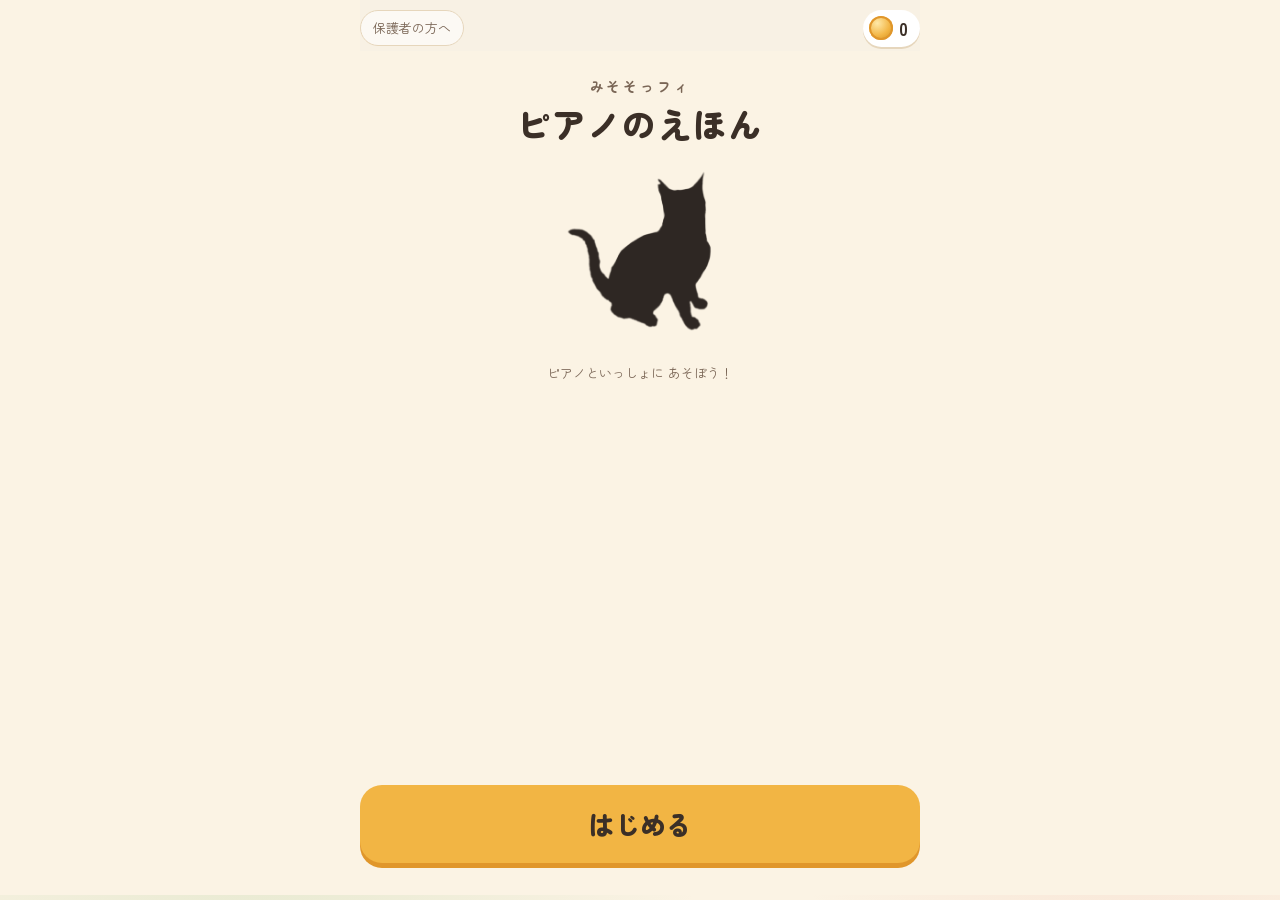
<file: piano/index.html>
<!doctype html>
<html lang="ja">
<head>
<meta charset="utf-8">
<meta name="viewport" content="width=device-width, initial-scale=1, maximum-scale=1, user-scalable=no, viewport-fit=cover">
<title>ピアノのえほん — みそそっフィ</title>
<meta name="theme-color" content="#FBF3E4">
<meta name="apple-mobile-web-app-capable" content="yes">
<link rel="preconnect" href="https://fonts.googleapis.com">
<link rel="preconnect" href="https://fonts.gstatic.com" crossorigin>
<link rel="stylesheet" href="https://fonts.googleapis.com/css2?family=Zen+Maru+Gothic:wght@500;700;900&display=swap">
<link rel="stylesheet" href="style.css?v=20261125a">
</head>
<body>
<div class="paper" aria-hidden="true"></div>
<header class="top">
  <button class="back-btn" id="homeBtn" type="button" hidden>⌂ ホーム</button>
  <button class="parent-btn" id="parentBtn" type="button" aria-label="保護者の方へ">保護者の方へ</button>
  <div class="coins" id="coins" aria-label="コイン"><span class="coin" aria-hidden="true"></span><b id="coinN">0</b></div>
  <nav class="steps" id="steps" hidden><button type="button" id="prevBtn" aria-label="まえへ">‹</button><span id="stepDots" class="sdots"></span><button type="button" id="nextBtn" aria-label="つぎへ">›</button></nav>
</header>
<main id="view"></main>
<div class="sheet" id="sheet" hidden><div class="sheet-in" id="sheetIn" role="dialog" aria-modal="true"></div></div>
<div class="burst" id="burst" aria-hidden="true"></div>
<script src="../parts/piano.js?v=20261125a"></script>
<script src="../parts/listen.js?v=20261125a"></script>
<script src="app.js?v=20261125a"></script>
</body>
</html>
</file>
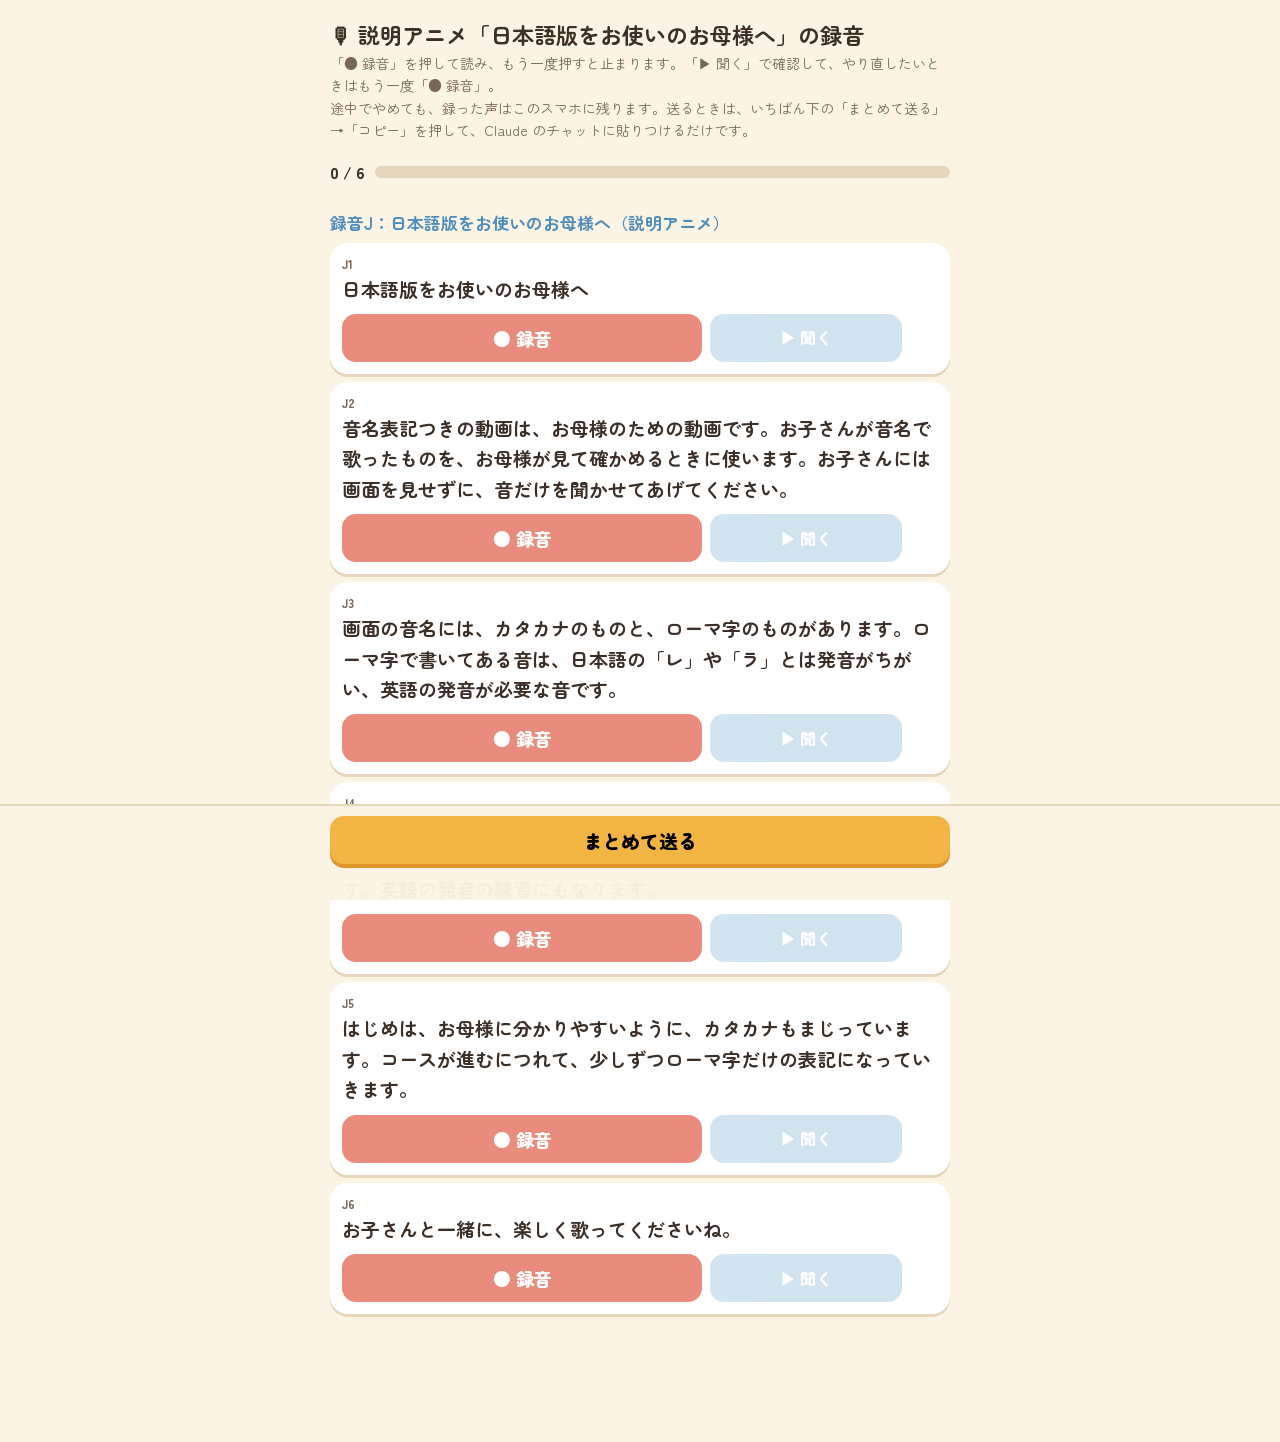
<file: piano/rec-ja-guide.html>
<!doctype html>
<html lang="ja">
<head>
<meta charset="utf-8">
<meta name="viewport" content="width=device-width, initial-scale=1, maximum-scale=1, user-scalable=no, viewport-fit=cover">
<title>説明アニメ 声の録音</title>
<link rel="preconnect" href="https://fonts.googleapis.com">
<link rel="preconnect" href="https://fonts.gstatic.com" crossorigin>
<link rel="stylesheet" href="https://fonts.googleapis.com/css2?family=Zen+Maru+Gothic:wght@500;700;900&display=swap">
<style>
:root{--paper:#FBF3E4;--ink:#3B2F27;--ink2:#7A6656;--sun:#F2B544;--sun2:#E0962B;--sky:#7FB2D6;--sky2:#4F8DBA;--rose:#E98C7E;--leaf:#8DBF7A}
*{box-sizing:border-box;touch-action:manipulation}
body{margin:0;background:var(--paper);color:var(--ink);font-family:"Zen Maru Gothic","Hiragino Maru Gothic ProN",sans-serif;
  padding:max(12px,env(safe-area-inset-top)) max(12px,env(safe-area-inset-right)) 120px max(12px,env(safe-area-inset-left))}
.wrap{max-width:620px;margin:0 auto}
h1{font-size:22px;margin:6px 0 2px}
.lead{font-size:14px;color:var(--ink2);margin:0 0 10px;line-height:1.6}
.prog{position:sticky;top:0;z-index:5;background:var(--paper);padding:8px 0;display:flex;align-items:center;gap:10px;font-weight:900}
.bar{flex:1;height:12px;background:#E6D6BC;border-radius:99px;overflow:hidden}
.bar i{display:block;height:100%;background:var(--leaf);width:0;transition:width .3s}
h2{font-size:17px;margin:18px 0 6px;color:var(--sky2)}
.line{background:#fff;border-radius:18px;padding:12px;margin:8px 0;box-shadow:0 3px 0 #E6D6BC}
.line.done{box-shadow:0 0 0 2px var(--leaf),0 3px 0 #E6D6BC}
.line.rec{box-shadow:0 0 0 3px var(--rose)}
.id{font-size:12px;font-weight:900;color:var(--ink2)}
.txt{font-size:19px;font-weight:700;line-height:1.6;margin:2px 0 10px}
.note{font-size:13px;color:var(--rose);font-weight:700}
.btns{display:flex;gap:8px}
button{font:inherit;font-weight:900;border:0;border-radius:14px;min-height:48px;padding:6px 12px;cursor:pointer}
.r{flex:2;background:var(--rose);color:#fff;font-size:18px}
.line.rec .r{background:#C0392B;animation:pulse 1s infinite}
@keyframes pulse{50%{opacity:.75}}
.p{flex:1;background:var(--sky);color:#fff}
.p[disabled]{opacity:.35}
.ok{font-size:22px;color:var(--leaf);align-self:center;width:28px;text-align:center}
.foot{position:fixed;left:0;right:0;bottom:0;background:rgba(251,243,228,.97);padding:10px max(12px,env(safe-area-inset-left)) max(12px,env(safe-area-inset-bottom));box-shadow:0 -2px 0 #E6D6BC;z-index:6}
.foot .in{max-width:620px;margin:0 auto;display:flex;flex-direction:column;gap:6px}
.send{background:var(--sun);box-shadow:0 4px 0 var(--sun2);font-size:19px;width:100%}
.linkbox{background:#fff;border-radius:14px;padding:10px;box-shadow:0 0 0 2px var(--leaf)}
.linkbox .lt{font-size:14px;font-weight:700;line-height:1.5;margin-bottom:6px}
.copy{width:100%;background:var(--leaf);color:#fff;font-size:18px}
.linkbox textarea{width:100%;height:60px;font-size:12px;margin-top:6px}
.msg{font-size:13px;color:var(--ink2);text-align:center;min-height:18px}
</style>
</head>
<body>
<div class="wrap">
  <h1>🎙 説明アニメ「日本語版をお使いのお母様へ」の録音</h1>
  <p class="lead">「● 録音」を押して読み、もう一度押すと止まります。「▶ 聞く」で確認して、やり直したいときはもう一度「● 録音」。<br>途中でやめても、録った声はこのスマホに残ります。送るときは、いちばん下の「まとめて送る」→「コピー」を押して、Claude のチャットに貼りつけるだけです。</p>
  <div class="prog"><span id="cnt">0 / 0</span><div class="bar"><i id="bar"></i></div></div>
  <div id="list"></div>
</div>
<div class="foot"><div class="in"><div id="linkbox" class="linkbox" hidden><div class="lt"></div><button type="button" class="copy">📋 コピー</button><textarea hidden readonly></textarea></div><button class="send" id="send">まとめて送る</button><div class="msg" id="msg"></div></div></div>
<script src="../config.js"></script>
<script>
"use strict";
const SCRIPT = [
 ["J","日本語版をお使いのお母様へ（説明アニメ）",[
  "日本語版をお使いのお母様へ",
  "音名表記つきの動画は、お母様のための動画です。お子さんが音名で歌ったものを、お母様が見て確かめるときに使います。お子さんには画面を見せずに、音だけを聞かせてあげてください。",
  "画面の音名には、カタカナのものと、ローマ字のものがあります。ローマ字で書いてある音は、日本語の「レ」や「ラ」とは発音がちがい、英語の発音が必要な音です。",
  "お子さんは、画面の字ではなく、耳で聞いて覚えていきます。聞いたとおりの発音で歌えるようになるので、字が読めなくても大丈夫です。英語の発音の練習にもなります。",
  "はじめは、お母様に分かりやすいように、カタカナもまじっています。コースが進むにつれて、少しずつローマ字だけの表記になっていきます。",
  "お子さんと一緒に、楽しく歌ってくださいね。"]]
];

/* ---- このスマホの中に保存（IndexedDB） ---- */
let db = null;
const openDB = () => new Promise(ok => { try { const r = indexedDB.open("miso-voice", 1); r.onupgradeneeded = () => r.result.createObjectStore("clips"); r.onsuccess = () => ok(db = r.result); r.onerror = () => ok(null); } catch (e) { ok(null); } });
const dbPut = (k, v) => new Promise(ok => { if (!db) return ok(); const t = db.transaction("clips", "readwrite"); t.objectStore("clips").put(v, k); t.oncomplete = ok; t.onerror = ok; });
const dbAll = () => new Promise(ok => { if (!db) return ok({}); const out = {}, t = db.transaction("clips"), s = t.objectStore("clips"); const c = s.openCursor(); c.onsuccess = () => { const r = c.result; if (r) { out[r.key] = r.value; r.continue(); } else ok(out); }; c.onerror = () => ok(out); });
const clips = {};   // id → Blob

const list = document.getElementById("list"); const rows = {}; let total = 0;
SCRIPT.forEach(([g, title, lines]) => {
  const h = document.createElement("h2"); h.textContent = `録音${g}：${title}`; list.appendChild(h);
  lines.forEach((raw, i) => {
    const [text, note] = raw.split("|"), id = g + (i + 1); total++;
    const d = document.createElement("div"); d.className = "line"; d.id = "L" + id;
    d.innerHTML = `<div class="id">${id}</div><div class="txt"></div>${note ? `<div class="note">（${note}）</div>` : ""}
      <div class="btns"><button class="r" type="button">● 録音</button><button class="p" type="button" disabled>▶ 聞く</button><span class="ok"></span></div>`;
    d.querySelector(".txt").textContent = text; list.appendChild(d);
    rows[id] = d; d.querySelector(".r").onclick = () => toggleRec(id); d.querySelector(".p").onclick = () => play(id);
  });
});
function refresh() {
  let n = 0; for (const id in rows) { const has = !!clips[id]; rows[id].classList.toggle("done", has); rows[id].querySelector(".p").disabled = !has; rows[id].querySelector(".ok").textContent = has ? "✓" : ""; if (has) n++; }
  document.getElementById("cnt").textContent = `${n} / ${total}`; document.getElementById("bar").style.width = (n / total * 100) + "%";
}

/* ---- 録音 ----
   iPhone の Safari は、同じマイクを2回目に使うと録音が空になることがあるので、
   1行ごとにマイクを開き直し、終わったら必ずマイクを閉じる。 */
let cur = null, player = null;   // cur = { id, rec, stream, chunks }
const mime = ["audio/mp4", "audio/webm;codecs=opus", "audio/webm", "audio/ogg"].find(t => window.MediaRecorder && MediaRecorder.isTypeSupported && MediaRecorder.isTypeSupported(t)) || "";
function stopCur() {
  return new Promise(ok => {
    if (!cur) return ok(); const c = cur; cur = null;
    c.rec.addEventListener("stop", () => ok(), { once: true });
    try { if (c.rec.state !== "inactive") c.rec.stop(); else ok(); } catch (e) { ok(); }
  });
}
async function toggleRec(id) {
  if (player) { player.pause(); player = null; }
  const wasId = cur && cur.id; await stopCur(); if (wasId === id) return;
  let stream;
  try { if (navigator.audioSession) navigator.audioSession.type = "play-and-record"; } catch (e) { }
  try { stream = await navigator.mediaDevices.getUserMedia({ audio: { echoCancellation: false, noiseSuppression: false, autoGainControl: false, channelCount: 1, sampleRate: 48000 } }); }
  catch (e) { msg("マイクが使えませんでした。設定でマイクを許可してください。"); return; }
  const chunks = [], rec = new MediaRecorder(stream, mime ? { mimeType: mime } : undefined), row = rows[id];
  cur = { id, rec, stream, chunks };
  rec.ondataavailable = e => { if (e.data && e.data.size) chunks.push(e.data); };
  rec.onstop = async () => {
    stream.getTracks().forEach(t => t.stop());
    const b = new Blob(chunks, { type: rec.mimeType || mime || "audio/mp4" });
    row.classList.remove("rec"); row.querySelector(".r").textContent = "● 録音";
    if (b.size > 800) { clips[id] = b; await dbPut(id, b); msg(`${id} を保存しました`); } else msg(`${id} がうまく録れませんでした。もう一度どうぞ`);
    refresh();
  };
  rec.start(500); row.classList.add("rec"); row.querySelector(".r").textContent = "■ 止める"; msg(`${id} 録音中…`);
}
function play(id) { if (!clips[id]) return; if (player) player.pause();
  try { if (navigator.audioSession) navigator.audioSession.type = "playback"; } catch (e) { }
  player = new Audio(URL.createObjectURL(clips[id])); player.volume = 1; player.setAttribute("playsinline", "");
  player.play().then(() => msg(`${id} を再生中…（聞こえないときは、iPhoneの音量を上げて、横のマナーモードのスイッチを切ってください）`)).catch(() => msg("再生できませんでした。もう一度「▶ 聞く」を押してください")); }
const msg = t => { document.getElementById("msg").textContent = t; };

/* ---- まとめて1つのファイル（zip）にする ---- */
const CRC = (() => { const t = new Uint32Array(256); for (let n = 0; n < 256; n++) { let c = n; for (let k = 0; k < 8; k++) c = c & 1 ? 0xEDB88320 ^ (c >>> 1) : c >>> 1; t[n] = c >>> 0; } return t; })();
const crc32 = u => { let c = 0xFFFFFFFF; for (let i = 0; i < u.length; i++) c = CRC[(c ^ u[i]) & 255] ^ (c >>> 8); return (c ^ 0xFFFFFFFF) >>> 0; };
async function makeZip(files) {
  const enc = new TextEncoder(), parts = [], central = []; let off = 0;
  for (const [name, blob] of files) {
    const data = new Uint8Array(await blob.arrayBuffer()), nm = enc.encode(name), crc = crc32(data);
    const h = new DataView(new ArrayBuffer(30)); h.setUint32(0, 0x04034b50, true); h.setUint16(4, 20, true); h.setUint16(6, 0x0800, true); h.setUint16(8, 0, true);
    h.setUint32(14, crc, true); h.setUint32(18, data.length, true); h.setUint32(22, data.length, true); h.setUint16(26, nm.length, true);
    parts.push(h.buffer, nm, data);
    const c = new DataView(new ArrayBuffer(46)); c.setUint32(0, 0x02014b50, true); c.setUint16(4, 20, true); c.setUint16(6, 20, true); c.setUint16(8, 0x0800, true);
    c.setUint32(16, crc, true); c.setUint32(20, data.length, true); c.setUint32(24, data.length, true); c.setUint16(28, nm.length, true); c.setUint32(42, off, true);
    central.push(c.buffer, nm); off += 30 + nm.length + data.length;
  }
  const csize = central.reduce((a, b) => a + b.byteLength, 0), e = new DataView(new ArrayBuffer(22));
  e.setUint32(0, 0x06054b50, true); e.setUint16(8, files.length, true); e.setUint16(10, files.length, true); e.setUint32(12, csize, true); e.setUint32(16, off, true);
  return new Blob([...parts, ...central, e.buffer], { type: "application/zip" });
}
/* ---- 送る：練習アプリと同じログインで、声を Supabase（練習アプリの保存場所）に上げ、
   チャットに貼るリンクを作る。ログインしていないときは、ファイルで送る。 */
async function getSession() {
  const C = window.MISOSOFI_CONFIG; if (!C) return null;
  let s = null; try { s = JSON.parse(localStorage.getItem("misosofi-auth") || "null"); } catch (e) { }
  if (s && s.currentSession) s = s.currentSession;
  if (!s || !s.access_token || !s.user) return null;
  if ((s.expires_at || 0) * 1000 < Date.now() + 60000 && s.refresh_token) {
    try {
      const r = await fetch(C.supabaseUrl + "/auth/v1/token?grant_type=refresh_token", { method: "POST", headers: { apikey: C.supabaseAnonKey, "Content-Type": "application/json" }, body: JSON.stringify({ refresh_token: s.refresh_token }) });
      if (r.ok) { const n = await r.json(); s = n; try { localStorage.setItem("misosofi-auth", JSON.stringify(n)); } catch (e) { } } else return null;
    } catch (e) { return null; }
  }
  return s;
}
async function uploadZip(file) {
  const C = window.MISOSOFI_CONFIG, s = await getSession(); if (!s) return null;
  const path = `${s.user.id}/ja-guide-voice/${file.name}`, h = { apikey: C.supabaseAnonKey, Authorization: "Bearer " + s.access_token };
  const up = await fetch(`${C.supabaseUrl}/storage/v1/object/recordings/${path}`, { method: "POST", headers: { ...h, "Content-Type": "application/zip", "x-upsert": "true" }, body: file });
  if (!up.ok) return null;
  const sg = await fetch(`${C.supabaseUrl}/storage/v1/object/sign/recordings/${path}`, { method: "POST", headers: { ...h, "Content-Type": "application/json" }, body: JSON.stringify({ expiresIn: 60 * 60 * 24 * 7 }) });
  if (!sg.ok) return null; const j = await sg.json(); const u = j.signedURL || j.signedUrl; if (!u) return null;
  return C.supabaseUrl + "/storage/v1" + (u.startsWith("/") ? u : "/" + u);
}
function showLink(url, n) {
  const box = document.getElementById("linkbox"); box.hidden = false;
  box.querySelector(".lt").textContent = `${n}個の声を送れる形にしました。下の「コピー」を押して、Claude のチャットに貼りつけて送ってください。`;
  const b = box.querySelector("button"); b.textContent = "📋 コピー";
  b.onclick = async () => { try { await navigator.clipboard.writeText("ピアノのえほん 声：" + url); b.textContent = "✓ コピーしました。チャットに貼りつけてね"; } catch (e) { box.querySelector("textarea").hidden = false; box.querySelector("textarea").value = url; box.querySelector("textarea").select(); b.textContent = "下の文字を長押ししてコピーしてね"; } };
}
document.getElementById("send").onclick = async () => {
  await stopCur();
  const order = Object.keys(rows).filter(id => clips[id]); if (!order.length) { msg("まだ録音がありません"); return; }
  const ext = t => /mp4|m4a|aac/.test(t) ? "m4a" : /ogg/.test(t) ? "ogg" : "webm";
  msg("まとめています…");
  const zip = await makeZip(order.map(id => [`${id}.${ext(clips[id].type)}`, clips[id]]));
  const d = new Date(), stamp = `${d.getMonth() + 1}${String(d.getDate()).padStart(2, "0")}-${String(d.getHours()).padStart(2, "0")}${String(d.getMinutes()).padStart(2, "0")}`;
  const file = new File([zip], `ja-guide-voice-${stamp}.zip`, { type: "application/zip" });
  msg("送っています…");
  let url = null; try { url = await uploadZip(file); } catch (e) { }
  if (url) { msg(""); showLink(url, order.length); return; }
  msg("練習アプリにログインしていないので、ファイルで送ります");
  if (navigator.canShare && navigator.canShare({ files: [file] })) { try { await navigator.share({ files: [file], title: "ピアノのえほん 声" }); return; } catch (e) { if (e.name === "AbortError") return; } }
  const a = document.createElement("a"); a.href = URL.createObjectURL(file); a.download = file.name; document.body.appendChild(a); a.click(); a.remove();
};

openDB().then(dbAll).then(all => { Object.assign(clips, all); refresh(); });
refresh();
</script>
</body>
</html>
</file>
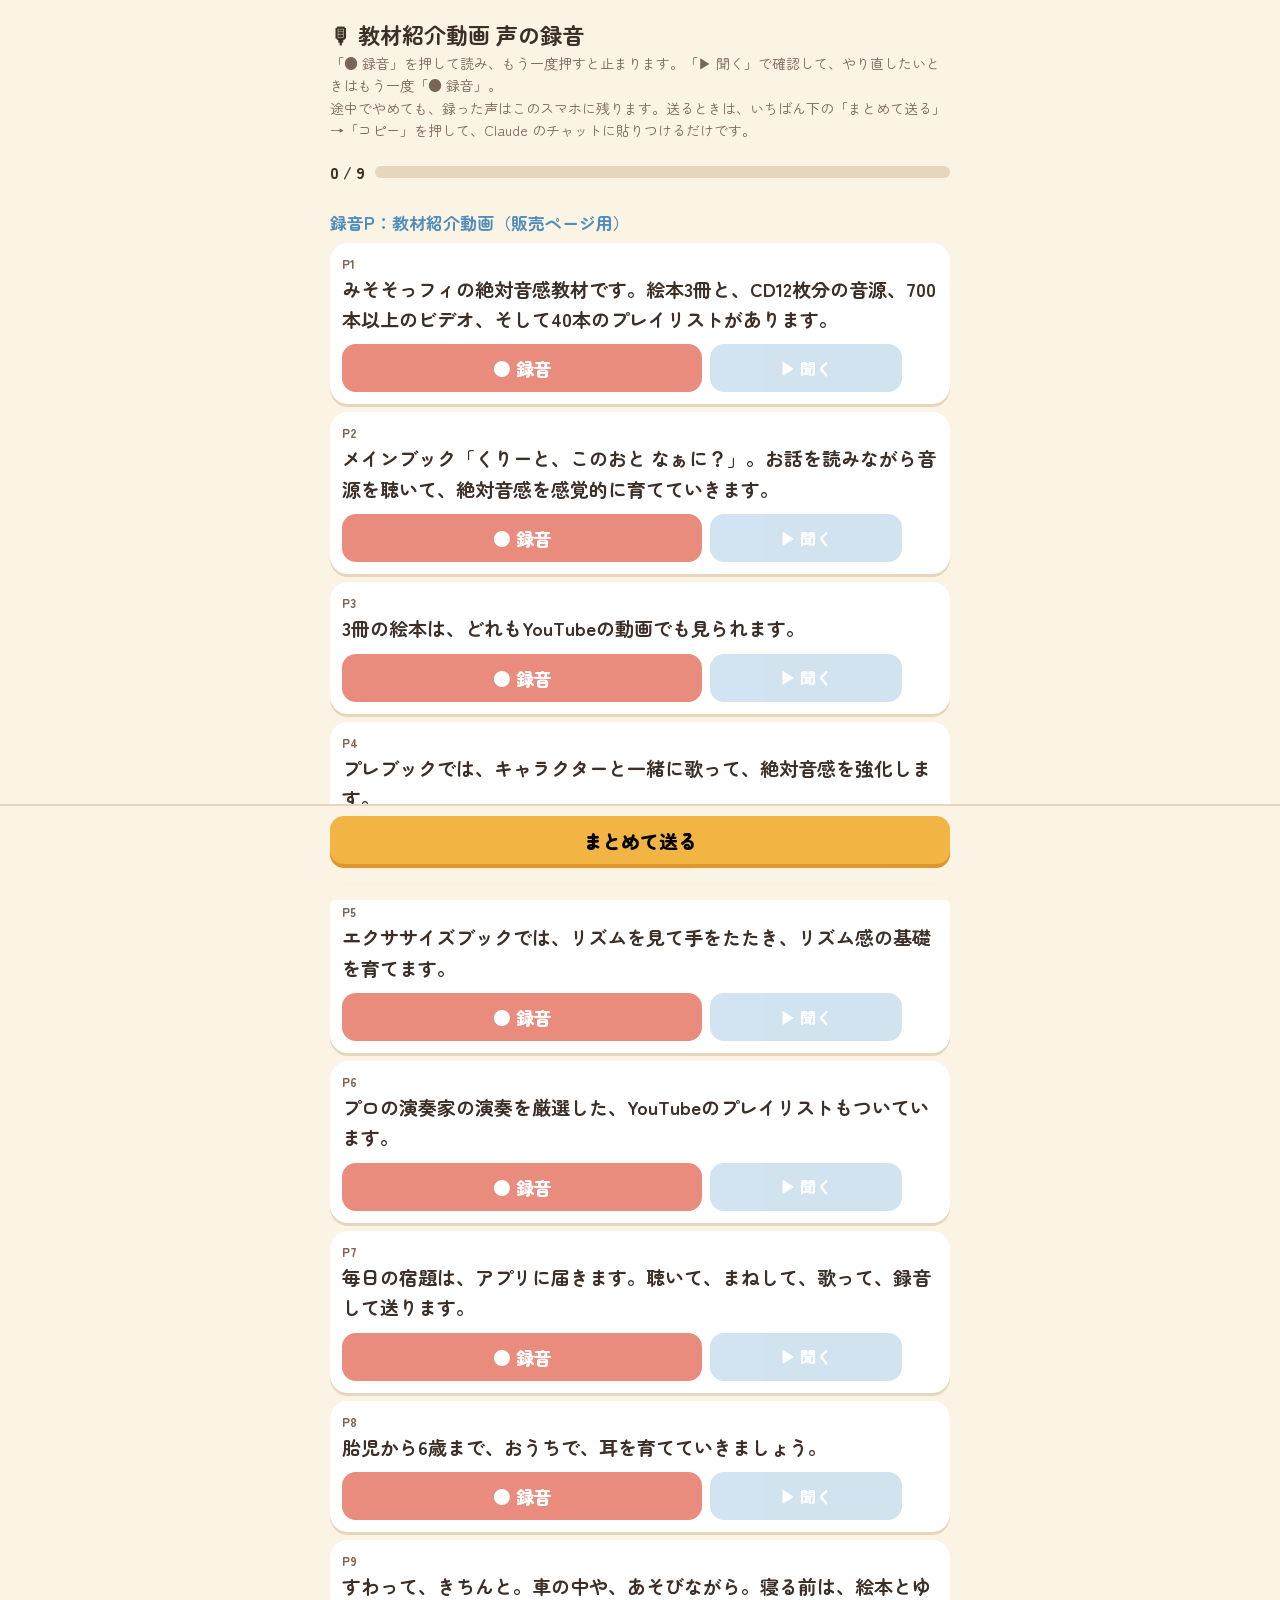
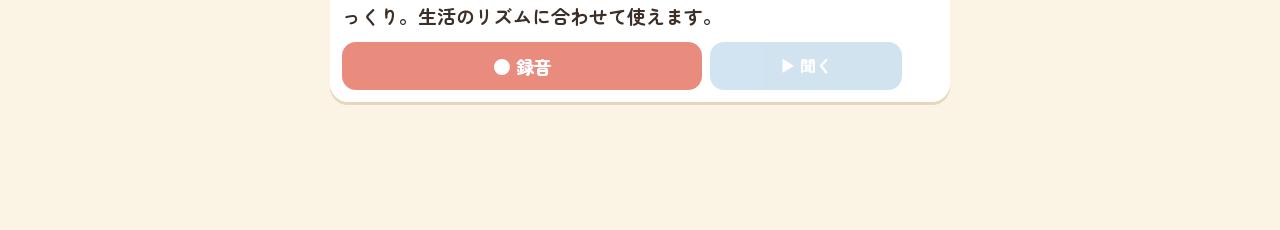
<file: piano/rec-promo.html>
<!doctype html>
<html lang="ja">
<head>
<meta charset="utf-8">
<meta name="viewport" content="width=device-width, initial-scale=1, maximum-scale=1, user-scalable=no, viewport-fit=cover">
<title>教材紹介動画 声の録音</title>
<link rel="preconnect" href="https://fonts.googleapis.com">
<link rel="preconnect" href="https://fonts.gstatic.com" crossorigin>
<link rel="stylesheet" href="https://fonts.googleapis.com/css2?family=Zen+Maru+Gothic:wght@500;700;900&display=swap">
<style>
:root{--paper:#FBF3E4;--ink:#3B2F27;--ink2:#7A6656;--sun:#F2B544;--sun2:#E0962B;--sky:#7FB2D6;--sky2:#4F8DBA;--rose:#E98C7E;--leaf:#8DBF7A}
*{box-sizing:border-box;touch-action:manipulation}
body{margin:0;background:var(--paper);color:var(--ink);font-family:"Zen Maru Gothic","Hiragino Maru Gothic ProN",sans-serif;
  padding:max(12px,env(safe-area-inset-top)) max(12px,env(safe-area-inset-right)) 120px max(12px,env(safe-area-inset-left))}
.wrap{max-width:620px;margin:0 auto}
h1{font-size:22px;margin:6px 0 2px}
.lead{font-size:14px;color:var(--ink2);margin:0 0 10px;line-height:1.6}
.prog{position:sticky;top:0;z-index:5;background:var(--paper);padding:8px 0;display:flex;align-items:center;gap:10px;font-weight:900}
.bar{flex:1;height:12px;background:#E6D6BC;border-radius:99px;overflow:hidden}
.bar i{display:block;height:100%;background:var(--leaf);width:0;transition:width .3s}
h2{font-size:17px;margin:18px 0 6px;color:var(--sky2)}
.line{background:#fff;border-radius:18px;padding:12px;margin:8px 0;box-shadow:0 3px 0 #E6D6BC}
.line.done{box-shadow:0 0 0 2px var(--leaf),0 3px 0 #E6D6BC}
.line.rec{box-shadow:0 0 0 3px var(--rose)}
.id{font-size:12px;font-weight:900;color:var(--ink2)}
.txt{font-size:19px;font-weight:700;line-height:1.6;margin:2px 0 10px}
.note{font-size:13px;color:var(--rose);font-weight:700}
.btns{display:flex;gap:8px}
button{font:inherit;font-weight:900;border:0;border-radius:14px;min-height:48px;padding:6px 12px;cursor:pointer}
.r{flex:2;background:var(--rose);color:#fff;font-size:18px}
.line.rec .r{background:#C0392B;animation:pulse 1s infinite}
@keyframes pulse{50%{opacity:.75}}
.p{flex:1;background:var(--sky);color:#fff}
.p[disabled]{opacity:.35}
.ok{font-size:22px;color:var(--leaf);align-self:center;width:28px;text-align:center}
.foot{position:fixed;left:0;right:0;bottom:0;background:rgba(251,243,228,.97);padding:10px max(12px,env(safe-area-inset-left)) max(12px,env(safe-area-inset-bottom));box-shadow:0 -2px 0 #E6D6BC;z-index:6}
.foot .in{max-width:620px;margin:0 auto;display:flex;flex-direction:column;gap:6px}
.send{background:var(--sun);box-shadow:0 4px 0 var(--sun2);font-size:19px;width:100%}
.linkbox{background:#fff;border-radius:14px;padding:10px;box-shadow:0 0 0 2px var(--leaf)}
.linkbox .lt{font-size:14px;font-weight:700;line-height:1.5;margin-bottom:6px}
.copy{width:100%;background:var(--leaf);color:#fff;font-size:18px}
.linkbox textarea{width:100%;height:60px;font-size:12px;margin-top:6px}
.msg{font-size:13px;color:var(--ink2);text-align:center;min-height:18px}
</style>
</head>
<body>
<div class="wrap">
  <h1>🎙 教材紹介動画 声の録音</h1>
  <p class="lead">「● 録音」を押して読み、もう一度押すと止まります。「▶ 聞く」で確認して、やり直したいときはもう一度「● 録音」。<br>途中でやめても、録った声はこのスマホに残ります。送るときは、いちばん下の「まとめて送る」→「コピー」を押して、Claude のチャットに貼りつけるだけです。</p>
  <div class="prog"><span id="cnt">0 / 0</span><div class="bar"><i id="bar"></i></div></div>
  <div id="list"></div>
</div>
<div class="foot"><div class="in"><div id="linkbox" class="linkbox" hidden><div class="lt"></div><button type="button" class="copy">📋 コピー</button><textarea hidden readonly></textarea></div><button class="send" id="send">まとめて送る</button><div class="msg" id="msg"></div></div></div>
<script src="../config.js"></script>
<script>
"use strict";
const SCRIPT = [
 ["P","教材紹介動画（販売ページ用）",[
  "みそそっフィの絶対音感教材です。絵本3冊と、CD12枚分の音源、700本以上のビデオ、そして40本のプレイリストがあります。",
  "メインブック「くりーと、このおと なぁに？」。お話を読みながら音源を聴いて、絶対音感を感覚的に育てていきます。",
  "3冊の絵本は、どれもYouTubeの動画でも見られます。",
  "プレブックでは、キャラクターと一緒に歌って、絶対音感を強化します。",
  "エクササイズブックでは、リズムを見て手をたたき、リズム感の基礎を育てます。",
  "プロの演奏家の演奏を厳選した、YouTubeのプレイリストもついています。",
  "毎日の宿題は、アプリに届きます。聴いて、まねして、歌って、録音して送ります。",
  "胎児から6歳まで、おうちで、耳を育てていきましょう。",
  "すわって、きちんと。車の中や、あそびながら。寝る前は、絵本とゆっくり。生活のリズムに合わせて使えます。"]],
];

/* ---- このスマホの中に保存（IndexedDB） ---- */
let db = null;
const openDB = () => new Promise(ok => { try { const r = indexedDB.open("miso-promo-voice", 1); r.onupgradeneeded = () => r.result.createObjectStore("clips"); r.onsuccess = () => ok(db = r.result); r.onerror = () => ok(null); } catch (e) { ok(null); } });
const dbPut = (k, v) => new Promise(ok => { if (!db) return ok(); const t = db.transaction("clips", "readwrite"); t.objectStore("clips").put(v, k); t.oncomplete = ok; t.onerror = ok; });
const dbAll = () => new Promise(ok => { if (!db) return ok({}); const out = {}, t = db.transaction("clips"), s = t.objectStore("clips"); const c = s.openCursor(); c.onsuccess = () => { const r = c.result; if (r) { out[r.key] = r.value; r.continue(); } else ok(out); }; c.onerror = () => ok(out); });
const clips = {};   // id → Blob

const list = document.getElementById("list"); const rows = {}; let total = 0;
SCRIPT.forEach(([g, title, lines]) => {
  const h = document.createElement("h2"); h.textContent = `録音${g}：${title}`; list.appendChild(h);
  lines.forEach((raw, i) => {
    const [text, note] = raw.split("|"), id = g + (i + 1); total++;
    const d = document.createElement("div"); d.className = "line"; d.id = "L" + id;
    d.innerHTML = `<div class="id">${id}</div><div class="txt"></div>${note ? `<div class="note">（${note}）</div>` : ""}
      <div class="btns"><button class="r" type="button">● 録音</button><button class="p" type="button" disabled>▶ 聞く</button><span class="ok"></span></div>`;
    d.querySelector(".txt").textContent = text; list.appendChild(d);
    rows[id] = d; d.querySelector(".r").onclick = () => toggleRec(id); d.querySelector(".p").onclick = () => play(id);
  });
});
function refresh() {
  let n = 0; for (const id in rows) { const has = !!clips[id]; rows[id].classList.toggle("done", has); rows[id].querySelector(".p").disabled = !has; rows[id].querySelector(".ok").textContent = has ? "✓" : ""; if (has) n++; }
  document.getElementById("cnt").textContent = `${n} / ${total}`; document.getElementById("bar").style.width = (n / total * 100) + "%";
}

/* ---- 録音 ----
   iPhone の Safari は、同じマイクを2回目に使うと録音が空になることがあるので、
   1行ごとにマイクを開き直し、終わったら必ずマイクを閉じる。 */
let cur = null, player = null;   // cur = { id, rec, stream, chunks }
const mime = ["audio/mp4", "audio/webm;codecs=opus", "audio/webm", "audio/ogg"].find(t => window.MediaRecorder && MediaRecorder.isTypeSupported && MediaRecorder.isTypeSupported(t)) || "";
function stopCur() {
  return new Promise(ok => {
    if (!cur) return ok(); const c = cur; cur = null;
    c.rec.addEventListener("stop", () => ok(), { once: true });
    try { if (c.rec.state !== "inactive") c.rec.stop(); else ok(); } catch (e) { ok(); }
  });
}
async function toggleRec(id) {
  if (player) { player.pause(); player = null; }
  const wasId = cur && cur.id; await stopCur(); if (wasId === id) return;
  let stream;
  try { stream = await navigator.mediaDevices.getUserMedia({ audio: { echoCancellation: true, noiseSuppression: true, autoGainControl: true } }); }
  catch (e) { msg("マイクが使えませんでした。設定でマイクを許可してください。"); return; }
  const chunks = [], rec = new MediaRecorder(stream, mime ? { mimeType: mime } : undefined), row = rows[id];
  cur = { id, rec, stream, chunks };
  rec.ondataavailable = e => { if (e.data && e.data.size) chunks.push(e.data); };
  rec.onstop = async () => {
    stream.getTracks().forEach(t => t.stop());
    const b = new Blob(chunks, { type: rec.mimeType || mime || "audio/mp4" });
    row.classList.remove("rec"); row.querySelector(".r").textContent = "● 録音";
    if (b.size > 800) { clips[id] = b; await dbPut(id, b); msg(`${id} を保存しました`); } else msg(`${id} がうまく録れませんでした。もう一度どうぞ`);
    refresh();
  };
  rec.start(500); row.classList.add("rec"); row.querySelector(".r").textContent = "■ 止める"; msg(`${id} 録音中…`);
}
function play(id) { if (!clips[id]) return; if (player) player.pause(); player = new Audio(URL.createObjectURL(clips[id])); player.play().catch(() => { }); }
const msg = t => { document.getElementById("msg").textContent = t; };

/* ---- まとめて1つのファイル（zip）にする ---- */
const CRC = (() => { const t = new Uint32Array(256); for (let n = 0; n < 256; n++) { let c = n; for (let k = 0; k < 8; k++) c = c & 1 ? 0xEDB88320 ^ (c >>> 1) : c >>> 1; t[n] = c >>> 0; } return t; })();
const crc32 = u => { let c = 0xFFFFFFFF; for (let i = 0; i < u.length; i++) c = CRC[(c ^ u[i]) & 255] ^ (c >>> 8); return (c ^ 0xFFFFFFFF) >>> 0; };
async function makeZip(files) {
  const enc = new TextEncoder(), parts = [], central = []; let off = 0;
  for (const [name, blob] of files) {
    const data = new Uint8Array(await blob.arrayBuffer()), nm = enc.encode(name), crc = crc32(data);
    const h = new DataView(new ArrayBuffer(30)); h.setUint32(0, 0x04034b50, true); h.setUint16(4, 20, true); h.setUint16(6, 0x0800, true); h.setUint16(8, 0, true);
    h.setUint32(14, crc, true); h.setUint32(18, data.length, true); h.setUint32(22, data.length, true); h.setUint16(26, nm.length, true);
    parts.push(h.buffer, nm, data);
    const c = new DataView(new ArrayBuffer(46)); c.setUint32(0, 0x02014b50, true); c.setUint16(4, 20, true); c.setUint16(6, 20, true); c.setUint16(8, 0x0800, true);
    c.setUint32(16, crc, true); c.setUint32(20, data.length, true); c.setUint32(24, data.length, true); c.setUint16(28, nm.length, true); c.setUint32(42, off, true);
    central.push(c.buffer, nm); off += 30 + nm.length + data.length;
  }
  const csize = central.reduce((a, b) => a + b.byteLength, 0), e = new DataView(new ArrayBuffer(22));
  e.setUint32(0, 0x06054b50, true); e.setUint16(8, files.length, true); e.setUint16(10, files.length, true); e.setUint32(12, csize, true); e.setUint32(16, off, true);
  return new Blob([...parts, ...central, e.buffer], { type: "application/zip" });
}
/* ---- 送る：練習アプリと同じログインで、声を Supabase（練習アプリの保存場所）に上げ、
   チャットに貼るリンクを作る。ログインしていないときは、ファイルで送る。 */
async function getSession() {
  const C = window.MISOSOFI_CONFIG; if (!C) return null;
  let s = null; try { s = JSON.parse(localStorage.getItem("misosofi-auth") || "null"); } catch (e) { }
  if (s && s.currentSession) s = s.currentSession;
  if (!s || !s.access_token || !s.user) return null;
  if ((s.expires_at || 0) * 1000 < Date.now() + 60000 && s.refresh_token) {
    try {
      const r = await fetch(C.supabaseUrl + "/auth/v1/token?grant_type=refresh_token", { method: "POST", headers: { apikey: C.supabaseAnonKey, "Content-Type": "application/json" }, body: JSON.stringify({ refresh_token: s.refresh_token }) });
      if (r.ok) { const n = await r.json(); s = n; try { localStorage.setItem("misosofi-auth", JSON.stringify(n)); } catch (e) { } } else return null;
    } catch (e) { return null; }
  }
  return s;
}
async function uploadZip(file) {
  const C = window.MISOSOFI_CONFIG, s = await getSession(); if (!s) return null;
  const path = `${s.user.id}/promo-voice/${file.name}`, h = { apikey: C.supabaseAnonKey, Authorization: "Bearer " + s.access_token };
  const up = await fetch(`${C.supabaseUrl}/storage/v1/object/recordings/${path}`, { method: "POST", headers: { ...h, "Content-Type": "application/zip", "x-upsert": "true" }, body: file });
  if (!up.ok) return null;
  const sg = await fetch(`${C.supabaseUrl}/storage/v1/object/sign/recordings/${path}`, { method: "POST", headers: { ...h, "Content-Type": "application/json" }, body: JSON.stringify({ expiresIn: 60 * 60 * 24 * 7 }) });
  if (!sg.ok) return null; const j = await sg.json(); const u = j.signedURL || j.signedUrl; if (!u) return null;
  return C.supabaseUrl + "/storage/v1" + (u.startsWith("/") ? u : "/" + u);
}
function showLink(url, n) {
  const box = document.getElementById("linkbox"); box.hidden = false;
  box.querySelector(".lt").textContent = `${n}個の声を送れる形にしました。下の「コピー」を押して、Claude のチャットに貼りつけて送ってください。`;
  const b = box.querySelector("button"); b.textContent = "📋 コピー";
  b.onclick = async () => { try { await navigator.clipboard.writeText("ピアノのえほん 声：" + url); b.textContent = "✓ コピーしました。チャットに貼りつけてね"; } catch (e) { box.querySelector("textarea").hidden = false; box.querySelector("textarea").value = url; box.querySelector("textarea").select(); b.textContent = "下の文字を長押ししてコピーしてね"; } };
}
document.getElementById("send").onclick = async () => {
  await stopCur();
  const order = Object.keys(rows).filter(id => clips[id]); if (!order.length) { msg("まだ録音がありません"); return; }
  const ext = t => /mp4|m4a|aac/.test(t) ? "m4a" : /ogg/.test(t) ? "ogg" : "webm";
  msg("まとめています…");
  const zip = await makeZip(order.map(id => [`${id}.${ext(clips[id].type)}`, clips[id]]));
  const d = new Date(), stamp = `${d.getMonth() + 1}${String(d.getDate()).padStart(2, "0")}-${String(d.getHours()).padStart(2, "0")}${String(d.getMinutes()).padStart(2, "0")}`;
  const file = new File([zip], `promo-voice-${stamp}.zip`, { type: "application/zip" });
  msg("送っています…");
  let url = null; try { url = await uploadZip(file); } catch (e) { }
  if (url) { msg(""); showLink(url, order.length); return; }
  msg("練習アプリにログインしていないので、ファイルで送ります");
  if (navigator.canShare && navigator.canShare({ files: [file] })) { try { await navigator.share({ files: [file], title: "ピアノのえほん 声" }); return; } catch (e) { if (e.name === "AbortError") return; } }
  const a = document.createElement("a"); a.href = URL.createObjectURL(file); a.download = file.name; document.body.appendChild(a); a.click(); a.remove();
};

openDB().then(dbAll).then(all => { Object.assign(clips, all); refresh(); });
refresh();
</script>
</body>
</html>
</file>
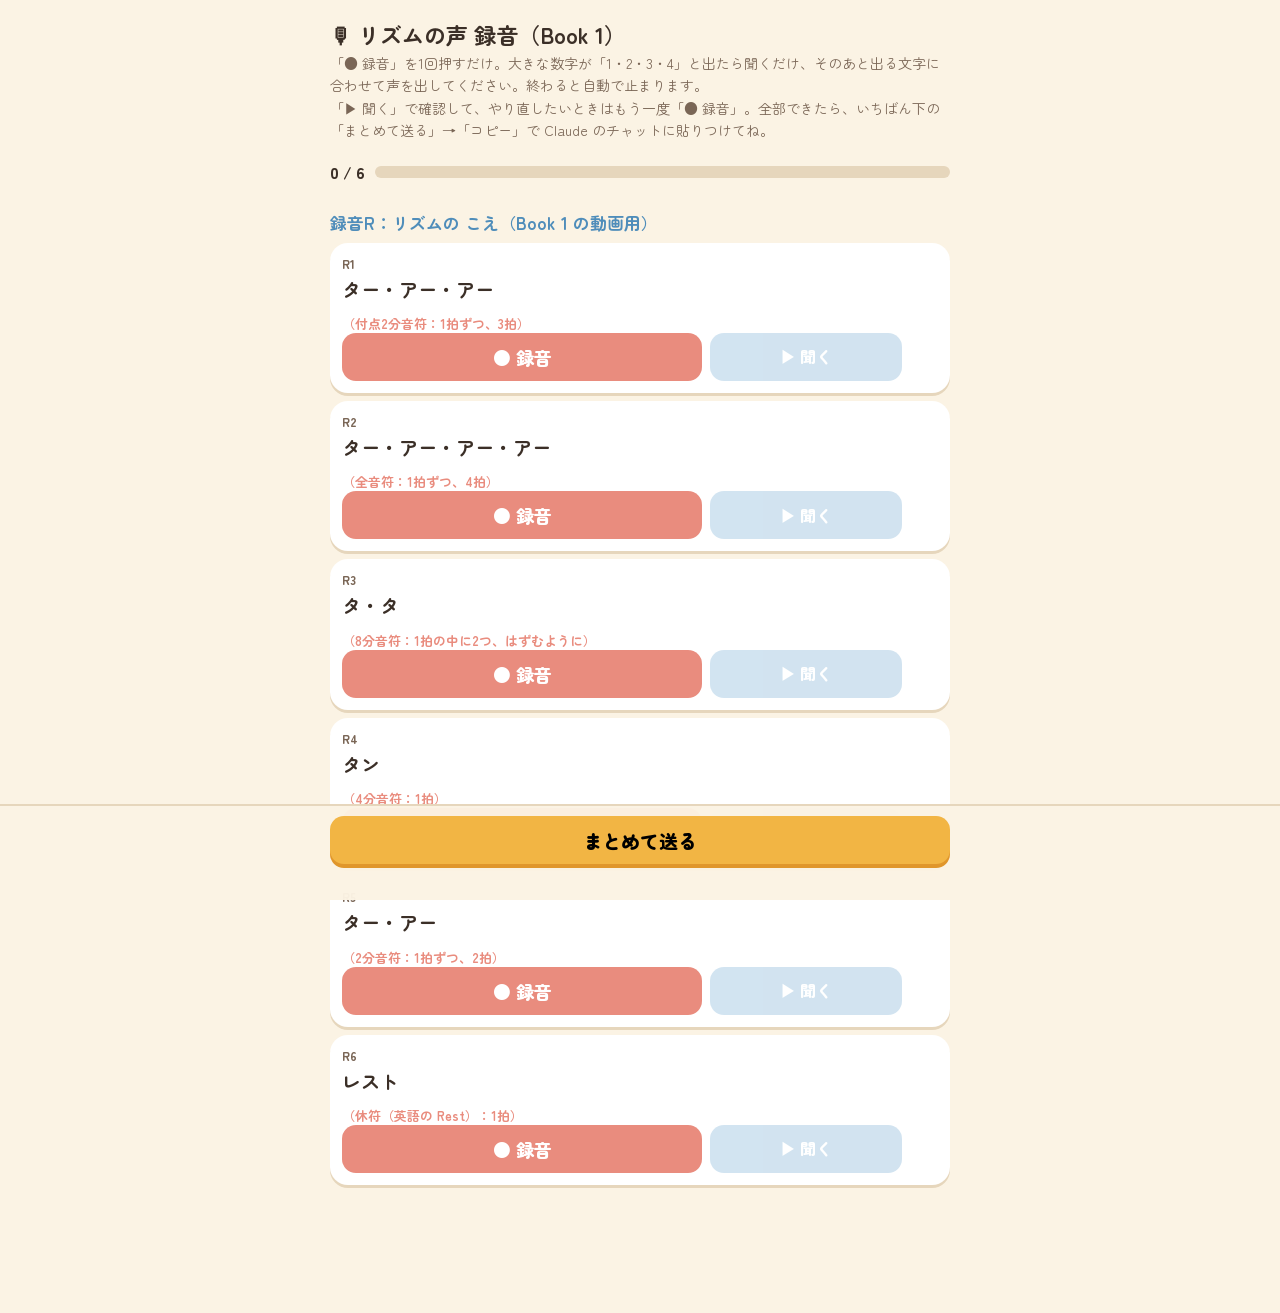
<file: piano/rec-rhythm.html>
<!doctype html>
<html lang="ja">
<head>
<meta charset="utf-8">
<meta name="viewport" content="width=device-width, initial-scale=1, maximum-scale=1, user-scalable=no, viewport-fit=cover">
<title>リズムの声 録音</title>
<link rel="preconnect" href="https://fonts.googleapis.com">
<link rel="preconnect" href="https://fonts.gstatic.com" crossorigin>
<link rel="stylesheet" href="https://fonts.googleapis.com/css2?family=Zen+Maru+Gothic:wght@500;700;900&display=swap">
<style>
:root{--paper:#FBF3E4;--ink:#3B2F27;--ink2:#7A6656;--sun:#F2B544;--sun2:#E0962B;--sky:#7FB2D6;--sky2:#4F8DBA;--rose:#E98C7E;--leaf:#8DBF7A}
*{box-sizing:border-box;touch-action:manipulation}
body{margin:0;background:var(--paper);color:var(--ink);font-family:"Zen Maru Gothic","Hiragino Maru Gothic ProN",sans-serif;
  padding:max(12px,env(safe-area-inset-top)) max(12px,env(safe-area-inset-right)) 120px max(12px,env(safe-area-inset-left))}
.wrap{max-width:620px;margin:0 auto}
h1{font-size:22px;margin:6px 0 2px}
.lead{font-size:14px;color:var(--ink2);margin:0 0 10px;line-height:1.6}
.prog{position:sticky;top:0;z-index:5;background:var(--paper);padding:8px 0;display:flex;align-items:center;gap:10px;font-weight:900}
.bar{flex:1;height:12px;background:#E6D6BC;border-radius:99px;overflow:hidden}
.bar i{display:block;height:100%;background:var(--leaf);width:0;transition:width .3s}
h2{font-size:17px;margin:18px 0 6px;color:var(--sky2)}
.line{background:#fff;border-radius:18px;padding:12px;margin:8px 0;box-shadow:0 3px 0 #E6D6BC}
.line.done{box-shadow:0 0 0 2px var(--leaf),0 3px 0 #E6D6BC}
.line.rec{box-shadow:0 0 0 3px var(--rose)}
.id{font-size:12px;font-weight:900;color:var(--ink2)}
.txt{font-size:19px;font-weight:700;line-height:1.6;margin:2px 0 10px}
.note{font-size:13px;color:var(--rose);font-weight:700}
.btns{display:flex;gap:8px}
button{font:inherit;font-weight:900;border:0;border-radius:14px;min-height:48px;padding:6px 12px;cursor:pointer}
.r{flex:2;background:var(--rose);color:#fff;font-size:18px}
.line.rec .r{background:#C0392B;animation:pulse 1s infinite}
@keyframes pulse{50%{opacity:.75}}
.p{flex:1;background:var(--sky);color:#fff}
.p[disabled]{opacity:.35}
.ok{font-size:22px;color:var(--leaf);align-self:center;width:28px;text-align:center}
.foot{position:fixed;left:0;right:0;bottom:0;background:rgba(251,243,228,.97);padding:10px max(12px,env(safe-area-inset-left)) max(12px,env(safe-area-inset-bottom));box-shadow:0 -2px 0 #E6D6BC;z-index:6}
.foot .in{max-width:620px;margin:0 auto;display:flex;flex-direction:column;gap:6px}
.send{background:var(--sun);box-shadow:0 4px 0 var(--sun2);font-size:19px;width:100%}
.linkbox{background:#fff;border-radius:14px;padding:10px;box-shadow:0 0 0 2px var(--leaf)}
.linkbox .lt{font-size:14px;font-weight:700;line-height:1.5;margin-bottom:6px}
.copy{width:100%;background:var(--leaf);color:#fff;font-size:18px}
.linkbox textarea{width:100%;height:60px;font-size:12px;margin-top:6px}
.beat{display:none;margin:6px 0 10px;height:96px;border-radius:16px;background:#FFF7E8;box-shadow:inset 0 0 0 2px #E6D6BC;align-items:center;justify-content:center;font-size:56px;font-weight:900;color:var(--ink2)}
.line.rec .beat{display:flex}
.beat.count{color:var(--sky2)}
.beat.say{color:#fff;background:var(--rose)}
.msg{font-size:13px;color:var(--ink2);text-align:center;min-height:18px}
</style>
</head>
<body>
<div class="wrap">
  <h1>🎙 リズムの声 録音（Book 1）</h1>
  <p class="lead">「● 録音」を1回押すだけ。大きな数字が「1・2・3・4」と出たら聞くだけ、そのあと出る文字に合わせて声を出してください。終わると自動で止まります。<br>「▶ 聞く」で確認して、やり直したいときはもう一度「● 録音」。全部できたら、いちばん下の「まとめて送る」→「コピー」で Claude のチャットに貼りつけてね。</p>
  <div class="prog"><span id="cnt">0 / 0</span><div class="bar"><i id="bar"></i></div></div>
  <div id="list"></div>
</div>
<div class="foot"><div class="in"><div id="linkbox" class="linkbox" hidden><div class="lt"></div><button type="button" class="copy">📋 コピー</button><textarea hidden readonly></textarea></div><button class="send" id="send">まとめて送る</button><div class="msg" id="msg"></div></div></div>
<script src="../config.js"></script>
<script>
"use strict";
const SCRIPT = [
 ["R","リズムの こえ（Book 1 の動画用）",[
  "ター・アー・アー|付点2分音符：1拍ずつ、3拍",
  "ター・アー・アー・アー|全音符：1拍ずつ、4拍",
  "タ・タ|8分音符：1拍の中に2つ、はずむように",
  "タン|4分音符：1拍",
  "ター・アー|2分音符：1拍ずつ、2拍",
  "レスト|休符（英語の Rest）：1拍"]]
];
/* each line: list of [beatPosition, label] after the 4-beat count-in */
const BEAT = 0.567;   // seconds per beat (same tempo as the existing Tan / Ta-Ah videos)
const PATTERN = {
  R1: [[0,"ター"],[1,"アー"],[2,"アー"]],
  R2: [[0,"ター"],[1,"アー"],[2,"アー"],[3,"アー"]],
  R3: [[0,"タ"],[0.5,"タ"]],
  R4: [[0,"タン"]],
  R5: [[0,"ター"],[1,"アー"]],
  R6: [[0,"レスト"]]
};

/* ---- このスマホの中に保存（IndexedDB） ---- */
let db = null;
const openDB = () => new Promise(ok => { try { const r = indexedDB.open("miso-voice", 1); r.onupgradeneeded = () => r.result.createObjectStore("clips"); r.onsuccess = () => ok(db = r.result); r.onerror = () => ok(null); } catch (e) { ok(null); } });
const dbPut = (k, v) => new Promise(ok => { if (!db) return ok(); const t = db.transaction("clips", "readwrite"); t.objectStore("clips").put(v, k); t.oncomplete = ok; t.onerror = ok; });
const dbAll = () => new Promise(ok => { if (!db) return ok({}); const out = {}, t = db.transaction("clips"), s = t.objectStore("clips"); const c = s.openCursor(); c.onsuccess = () => { const r = c.result; if (r) { out[r.key] = r.value; r.continue(); } else ok(out); }; c.onerror = () => ok(out); });
const clips = {};   // id → Blob

const list = document.getElementById("list"); const rows = {}; let total = 0;
SCRIPT.forEach(([g, title, lines]) => {
  const h = document.createElement("h2"); h.textContent = `録音${g}：${title}`; list.appendChild(h);
  lines.forEach((raw, i) => {
    const [text, note] = raw.split("|"), id = g + (i + 1); total++;
    const d = document.createElement("div"); d.className = "line"; d.id = "L" + id;
    d.innerHTML = `<div class="id">${id}</div><div class="txt"></div>${note ? `<div class="note">（${note}）</div>` : ""}
      <div class="beat"></div><div class="btns"><button class="r" type="button">● 録音</button><button class="p" type="button" disabled>▶ 聞く</button><span class="ok"></span></div>`;
    d.querySelector(".txt").textContent = text; list.appendChild(d);
    rows[id] = d; d.querySelector(".r").onclick = () => toggleRec(id); d.querySelector(".p").onclick = () => play(id);
  });
});
function refresh() {
  let n = 0; for (const id in rows) { const has = !!clips[id]; rows[id].classList.toggle("done", has); rows[id].querySelector(".p").disabled = !has; rows[id].querySelector(".ok").textContent = has ? "✓" : ""; if (has) n++; }
  document.getElementById("cnt").textContent = `${n} / ${total}`; document.getElementById("bar").style.width = (n / total * 100) + "%";
}

/* ---- 録音 ----
   iPhone の Safari は、同じマイクを2回目に使うと録音が空になることがあるので、
   1行ごとにマイクを開き直し、終わったら必ずマイクを閉じる。 */
let cur = null, player = null;   // cur = { id, rec, stream, chunks }
const mime = ["audio/mp4", "audio/webm;codecs=opus", "audio/webm", "audio/ogg"].find(t => window.MediaRecorder && MediaRecorder.isTypeSupported && MediaRecorder.isTypeSupported(t)) || "";
function stopCur() {
  clearBeats();
  return new Promise(ok => {
    if (!cur) return ok(); const c = cur; cur = null;
    c.rec.addEventListener("stop", () => ok(), { once: true });
    try { if (c.rec.state !== "inactive") c.rec.stop(); else ok(); } catch (e) { ok(); }
  });
}
async function toggleRec(id) {
  if (player) { player.pause(); player = null; }
  const wasId = cur && cur.id; await stopCur(); if (wasId === id) return;
  let stream;
  try { stream = await navigator.mediaDevices.getUserMedia({ audio: { echoCancellation: true, noiseSuppression: true, autoGainControl: true } }); }
  catch (e) { msg("マイクが使えませんでした。設定でマイクを許可してください。"); return; }
  const chunks = [], rec = new MediaRecorder(stream, mime ? { mimeType: mime } : undefined), row = rows[id];
  cur = { id, rec, stream, chunks };
  rec.ondataavailable = e => { if (e.data && e.data.size) chunks.push(e.data); };
  rec.onstop = async () => {
    stream.getTracks().forEach(t => t.stop());
    const b = new Blob(chunks, { type: rec.mimeType || mime || "audio/mp4" });
    row.classList.remove("rec"); row.querySelector(".r").textContent = "● 録音";
    if (b.size > 800) { clips[id] = b; await dbPut(id, b); msg(`${id} を保存しました`); } else msg(`${id} がうまく録れませんでした。もう一度どうぞ`);
    refresh();
  };
  rec.start(500); runBeats(id, rec); row.classList.add("rec"); row.querySelector(".r").textContent = "■ 止める"; msg(`${id} 録音中…`);
}
let beatTimers = [];
function clearBeats() { beatTimers.forEach(clearTimeout); beatTimers = []; }
function runBeats(id, rec) {
  clearBeats(); const box = rows[id].querySelector(".beat"), pat = PATTERN[id] || [[0, "いま"]];
  const lead = 0.4, show = (t, txt, cls) => beatTimers.push(setTimeout(() => { box.textContent = txt; box.className = "beat " + cls; }, t * 1000));
  for (let k = 0; k < 4; k++) { show(lead + k * BEAT, String(k + 1), "count"); }
  const t0 = lead + 4 * BEAT;
  pat.forEach(([b, txt]) => { show(t0 + b * BEAT, txt, "say"); show(t0 + b * BEAT + Math.min(0.25, BEAT * 0.45), txt, ""); });
  const end = t0 + (Math.max(...pat.map(p => p[0])) + 1) * BEAT + 0.8;
  show(end - 0.6, "…", "");
  beatTimers.push(setTimeout(() => { if (cur && cur.id === id && rec.state !== "inactive") toggleRec(id); }, end * 1000));
}
function play(id) { if (!clips[id]) return; if (player) player.pause(); player = new Audio(URL.createObjectURL(clips[id])); player.play().catch(() => { }); }
const msg = t => { document.getElementById("msg").textContent = t; };

/* ---- まとめて1つのファイル（zip）にする ---- */
const CRC = (() => { const t = new Uint32Array(256); for (let n = 0; n < 256; n++) { let c = n; for (let k = 0; k < 8; k++) c = c & 1 ? 0xEDB88320 ^ (c >>> 1) : c >>> 1; t[n] = c >>> 0; } return t; })();
const crc32 = u => { let c = 0xFFFFFFFF; for (let i = 0; i < u.length; i++) c = CRC[(c ^ u[i]) & 255] ^ (c >>> 8); return (c ^ 0xFFFFFFFF) >>> 0; };
async function makeZip(files) {
  const enc = new TextEncoder(), parts = [], central = []; let off = 0;
  for (const [name, blob] of files) {
    const data = new Uint8Array(await blob.arrayBuffer()), nm = enc.encode(name), crc = crc32(data);
    const h = new DataView(new ArrayBuffer(30)); h.setUint32(0, 0x04034b50, true); h.setUint16(4, 20, true); h.setUint16(6, 0x0800, true); h.setUint16(8, 0, true);
    h.setUint32(14, crc, true); h.setUint32(18, data.length, true); h.setUint32(22, data.length, true); h.setUint16(26, nm.length, true);
    parts.push(h.buffer, nm, data);
    const c = new DataView(new ArrayBuffer(46)); c.setUint32(0, 0x02014b50, true); c.setUint16(4, 20, true); c.setUint16(6, 20, true); c.setUint16(8, 0x0800, true);
    c.setUint32(16, crc, true); c.setUint32(20, data.length, true); c.setUint32(24, data.length, true); c.setUint16(28, nm.length, true); c.setUint32(42, off, true);
    central.push(c.buffer, nm); off += 30 + nm.length + data.length;
  }
  const csize = central.reduce((a, b) => a + b.byteLength, 0), e = new DataView(new ArrayBuffer(22));
  e.setUint32(0, 0x06054b50, true); e.setUint16(8, files.length, true); e.setUint16(10, files.length, true); e.setUint32(12, csize, true); e.setUint32(16, off, true);
  return new Blob([...parts, ...central, e.buffer], { type: "application/zip" });
}
/* ---- 送る：練習アプリと同じログインで、声を Supabase（練習アプリの保存場所）に上げ、
   チャットに貼るリンクを作る。ログインしていないときは、ファイルで送る。 */
async function getSession() {
  const C = window.MISOSOFI_CONFIG; if (!C) return null;
  let s = null; try { s = JSON.parse(localStorage.getItem("misosofi-auth") || "null"); } catch (e) { }
  if (s && s.currentSession) s = s.currentSession;
  if (!s || !s.access_token || !s.user) return null;
  if ((s.expires_at || 0) * 1000 < Date.now() + 60000 && s.refresh_token) {
    try {
      const r = await fetch(C.supabaseUrl + "/auth/v1/token?grant_type=refresh_token", { method: "POST", headers: { apikey: C.supabaseAnonKey, "Content-Type": "application/json" }, body: JSON.stringify({ refresh_token: s.refresh_token }) });
      if (r.ok) { const n = await r.json(); s = n; try { localStorage.setItem("misosofi-auth", JSON.stringify(n)); } catch (e) { } } else return null;
    } catch (e) { return null; }
  }
  return s;
}
async function uploadZip(file) {
  const C = window.MISOSOFI_CONFIG, s = await getSession(); if (!s) return null;
  const path = `${s.user.id}/piano-voice/${file.name}`, h = { apikey: C.supabaseAnonKey, Authorization: "Bearer " + s.access_token };
  const up = await fetch(`${C.supabaseUrl}/storage/v1/object/recordings/${path}`, { method: "POST", headers: { ...h, "Content-Type": "application/zip", "x-upsert": "true" }, body: file });
  if (!up.ok) return null;
  const sg = await fetch(`${C.supabaseUrl}/storage/v1/object/sign/recordings/${path}`, { method: "POST", headers: { ...h, "Content-Type": "application/json" }, body: JSON.stringify({ expiresIn: 60 * 60 * 24 * 7 }) });
  if (!sg.ok) return null; const j = await sg.json(); const u = j.signedURL || j.signedUrl; if (!u) return null;
  return C.supabaseUrl + "/storage/v1" + (u.startsWith("/") ? u : "/" + u);
}
function showLink(url, n) {
  const box = document.getElementById("linkbox"); box.hidden = false;
  box.querySelector(".lt").textContent = `${n}個の声を送れる形にしました。下の「コピー」を押して、Claude のチャットに貼りつけて送ってください。`;
  const b = box.querySelector("button"); b.textContent = "📋 コピー";
  b.onclick = async () => { try { await navigator.clipboard.writeText("ピアノのえほん 声：" + url); b.textContent = "✓ コピーしました。チャットに貼りつけてね"; } catch (e) { box.querySelector("textarea").hidden = false; box.querySelector("textarea").value = url; box.querySelector("textarea").select(); b.textContent = "下の文字を長押ししてコピーしてね"; } };
}
document.getElementById("send").onclick = async () => {
  await stopCur();
  const order = Object.keys(rows).filter(id => clips[id]); if (!order.length) { msg("まだ録音がありません"); return; }
  const ext = t => /mp4|m4a|aac/.test(t) ? "m4a" : /ogg/.test(t) ? "ogg" : "webm";
  msg("まとめています…");
  const zip = await makeZip(order.map(id => [`${id}.${ext(clips[id].type)}`, clips[id]]));
  const d = new Date(), stamp = `${d.getMonth() + 1}${String(d.getDate()).padStart(2, "0")}-${String(d.getHours()).padStart(2, "0")}${String(d.getMinutes()).padStart(2, "0")}`;
  const file = new File([zip], `piano-voice-${stamp}.zip`, { type: "application/zip" });
  msg("送っています…");
  let url = null; try { url = await uploadZip(file); } catch (e) { }
  if (url) { msg(""); showLink(url, order.length); return; }
  msg("練習アプリにログインしていないので、ファイルで送ります");
  if (navigator.canShare && navigator.canShare({ files: [file] })) { try { await navigator.share({ files: [file], title: "ピアノのえほん 声" }); return; } catch (e) { if (e.name === "AbortError") return; } }
  const a = document.createElement("a"); a.href = URL.createObjectURL(file); a.download = file.name; document.body.appendChild(a); a.click(); a.remove();
};

openDB().then(dbAll).then(all => { Object.assign(clips, all); refresh(); });
refresh();
</script>
</body>
</html>
</file>
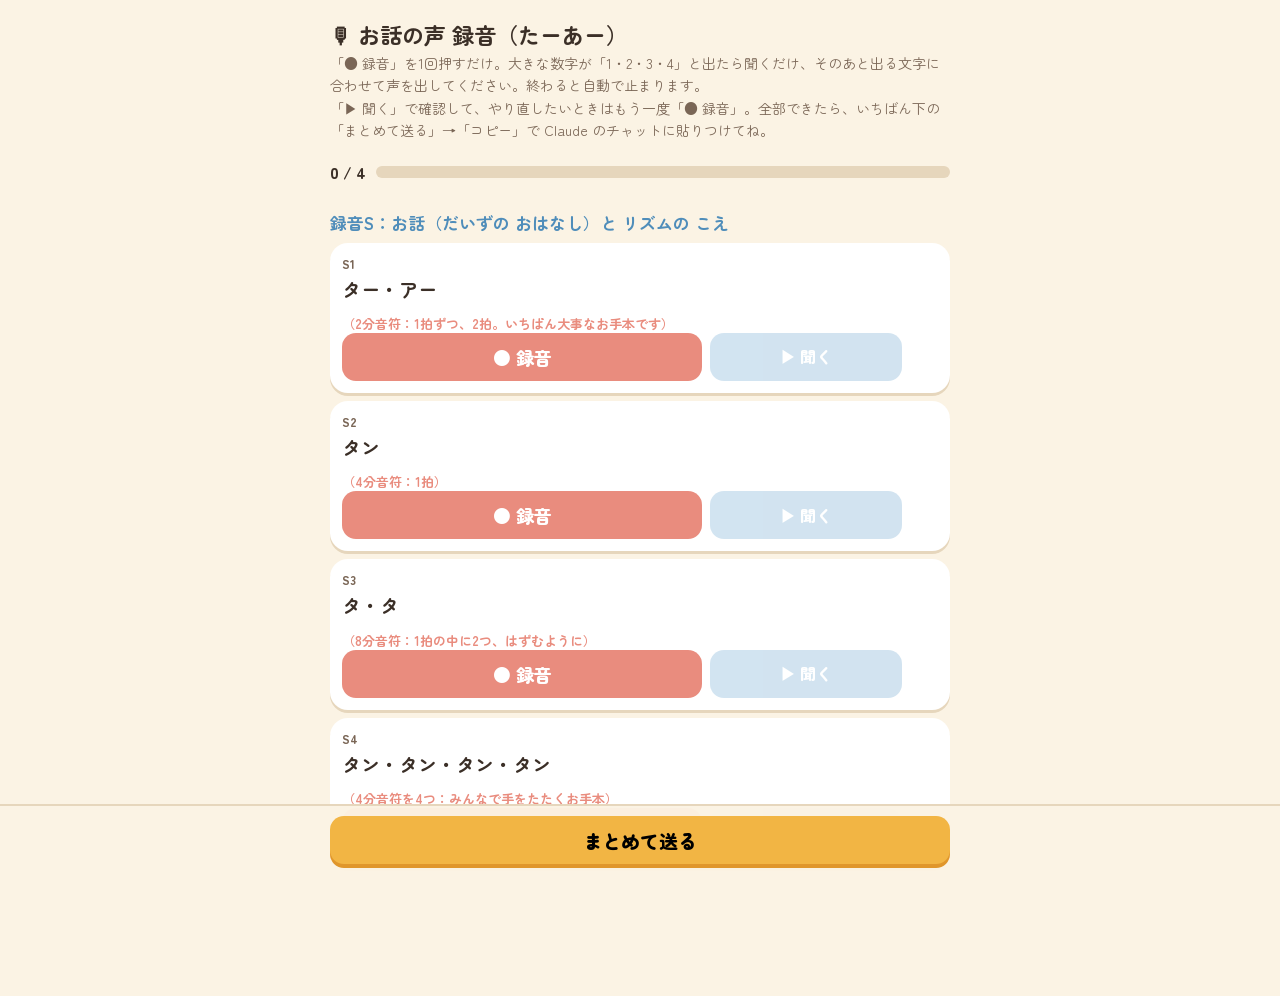
<file: piano/rec-story.html>
<!doctype html>
<html lang="ja">
<head>
<meta charset="utf-8">
<meta name="viewport" content="width=device-width, initial-scale=1, maximum-scale=1, user-scalable=no, viewport-fit=cover">
<title>お話の声 録音</title>
<link rel="preconnect" href="https://fonts.googleapis.com">
<link rel="preconnect" href="https://fonts.gstatic.com" crossorigin>
<link rel="stylesheet" href="https://fonts.googleapis.com/css2?family=Zen+Maru+Gothic:wght@500;700;900&display=swap">
<style>
:root{--paper:#FBF3E4;--ink:#3B2F27;--ink2:#7A6656;--sun:#F2B544;--sun2:#E0962B;--sky:#7FB2D6;--sky2:#4F8DBA;--rose:#E98C7E;--leaf:#8DBF7A}
*{box-sizing:border-box;touch-action:manipulation}
body{margin:0;background:var(--paper);color:var(--ink);font-family:"Zen Maru Gothic","Hiragino Maru Gothic ProN",sans-serif;
  padding:max(12px,env(safe-area-inset-top)) max(12px,env(safe-area-inset-right)) 120px max(12px,env(safe-area-inset-left))}
.wrap{max-width:620px;margin:0 auto}
h1{font-size:22px;margin:6px 0 2px}
.lead{font-size:14px;color:var(--ink2);margin:0 0 10px;line-height:1.6}
.prog{position:sticky;top:0;z-index:5;background:var(--paper);padding:8px 0;display:flex;align-items:center;gap:10px;font-weight:900}
.bar{flex:1;height:12px;background:#E6D6BC;border-radius:99px;overflow:hidden}
.bar i{display:block;height:100%;background:var(--leaf);width:0;transition:width .3s}
h2{font-size:17px;margin:18px 0 6px;color:var(--sky2)}
.line{background:#fff;border-radius:18px;padding:12px;margin:8px 0;box-shadow:0 3px 0 #E6D6BC}
.line.done{box-shadow:0 0 0 2px var(--leaf),0 3px 0 #E6D6BC}
.line.rec{box-shadow:0 0 0 3px var(--rose)}
.id{font-size:12px;font-weight:900;color:var(--ink2)}
.txt{font-size:19px;font-weight:700;line-height:1.6;margin:2px 0 10px}
.note{font-size:13px;color:var(--rose);font-weight:700}
.btns{display:flex;gap:8px}
button{font:inherit;font-weight:900;border:0;border-radius:14px;min-height:48px;padding:6px 12px;cursor:pointer}
.r{flex:2;background:var(--rose);color:#fff;font-size:18px}
.line.rec .r{background:#C0392B;animation:pulse 1s infinite}
@keyframes pulse{50%{opacity:.75}}
.p{flex:1;background:var(--sky);color:#fff}
.p[disabled]{opacity:.35}
.ok{font-size:22px;color:var(--leaf);align-self:center;width:28px;text-align:center}
.foot{position:fixed;left:0;right:0;bottom:0;background:rgba(251,243,228,.97);padding:10px max(12px,env(safe-area-inset-left)) max(12px,env(safe-area-inset-bottom));box-shadow:0 -2px 0 #E6D6BC;z-index:6}
.foot .in{max-width:620px;margin:0 auto;display:flex;flex-direction:column;gap:6px}
.send{background:var(--sun);box-shadow:0 4px 0 var(--sun2);font-size:19px;width:100%}
.linkbox{background:#fff;border-radius:14px;padding:10px;box-shadow:0 0 0 2px var(--leaf)}
.linkbox .lt{font-size:14px;font-weight:700;line-height:1.5;margin-bottom:6px}
.copy{width:100%;background:var(--leaf);color:#fff;font-size:18px}
.linkbox textarea{width:100%;height:60px;font-size:12px;margin-top:6px}
.beat{display:none;margin:6px 0 10px;height:96px;border-radius:16px;background:#FFF7E8;box-shadow:inset 0 0 0 2px #E6D6BC;align-items:center;justify-content:center;font-size:56px;font-weight:900;color:var(--ink2)}
.line.rec .beat{display:flex}
.beat.count{color:var(--sky2)}
.beat.say{color:#fff;background:var(--rose)}
.msg{font-size:13px;color:var(--ink2);text-align:center;min-height:18px}
</style>
</head>
<body>
<div class="wrap">
  <h1>🎙 お話の声 録音（たーあー）</h1>
  <p class="lead">「● 録音」を1回押すだけ。大きな数字が「1・2・3・4」と出たら聞くだけ、そのあと出る文字に合わせて声を出してください。終わると自動で止まります。<br>「▶ 聞く」で確認して、やり直したいときはもう一度「● 録音」。全部できたら、いちばん下の「まとめて送る」→「コピー」で Claude のチャットに貼りつけてね。</p>
  <div class="prog"><span id="cnt">0 / 0</span><div class="bar"><i id="bar"></i></div></div>
  <div id="list"></div>
</div>
<div class="foot"><div class="in"><div id="linkbox" class="linkbox" hidden><div class="lt"></div><button type="button" class="copy">📋 コピー</button><textarea hidden readonly></textarea></div><button class="send" id="send">まとめて送る</button><div class="msg" id="msg"></div></div></div>
<script src="../config.js"></script>
<script>
"use strict";
const SCRIPT = [
 ["S","お話（だいずの おはなし）と リズムの こえ",[
  "ター・アー|2分音符：1拍ずつ、2拍。いちばん大事なお手本です",
  "タン|4分音符：1拍",
  "タ・タ|8分音符：1拍の中に2つ、はずむように",
  "タン・タン・タン・タン|4分音符を4つ：みんなで手をたたくお手本"]]
];
/* each line: list of [beatPosition, label] after the 4-beat count-in */
const BEAT = 0.567;   // seconds per beat (same tempo as the existing Tan / Ta-Ah videos)
const PATTERN = {
  S1: [[0,"ター"],[1,"アー"]],
  S2: [[0,"タン"]],
  S3: [[0,"タ"],[0.5,"タ"]],
  S4: [[0,"タン"],[1,"タン"],[2,"タン"],[3,"タン"]]
};

/* ---- このスマホの中に保存（IndexedDB） ---- */
let db = null;
const openDB = () => new Promise(ok => { try { const r = indexedDB.open("miso-voice-story", 1); r.onupgradeneeded = () => r.result.createObjectStore("clips"); r.onsuccess = () => ok(db = r.result); r.onerror = () => ok(null); } catch (e) { ok(null); } });
const dbPut = (k, v) => new Promise(ok => { if (!db) return ok(); const t = db.transaction("clips", "readwrite"); t.objectStore("clips").put(v, k); t.oncomplete = ok; t.onerror = ok; });
const dbAll = () => new Promise(ok => { if (!db) return ok({}); const out = {}, t = db.transaction("clips"), s = t.objectStore("clips"); const c = s.openCursor(); c.onsuccess = () => { const r = c.result; if (r) { out[r.key] = r.value; r.continue(); } else ok(out); }; c.onerror = () => ok(out); });
const clips = {};   // id → Blob

const list = document.getElementById("list"); const rows = {}; let total = 0;
SCRIPT.forEach(([g, title, lines]) => {
  const h = document.createElement("h2"); h.textContent = `録音${g}：${title}`; list.appendChild(h);
  lines.forEach((raw, i) => {
    const [text, note] = raw.split("|"), id = g + (i + 1); total++;
    const d = document.createElement("div"); d.className = "line"; d.id = "L" + id;
    d.innerHTML = `<div class="id">${id}</div><div class="txt"></div>${note ? `<div class="note">（${note}）</div>` : ""}
      <div class="beat"></div><div class="btns"><button class="r" type="button">● 録音</button><button class="p" type="button" disabled>▶ 聞く</button><span class="ok"></span></div>`;
    d.querySelector(".txt").textContent = text; list.appendChild(d);
    rows[id] = d; d.querySelector(".r").onclick = () => toggleRec(id); d.querySelector(".p").onclick = () => play(id);
  });
});
function refresh() {
  let n = 0; for (const id in rows) { const has = !!clips[id]; rows[id].classList.toggle("done", has); rows[id].querySelector(".p").disabled = !has; rows[id].querySelector(".ok").textContent = has ? "✓" : ""; if (has) n++; }
  document.getElementById("cnt").textContent = `${n} / ${total}`; document.getElementById("bar").style.width = (n / total * 100) + "%";
}

/* ---- 録音 ----
   iPhone の Safari は、同じマイクを2回目に使うと録音が空になることがあるので、
   1行ごとにマイクを開き直し、終わったら必ずマイクを閉じる。 */
let cur = null, player = null;   // cur = { id, rec, stream, chunks }
const mime = ["audio/mp4", "audio/webm;codecs=opus", "audio/webm", "audio/ogg"].find(t => window.MediaRecorder && MediaRecorder.isTypeSupported && MediaRecorder.isTypeSupported(t)) || "";
function stopCur() {
  clearBeats();
  return new Promise(ok => {
    if (!cur) return ok(); const c = cur; cur = null;
    c.rec.addEventListener("stop", () => ok(), { once: true });
    try { if (c.rec.state !== "inactive") c.rec.stop(); else ok(); } catch (e) { ok(); }
  });
}
async function toggleRec(id) {
  if (player) { player.pause(); player = null; }
  const wasId = cur && cur.id; await stopCur(); if (wasId === id) return;
  let stream;
  try { stream = await navigator.mediaDevices.getUserMedia({ audio: { echoCancellation: true, noiseSuppression: true, autoGainControl: true } }); }
  catch (e) { msg("マイクが使えませんでした。設定でマイクを許可してください。"); return; }
  const chunks = [], rec = new MediaRecorder(stream, mime ? { mimeType: mime } : undefined), row = rows[id];
  cur = { id, rec, stream, chunks };
  rec.ondataavailable = e => { if (e.data && e.data.size) chunks.push(e.data); };
  rec.onstop = async () => {
    stream.getTracks().forEach(t => t.stop());
    const b = new Blob(chunks, { type: rec.mimeType || mime || "audio/mp4" });
    row.classList.remove("rec"); row.querySelector(".r").textContent = "● 録音";
    if (b.size > 800) { clips[id] = b; await dbPut(id, b); msg(`${id} を保存しました`); } else msg(`${id} がうまく録れませんでした。もう一度どうぞ`);
    refresh();
  };
  rec.start(500); runBeats(id, rec); row.classList.add("rec"); row.querySelector(".r").textContent = "■ 止める"; msg(`${id} 録音中…`);
}
let beatTimers = [];
function clearBeats() { beatTimers.forEach(clearTimeout); beatTimers = []; }
function runBeats(id, rec) {
  clearBeats(); const box = rows[id].querySelector(".beat"), pat = PATTERN[id] || [[0, "いま"]];
  const lead = 0.4, show = (t, txt, cls) => beatTimers.push(setTimeout(() => { box.textContent = txt; box.className = "beat " + cls; }, t * 1000));
  for (let k = 0; k < 4; k++) { show(lead + k * BEAT, String(k + 1), "count"); }
  const t0 = lead + 4 * BEAT;
  pat.forEach(([b, txt]) => { show(t0 + b * BEAT, txt, "say"); show(t0 + b * BEAT + Math.min(0.25, BEAT * 0.45), txt, ""); });
  const end = t0 + (Math.max(...pat.map(p => p[0])) + 1) * BEAT + 0.8;
  show(end - 0.6, "…", "");
  beatTimers.push(setTimeout(() => { if (cur && cur.id === id && rec.state !== "inactive") toggleRec(id); }, end * 1000));
}
function play(id) { if (!clips[id]) return; if (player) player.pause(); player = new Audio(URL.createObjectURL(clips[id])); player.play().catch(() => { }); }
const msg = t => { document.getElementById("msg").textContent = t; };

/* ---- まとめて1つのファイル（zip）にする ---- */
const CRC = (() => { const t = new Uint32Array(256); for (let n = 0; n < 256; n++) { let c = n; for (let k = 0; k < 8; k++) c = c & 1 ? 0xEDB88320 ^ (c >>> 1) : c >>> 1; t[n] = c >>> 0; } return t; })();
const crc32 = u => { let c = 0xFFFFFFFF; for (let i = 0; i < u.length; i++) c = CRC[(c ^ u[i]) & 255] ^ (c >>> 8); return (c ^ 0xFFFFFFFF) >>> 0; };
async function makeZip(files) {
  const enc = new TextEncoder(), parts = [], central = []; let off = 0;
  for (const [name, blob] of files) {
    const data = new Uint8Array(await blob.arrayBuffer()), nm = enc.encode(name), crc = crc32(data);
    const h = new DataView(new ArrayBuffer(30)); h.setUint32(0, 0x04034b50, true); h.setUint16(4, 20, true); h.setUint16(6, 0x0800, true); h.setUint16(8, 0, true);
    h.setUint32(14, crc, true); h.setUint32(18, data.length, true); h.setUint32(22, data.length, true); h.setUint16(26, nm.length, true);
    parts.push(h.buffer, nm, data);
    const c = new DataView(new ArrayBuffer(46)); c.setUint32(0, 0x02014b50, true); c.setUint16(4, 20, true); c.setUint16(6, 20, true); c.setUint16(8, 0x0800, true);
    c.setUint32(16, crc, true); c.setUint32(20, data.length, true); c.setUint32(24, data.length, true); c.setUint16(28, nm.length, true); c.setUint32(42, off, true);
    central.push(c.buffer, nm); off += 30 + nm.length + data.length;
  }
  const csize = central.reduce((a, b) => a + b.byteLength, 0), e = new DataView(new ArrayBuffer(22));
  e.setUint32(0, 0x06054b50, true); e.setUint16(8, files.length, true); e.setUint16(10, files.length, true); e.setUint32(12, csize, true); e.setUint32(16, off, true);
  return new Blob([...parts, ...central, e.buffer], { type: "application/zip" });
}
/* ---- 送る：練習アプリと同じログインで、声を Supabase（練習アプリの保存場所）に上げ、
   チャットに貼るリンクを作る。ログインしていないときは、ファイルで送る。 */
async function getSession() {
  const C = window.MISOSOFI_CONFIG; if (!C) return null;
  let s = null; try { s = JSON.parse(localStorage.getItem("misosofi-auth") || "null"); } catch (e) { }
  if (s && s.currentSession) s = s.currentSession;
  if (!s || !s.access_token || !s.user) return null;
  if ((s.expires_at || 0) * 1000 < Date.now() + 60000 && s.refresh_token) {
    try {
      const r = await fetch(C.supabaseUrl + "/auth/v1/token?grant_type=refresh_token", { method: "POST", headers: { apikey: C.supabaseAnonKey, "Content-Type": "application/json" }, body: JSON.stringify({ refresh_token: s.refresh_token }) });
      if (r.ok) { const n = await r.json(); s = n; try { localStorage.setItem("misosofi-auth", JSON.stringify(n)); } catch (e) { } } else return null;
    } catch (e) { return null; }
  }
  return s;
}
async function uploadZip(file) {
  const C = window.MISOSOFI_CONFIG, s = await getSession(); if (!s) return null;
  const path = `${s.user.id}/story-voice/${file.name}`, h = { apikey: C.supabaseAnonKey, Authorization: "Bearer " + s.access_token };
  const up = await fetch(`${C.supabaseUrl}/storage/v1/object/recordings/${path}`, { method: "POST", headers: { ...h, "Content-Type": "application/zip", "x-upsert": "true" }, body: file });
  if (!up.ok) return null;
  const sg = await fetch(`${C.supabaseUrl}/storage/v1/object/sign/recordings/${path}`, { method: "POST", headers: { ...h, "Content-Type": "application/json" }, body: JSON.stringify({ expiresIn: 60 * 60 * 24 * 7 }) });
  if (!sg.ok) return null; const j = await sg.json(); const u = j.signedURL || j.signedUrl; if (!u) return null;
  return C.supabaseUrl + "/storage/v1" + (u.startsWith("/") ? u : "/" + u);
}
function showLink(url, n) {
  const box = document.getElementById("linkbox"); box.hidden = false;
  box.querySelector(".lt").textContent = `${n}個の声を送れる形にしました。下の「コピー」を押して、Claude のチャットに貼りつけて送ってください。`;
  const b = box.querySelector("button"); b.textContent = "📋 コピー";
  b.onclick = async () => { try { await navigator.clipboard.writeText("ピアノのえほん 声：" + url); b.textContent = "✓ コピーしました。チャットに貼りつけてね"; } catch (e) { box.querySelector("textarea").hidden = false; box.querySelector("textarea").value = url; box.querySelector("textarea").select(); b.textContent = "下の文字を長押ししてコピーしてね"; } };
}
document.getElementById("send").onclick = async () => {
  await stopCur();
  const order = Object.keys(rows).filter(id => clips[id]); if (!order.length) { msg("まだ録音がありません"); return; }
  const ext = t => /mp4|m4a|aac/.test(t) ? "m4a" : /ogg/.test(t) ? "ogg" : "webm";
  msg("まとめています…");
  const zip = await makeZip(order.map(id => [`${id}.${ext(clips[id].type)}`, clips[id]]));
  const d = new Date(), stamp = `${d.getMonth() + 1}${String(d.getDate()).padStart(2, "0")}-${String(d.getHours()).padStart(2, "0")}${String(d.getMinutes()).padStart(2, "0")}`;
  const file = new File([zip], `story-voice-${stamp}.zip`, { type: "application/zip" });
  msg("送っています…");
  let url = null; try { url = await uploadZip(file); } catch (e) { }
  if (url) { msg(""); showLink(url, order.length); return; }
  msg("練習アプリにログインしていないので、ファイルで送ります");
  if (navigator.canShare && navigator.canShare({ files: [file] })) { try { await navigator.share({ files: [file], title: "ピアノのえほん 声" }); return; } catch (e) { if (e.name === "AbortError") return; } }
  const a = document.createElement("a"); a.href = URL.createObjectURL(file); a.download = file.name; document.body.appendChild(a); a.click(); a.remove();
};

openDB().then(dbAll).then(all => { Object.assign(clips, all); refresh(); });
refresh();
</script>
</body>
</html>
</file>
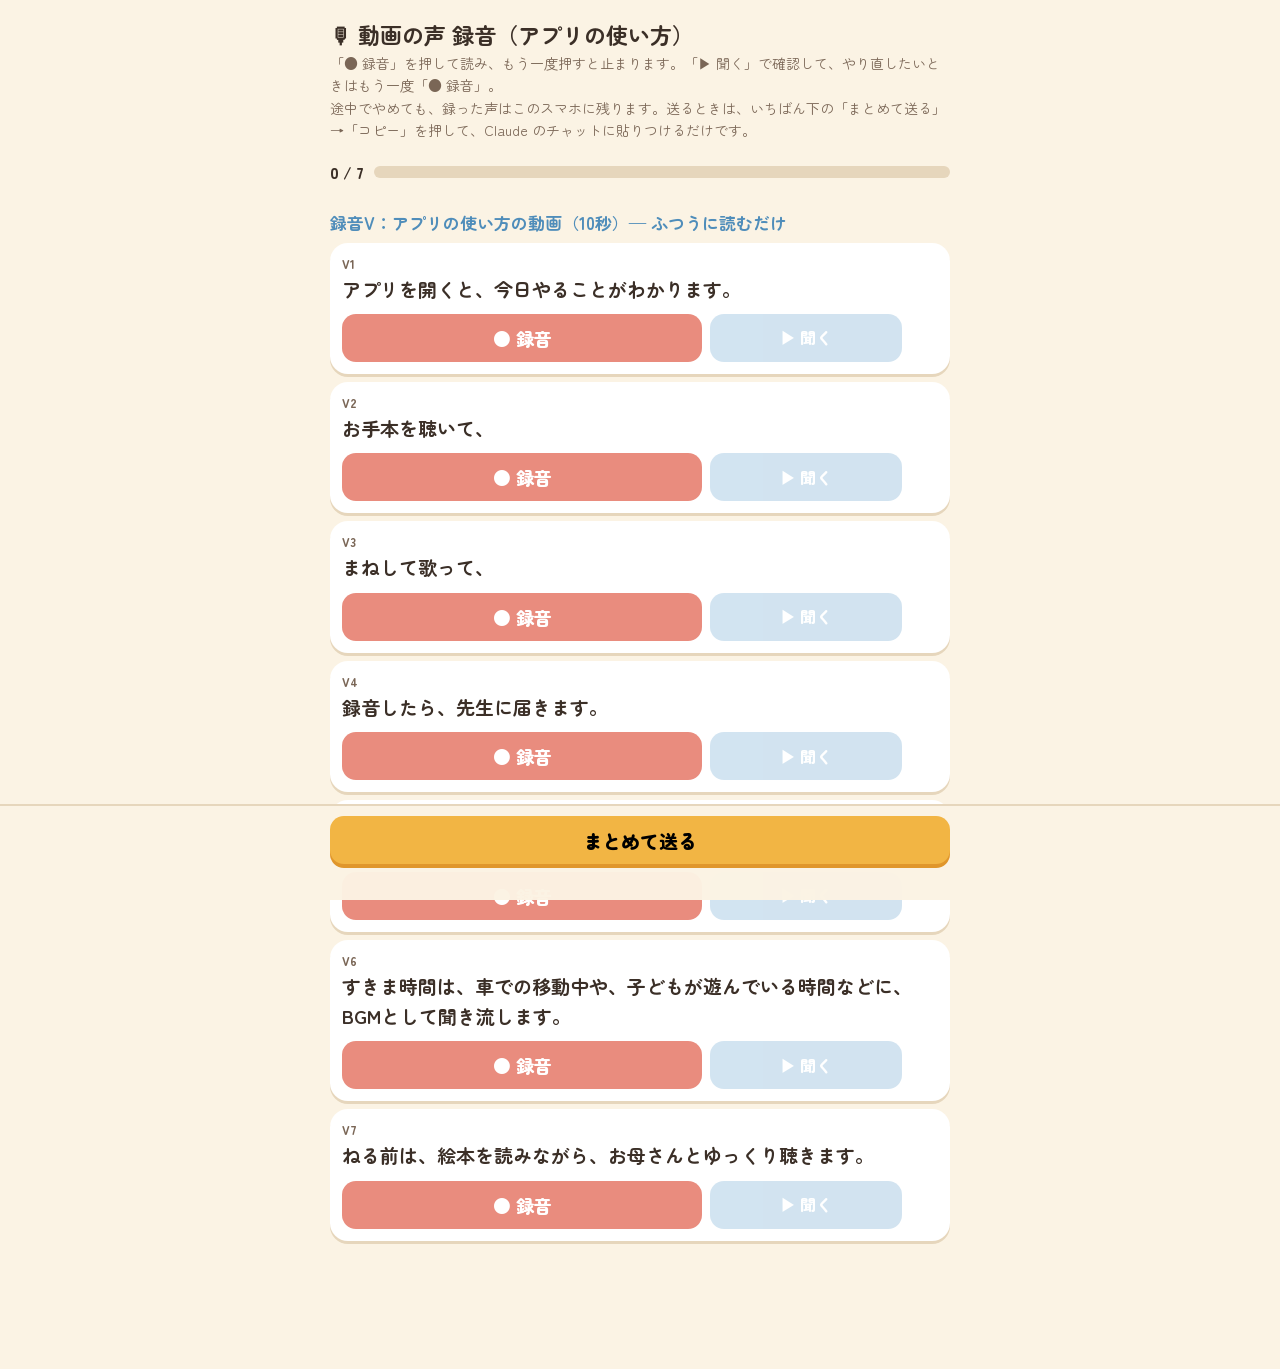
<file: piano/rec-video.html>
<!doctype html>
<html lang="ja">
<head>
<meta charset="utf-8">
<meta name="viewport" content="width=device-width, initial-scale=1, maximum-scale=1, user-scalable=no, viewport-fit=cover">
<title>動画の声 録音</title>
<link rel="preconnect" href="https://fonts.googleapis.com">
<link rel="preconnect" href="https://fonts.gstatic.com" crossorigin>
<link rel="stylesheet" href="https://fonts.googleapis.com/css2?family=Zen+Maru+Gothic:wght@500;700;900&display=swap">
<style>
:root{--paper:#FBF3E4;--ink:#3B2F27;--ink2:#7A6656;--sun:#F2B544;--sun2:#E0962B;--sky:#7FB2D6;--sky2:#4F8DBA;--rose:#E98C7E;--leaf:#8DBF7A}
*{box-sizing:border-box;touch-action:manipulation}
body{margin:0;background:var(--paper);color:var(--ink);font-family:"Zen Maru Gothic","Hiragino Maru Gothic ProN",sans-serif;
  padding:max(12px,env(safe-area-inset-top)) max(12px,env(safe-area-inset-right)) 120px max(12px,env(safe-area-inset-left))}
.wrap{max-width:620px;margin:0 auto}
h1{font-size:22px;margin:6px 0 2px}
.lead{font-size:14px;color:var(--ink2);margin:0 0 10px;line-height:1.6}
.prog{position:sticky;top:0;z-index:5;background:var(--paper);padding:8px 0;display:flex;align-items:center;gap:10px;font-weight:900}
.bar{flex:1;height:12px;background:#E6D6BC;border-radius:99px;overflow:hidden}
.bar i{display:block;height:100%;background:var(--leaf);width:0;transition:width .3s}
h2{font-size:17px;margin:18px 0 6px;color:var(--sky2)}
.line{background:#fff;border-radius:18px;padding:12px;margin:8px 0;box-shadow:0 3px 0 #E6D6BC}
.line.done{box-shadow:0 0 0 2px var(--leaf),0 3px 0 #E6D6BC}
.line.rec{box-shadow:0 0 0 3px var(--rose)}
.id{font-size:12px;font-weight:900;color:var(--ink2)}
.txt{font-size:19px;font-weight:700;line-height:1.6;margin:2px 0 10px}
.note{font-size:13px;color:var(--rose);font-weight:700}
.btns{display:flex;gap:8px}
button{font:inherit;font-weight:900;border:0;border-radius:14px;min-height:48px;padding:6px 12px;cursor:pointer}
.r{flex:2;background:var(--rose);color:#fff;font-size:18px}
.line.rec .r{background:#C0392B;animation:pulse 1s infinite}
@keyframes pulse{50%{opacity:.75}}
.p{flex:1;background:var(--sky);color:#fff}
.p[disabled]{opacity:.35}
.ok{font-size:22px;color:var(--leaf);align-self:center;width:28px;text-align:center}
.foot{position:fixed;left:0;right:0;bottom:0;background:rgba(251,243,228,.97);padding:10px max(12px,env(safe-area-inset-left)) max(12px,env(safe-area-inset-bottom));box-shadow:0 -2px 0 #E6D6BC;z-index:6}
.foot .in{max-width:620px;margin:0 auto;display:flex;flex-direction:column;gap:6px}
.send{background:var(--sun);box-shadow:0 4px 0 var(--sun2);font-size:19px;width:100%}
.linkbox{background:#fff;border-radius:14px;padding:10px;box-shadow:0 0 0 2px var(--leaf)}
.linkbox .lt{font-size:14px;font-weight:700;line-height:1.5;margin-bottom:6px}
.copy{width:100%;background:var(--leaf);color:#fff;font-size:18px}
.linkbox textarea{width:100%;height:60px;font-size:12px;margin-top:6px}
.msg{font-size:13px;color:var(--ink2);text-align:center;min-height:18px}
</style>
</head>
<body>
<div class="wrap">
  <h1>🎙 動画の声 録音（アプリの使い方）</h1>
  <p class="lead">「● 録音」を押して読み、もう一度押すと止まります。「▶ 聞く」で確認して、やり直したいときはもう一度「● 録音」。<br>途中でやめても、録った声はこのスマホに残ります。送るときは、いちばん下の「まとめて送る」→「コピー」を押して、Claude のチャットに貼りつけるだけです。</p>
  <div class="prog"><span id="cnt">0 / 0</span><div class="bar"><i id="bar"></i></div></div>
  <div id="list"></div>
</div>
<div class="foot"><div class="in"><div id="linkbox" class="linkbox" hidden><div class="lt"></div><button type="button" class="copy">📋 コピー</button><textarea hidden readonly></textarea></div><button class="send" id="send">まとめて送る</button><div class="msg" id="msg"></div></div></div>
<script src="../config.js"></script>
<script>
"use strict";
const SCRIPT = [
 ["V","アプリの使い方の動画（10秒）— ふつうに読むだけ",[
  "アプリを開くと、今日やることがわかります。",
  "お手本を聴いて、",
  "まねして歌って、",
  "録音したら、先生に届きます。",
  "今日の宿題は、座って、きちんとできるときにやります。",
  "すきま時間は、車での移動中や、子どもが遊んでいる時間などに、BGMとして聞き流します。",
  "ねる前は、絵本を読みながら、お母さんとゆっくり聴きます。"]]
];

/* ---- このスマホの中に保存（IndexedDB） ---- */
let db = null;
const openDB = () => new Promise(ok => { try { const r = indexedDB.open("miso-voice-video", 1); r.onupgradeneeded = () => r.result.createObjectStore("clips"); r.onsuccess = () => ok(db = r.result); r.onerror = () => ok(null); } catch (e) { ok(null); } });
const dbPut = (k, v) => new Promise(ok => { if (!db) return ok(); const t = db.transaction("clips", "readwrite"); t.objectStore("clips").put(v, k); t.oncomplete = ok; t.onerror = ok; });
const dbAll = () => new Promise(ok => { if (!db) return ok({}); const out = {}, t = db.transaction("clips"), s = t.objectStore("clips"); const c = s.openCursor(); c.onsuccess = () => { const r = c.result; if (r) { out[r.key] = r.value; r.continue(); } else ok(out); }; c.onerror = () => ok(out); });
const clips = {};   // id → Blob

const list = document.getElementById("list"); const rows = {}; let total = 0;
SCRIPT.forEach(([g, title, lines]) => {
  const h = document.createElement("h2"); h.textContent = `録音${g}：${title}`; list.appendChild(h);
  lines.forEach((raw, i) => {
    const [text, note] = raw.split("|"), id = g + (i + 1); total++;
    const d = document.createElement("div"); d.className = "line"; d.id = "L" + id;
    d.innerHTML = `<div class="id">${id}</div><div class="txt"></div>${note ? `<div class="note">（${note}）</div>` : ""}
      <div class="btns"><button class="r" type="button">● 録音</button><button class="p" type="button" disabled>▶ 聞く</button><span class="ok"></span></div>`;
    d.querySelector(".txt").textContent = text; list.appendChild(d);
    rows[id] = d; d.querySelector(".r").onclick = () => toggleRec(id); d.querySelector(".p").onclick = () => play(id);
  });
});
function refresh() {
  let n = 0; for (const id in rows) { const has = !!clips[id]; rows[id].classList.toggle("done", has); rows[id].querySelector(".p").disabled = !has; rows[id].querySelector(".ok").textContent = has ? "✓" : ""; if (has) n++; }
  document.getElementById("cnt").textContent = `${n} / ${total}`; document.getElementById("bar").style.width = (n / total * 100) + "%";
}

/* ---- 録音 ----
   iPhone の Safari は、同じマイクを2回目に使うと録音が空になることがあるので、
   1行ごとにマイクを開き直し、終わったら必ずマイクを閉じる。 */
let cur = null, player = null;   // cur = { id, rec, stream, chunks }
const mime = ["audio/mp4", "audio/webm;codecs=opus", "audio/webm", "audio/ogg"].find(t => window.MediaRecorder && MediaRecorder.isTypeSupported && MediaRecorder.isTypeSupported(t)) || "";
function stopCur() {
  return new Promise(ok => {
    if (!cur) return ok(); const c = cur; cur = null;
    c.rec.addEventListener("stop", () => ok(), { once: true });
    try { if (c.rec.state !== "inactive") c.rec.stop(); else ok(); } catch (e) { ok(); }
  });
}
async function toggleRec(id) {
  if (player) { player.pause(); player = null; }
  const wasId = cur && cur.id; await stopCur(); if (wasId === id) return;
  let stream;
  try { stream = await navigator.mediaDevices.getUserMedia({ audio: { echoCancellation: true, noiseSuppression: true, autoGainControl: true } }); }
  catch (e) { msg("マイクが使えませんでした。設定でマイクを許可してください。"); return; }
  const chunks = [], rec = new MediaRecorder(stream, mime ? { mimeType: mime } : undefined), row = rows[id];
  cur = { id, rec, stream, chunks };
  rec.ondataavailable = e => { if (e.data && e.data.size) chunks.push(e.data); };
  rec.onstop = async () => {
    stream.getTracks().forEach(t => t.stop());
    const b = new Blob(chunks, { type: rec.mimeType || mime || "audio/mp4" });
    row.classList.remove("rec"); row.querySelector(".r").textContent = "● 録音";
    if (b.size > 800) { clips[id] = b; await dbPut(id, b); msg(`${id} を保存しました`); } else msg(`${id} がうまく録れませんでした。もう一度どうぞ`);
    refresh();
  };
  rec.start(500); row.classList.add("rec"); row.querySelector(".r").textContent = "■ 止める"; msg(`${id} 録音中…`);
}
function play(id) { if (!clips[id]) return; if (player) player.pause(); player = new Audio(URL.createObjectURL(clips[id])); player.play().catch(() => { }); }
const msg = t => { document.getElementById("msg").textContent = t; };

/* ---- まとめて1つのファイル（zip）にする ---- */
const CRC = (() => { const t = new Uint32Array(256); for (let n = 0; n < 256; n++) { let c = n; for (let k = 0; k < 8; k++) c = c & 1 ? 0xEDB88320 ^ (c >>> 1) : c >>> 1; t[n] = c >>> 0; } return t; })();
const crc32 = u => { let c = 0xFFFFFFFF; for (let i = 0; i < u.length; i++) c = CRC[(c ^ u[i]) & 255] ^ (c >>> 8); return (c ^ 0xFFFFFFFF) >>> 0; };
async function makeZip(files) {
  const enc = new TextEncoder(), parts = [], central = []; let off = 0;
  for (const [name, blob] of files) {
    const data = new Uint8Array(await blob.arrayBuffer()), nm = enc.encode(name), crc = crc32(data);
    const h = new DataView(new ArrayBuffer(30)); h.setUint32(0, 0x04034b50, true); h.setUint16(4, 20, true); h.setUint16(6, 0x0800, true); h.setUint16(8, 0, true);
    h.setUint32(14, crc, true); h.setUint32(18, data.length, true); h.setUint32(22, data.length, true); h.setUint16(26, nm.length, true);
    parts.push(h.buffer, nm, data);
    const c = new DataView(new ArrayBuffer(46)); c.setUint32(0, 0x02014b50, true); c.setUint16(4, 20, true); c.setUint16(6, 20, true); c.setUint16(8, 0x0800, true);
    c.setUint32(16, crc, true); c.setUint32(20, data.length, true); c.setUint32(24, data.length, true); c.setUint16(28, nm.length, true); c.setUint32(42, off, true);
    central.push(c.buffer, nm); off += 30 + nm.length + data.length;
  }
  const csize = central.reduce((a, b) => a + b.byteLength, 0), e = new DataView(new ArrayBuffer(22));
  e.setUint32(0, 0x06054b50, true); e.setUint16(8, files.length, true); e.setUint16(10, files.length, true); e.setUint32(12, csize, true); e.setUint32(16, off, true);
  return new Blob([...parts, ...central, e.buffer], { type: "application/zip" });
}
/* ---- 送る：練習アプリと同じログインで、声を Supabase（練習アプリの保存場所）に上げ、
   チャットに貼るリンクを作る。ログインしていないときは、ファイルで送る。 */
async function getSession() {
  const C = window.MISOSOFI_CONFIG; if (!C) return null;
  let s = null; try { s = JSON.parse(localStorage.getItem("misosofi-auth") || "null"); } catch (e) { }
  if (s && s.currentSession) s = s.currentSession;
  if (!s || !s.access_token || !s.user) return null;
  if ((s.expires_at || 0) * 1000 < Date.now() + 60000 && s.refresh_token) {
    try {
      const r = await fetch(C.supabaseUrl + "/auth/v1/token?grant_type=refresh_token", { method: "POST", headers: { apikey: C.supabaseAnonKey, "Content-Type": "application/json" }, body: JSON.stringify({ refresh_token: s.refresh_token }) });
      if (r.ok) { const n = await r.json(); s = n; try { localStorage.setItem("misosofi-auth", JSON.stringify(n)); } catch (e) { } } else return null;
    } catch (e) { return null; }
  }
  return s;
}
async function uploadZip(file) {
  const C = window.MISOSOFI_CONFIG, s = await getSession(); if (!s) return null;
  const path = `${s.user.id}/video-voice/${file.name}`, h = { apikey: C.supabaseAnonKey, Authorization: "Bearer " + s.access_token };
  const up = await fetch(`${C.supabaseUrl}/storage/v1/object/recordings/${path}`, { method: "POST", headers: { ...h, "Content-Type": "application/zip", "x-upsert": "true" }, body: file });
  if (!up.ok) return null;
  const sg = await fetch(`${C.supabaseUrl}/storage/v1/object/sign/recordings/${path}`, { method: "POST", headers: { ...h, "Content-Type": "application/json" }, body: JSON.stringify({ expiresIn: 60 * 60 * 24 * 7 }) });
  if (!sg.ok) return null; const j = await sg.json(); const u = j.signedURL || j.signedUrl; if (!u) return null;
  return C.supabaseUrl + "/storage/v1" + (u.startsWith("/") ? u : "/" + u);
}
function showLink(url, n) {
  const box = document.getElementById("linkbox"); box.hidden = false;
  box.querySelector(".lt").textContent = `${n}個の声を送れる形にしました。下の「コピー」を押して、Claude のチャットに貼りつけて送ってください。`;
  const b = box.querySelector("button"); b.textContent = "📋 コピー";
  b.onclick = async () => { try { await navigator.clipboard.writeText("ピアノのえほん 声：" + url); b.textContent = "✓ コピーしました。チャットに貼りつけてね"; } catch (e) { box.querySelector("textarea").hidden = false; box.querySelector("textarea").value = url; box.querySelector("textarea").select(); b.textContent = "下の文字を長押ししてコピーしてね"; } };
}
document.getElementById("send").onclick = async () => {
  await stopCur();
  const order = Object.keys(rows).filter(id => clips[id]); if (!order.length) { msg("まだ録音がありません"); return; }
  const ext = t => /mp4|m4a|aac/.test(t) ? "m4a" : /ogg/.test(t) ? "ogg" : "webm";
  msg("まとめています…");
  const zip = await makeZip(order.map(id => [`${id}.${ext(clips[id].type)}`, clips[id]]));
  const d = new Date(), stamp = `${d.getMonth() + 1}${String(d.getDate()).padStart(2, "0")}-${String(d.getHours()).padStart(2, "0")}${String(d.getMinutes()).padStart(2, "0")}`;
  const file = new File([zip], `video-voice-${stamp}.zip`, { type: "application/zip" });
  msg("送っています…");
  let url = null; try { url = await uploadZip(file); } catch (e) { }
  if (url) { msg(""); showLink(url, order.length); return; }
  msg("練習アプリにログインしていないので、ファイルで送ります");
  if (navigator.canShare && navigator.canShare({ files: [file] })) { try { await navigator.share({ files: [file], title: "ピアノのえほん 声" }); return; } catch (e) { if (e.name === "AbortError") return; } }
  const a = document.createElement("a"); a.href = URL.createObjectURL(file); a.download = file.name; document.body.appendChild(a); a.click(); a.remove();
};

openDB().then(dbAll).then(all => { Object.assign(clips, all); refresh(); });
refresh();
</script>
</body>
</html>
</file>
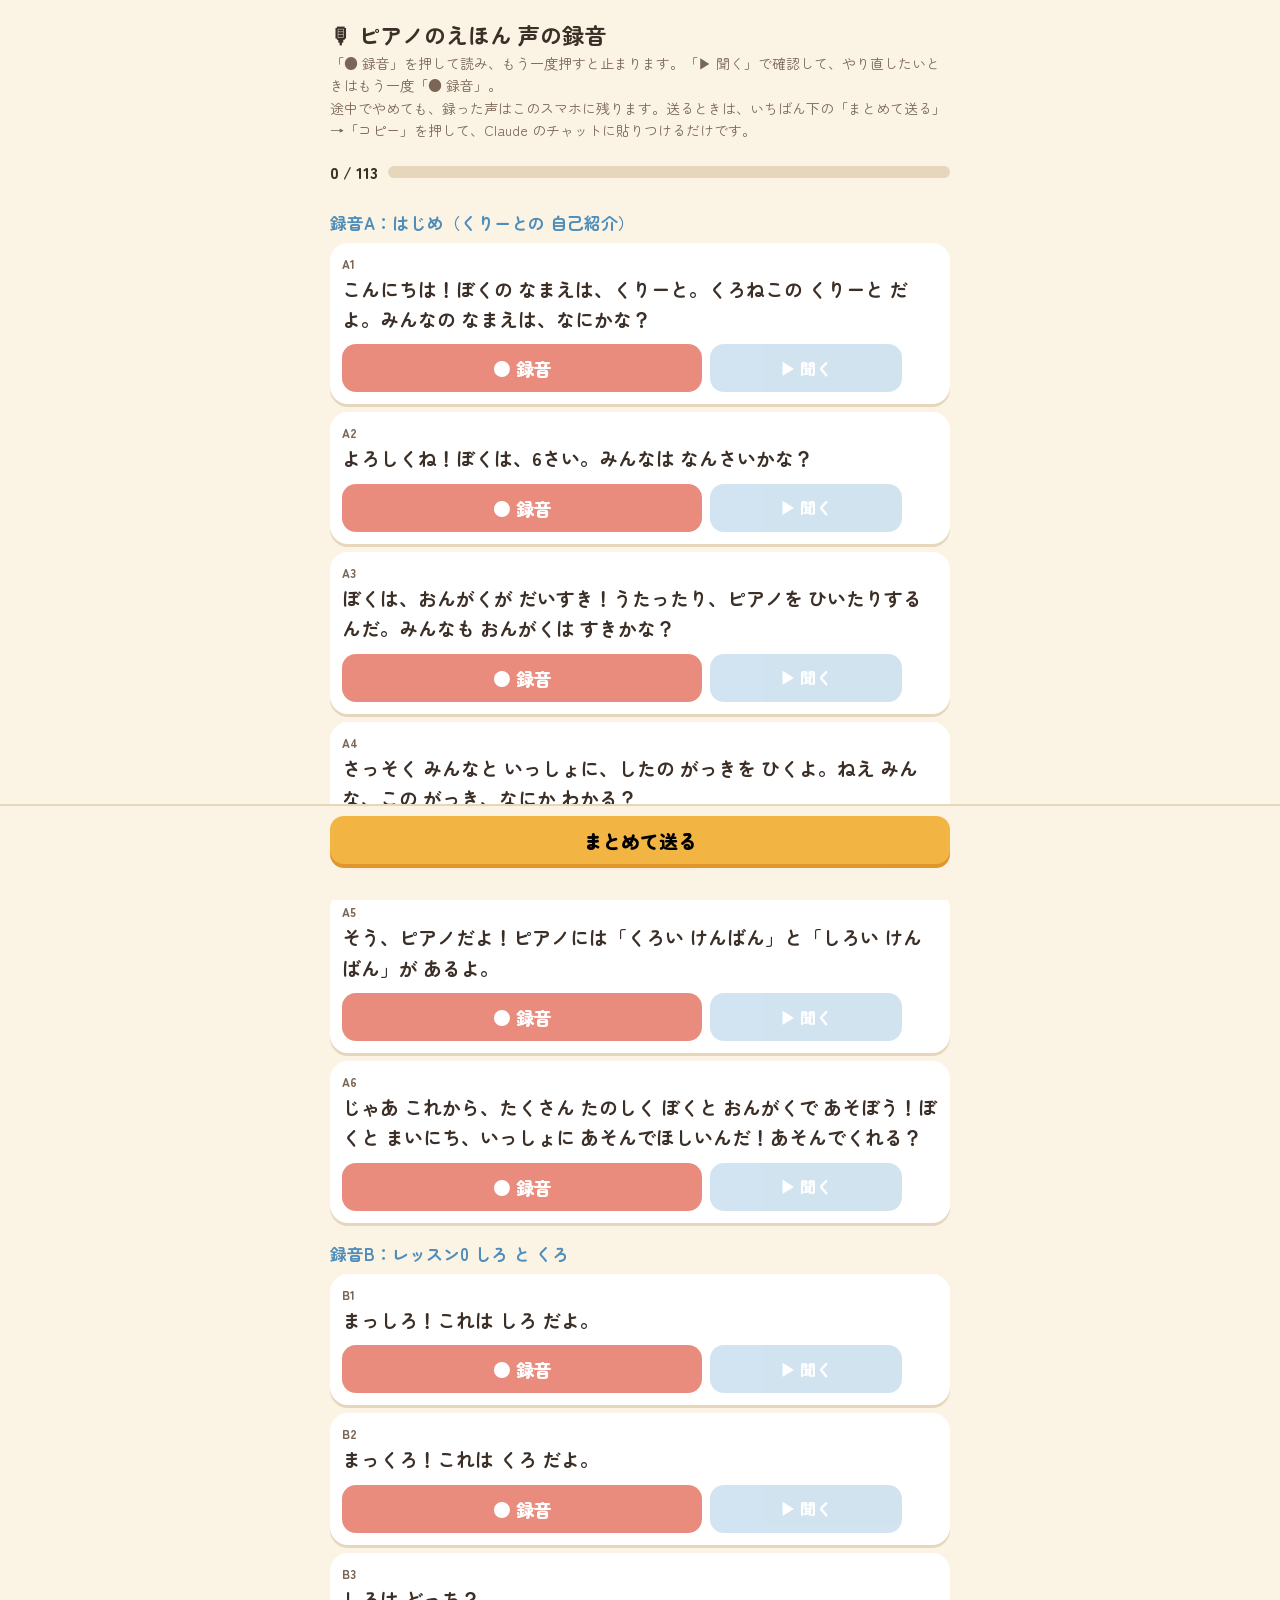
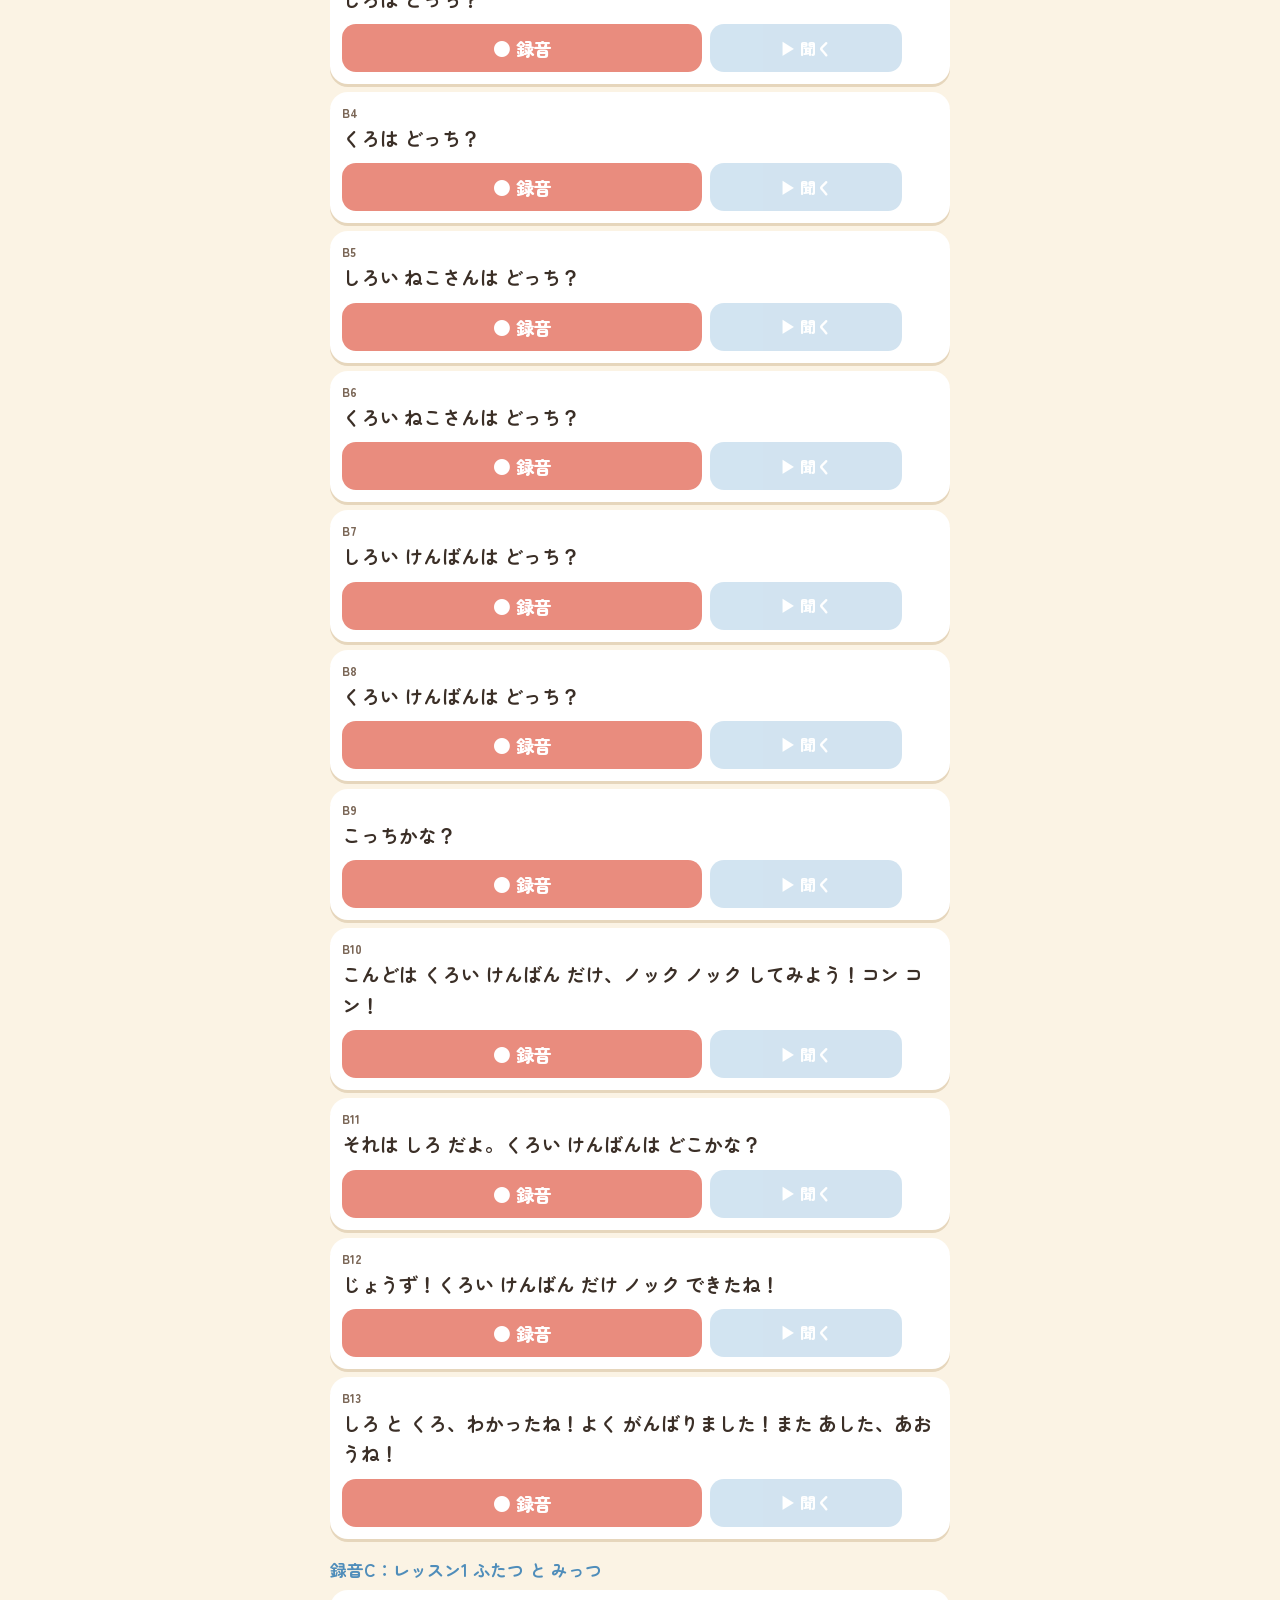
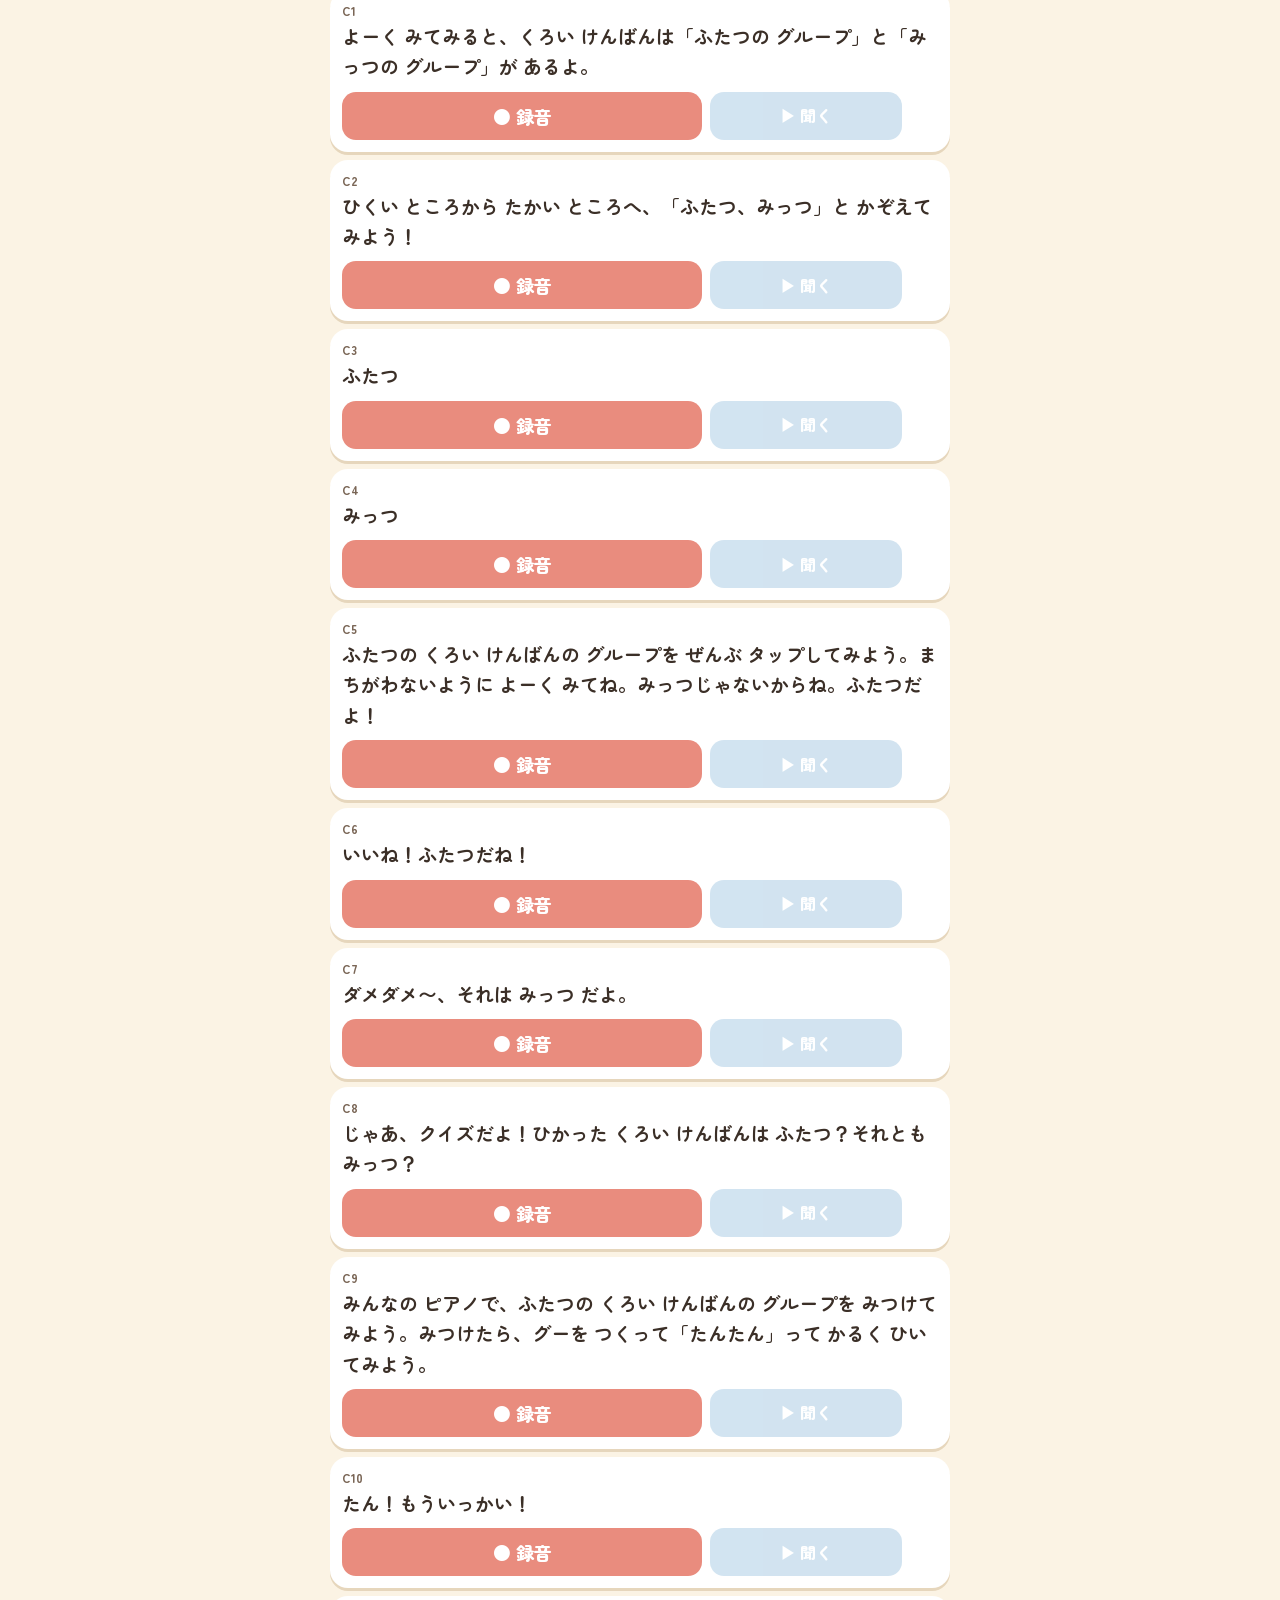
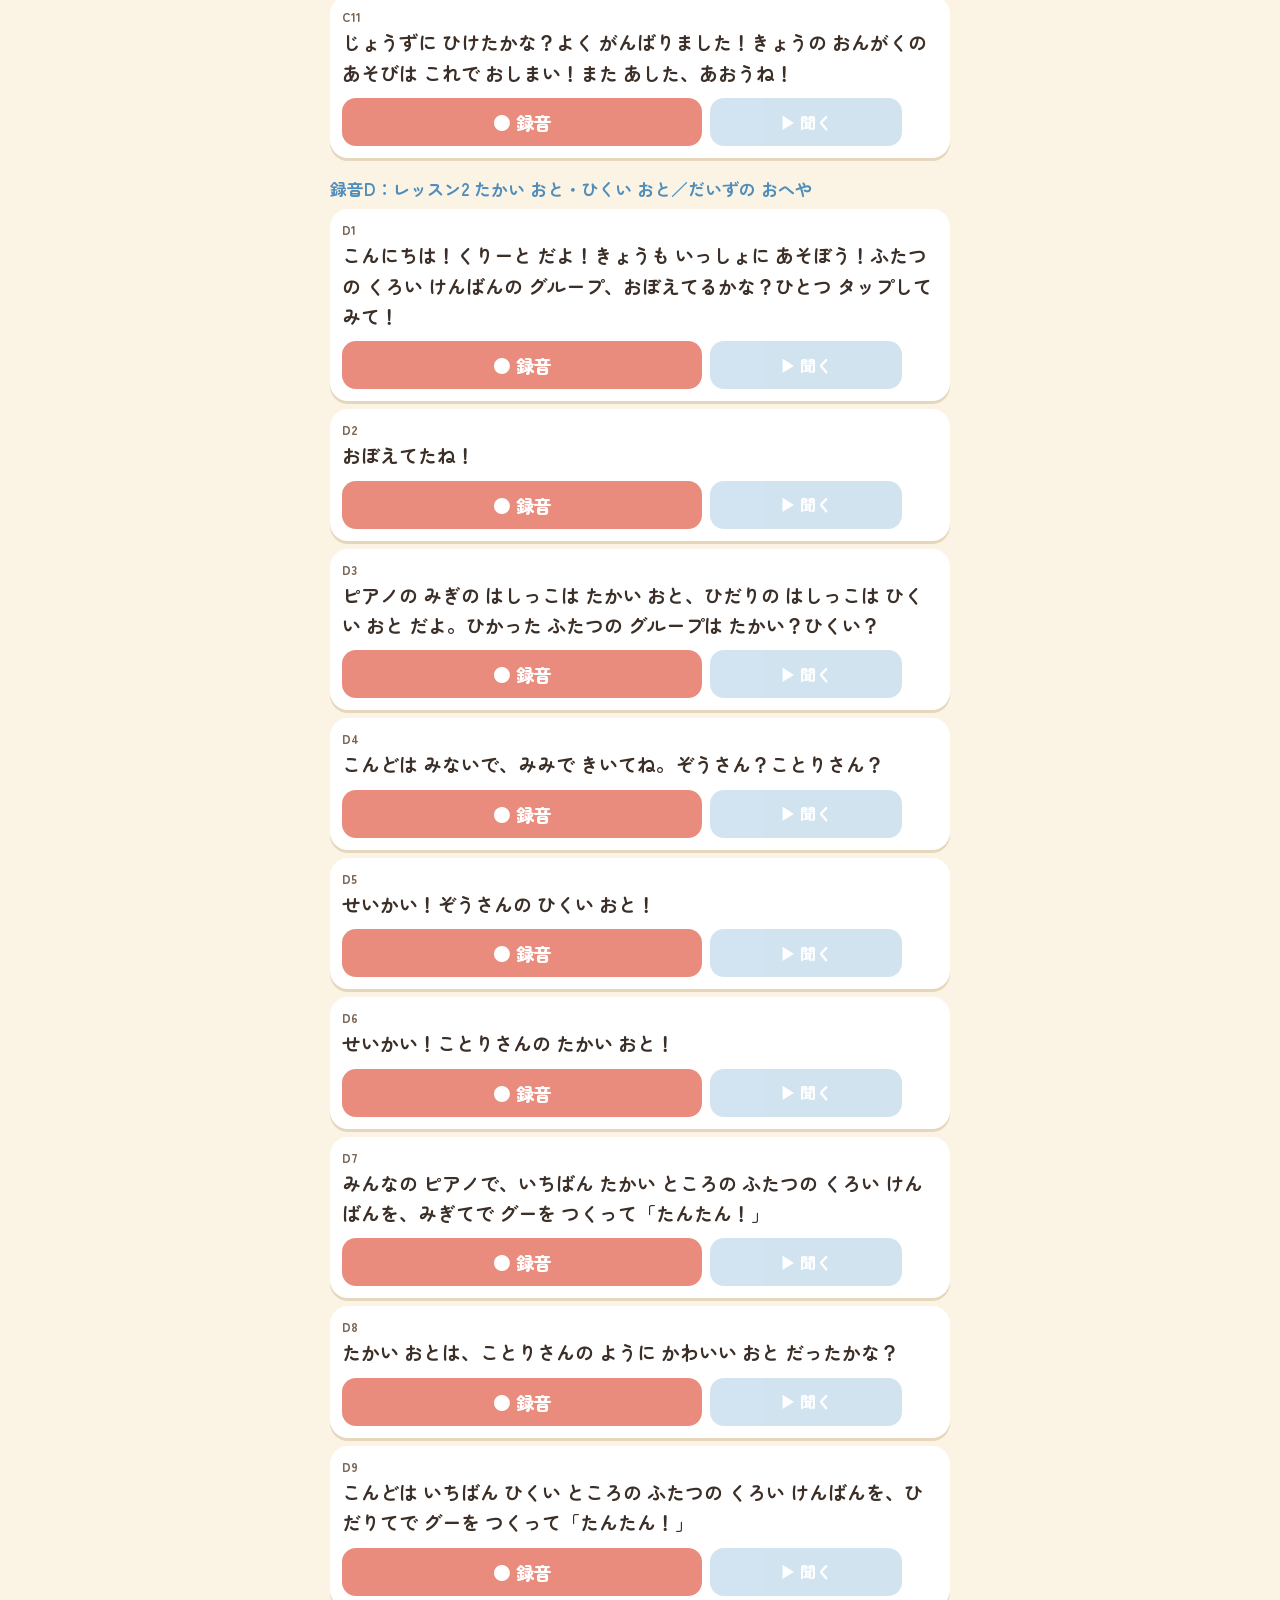
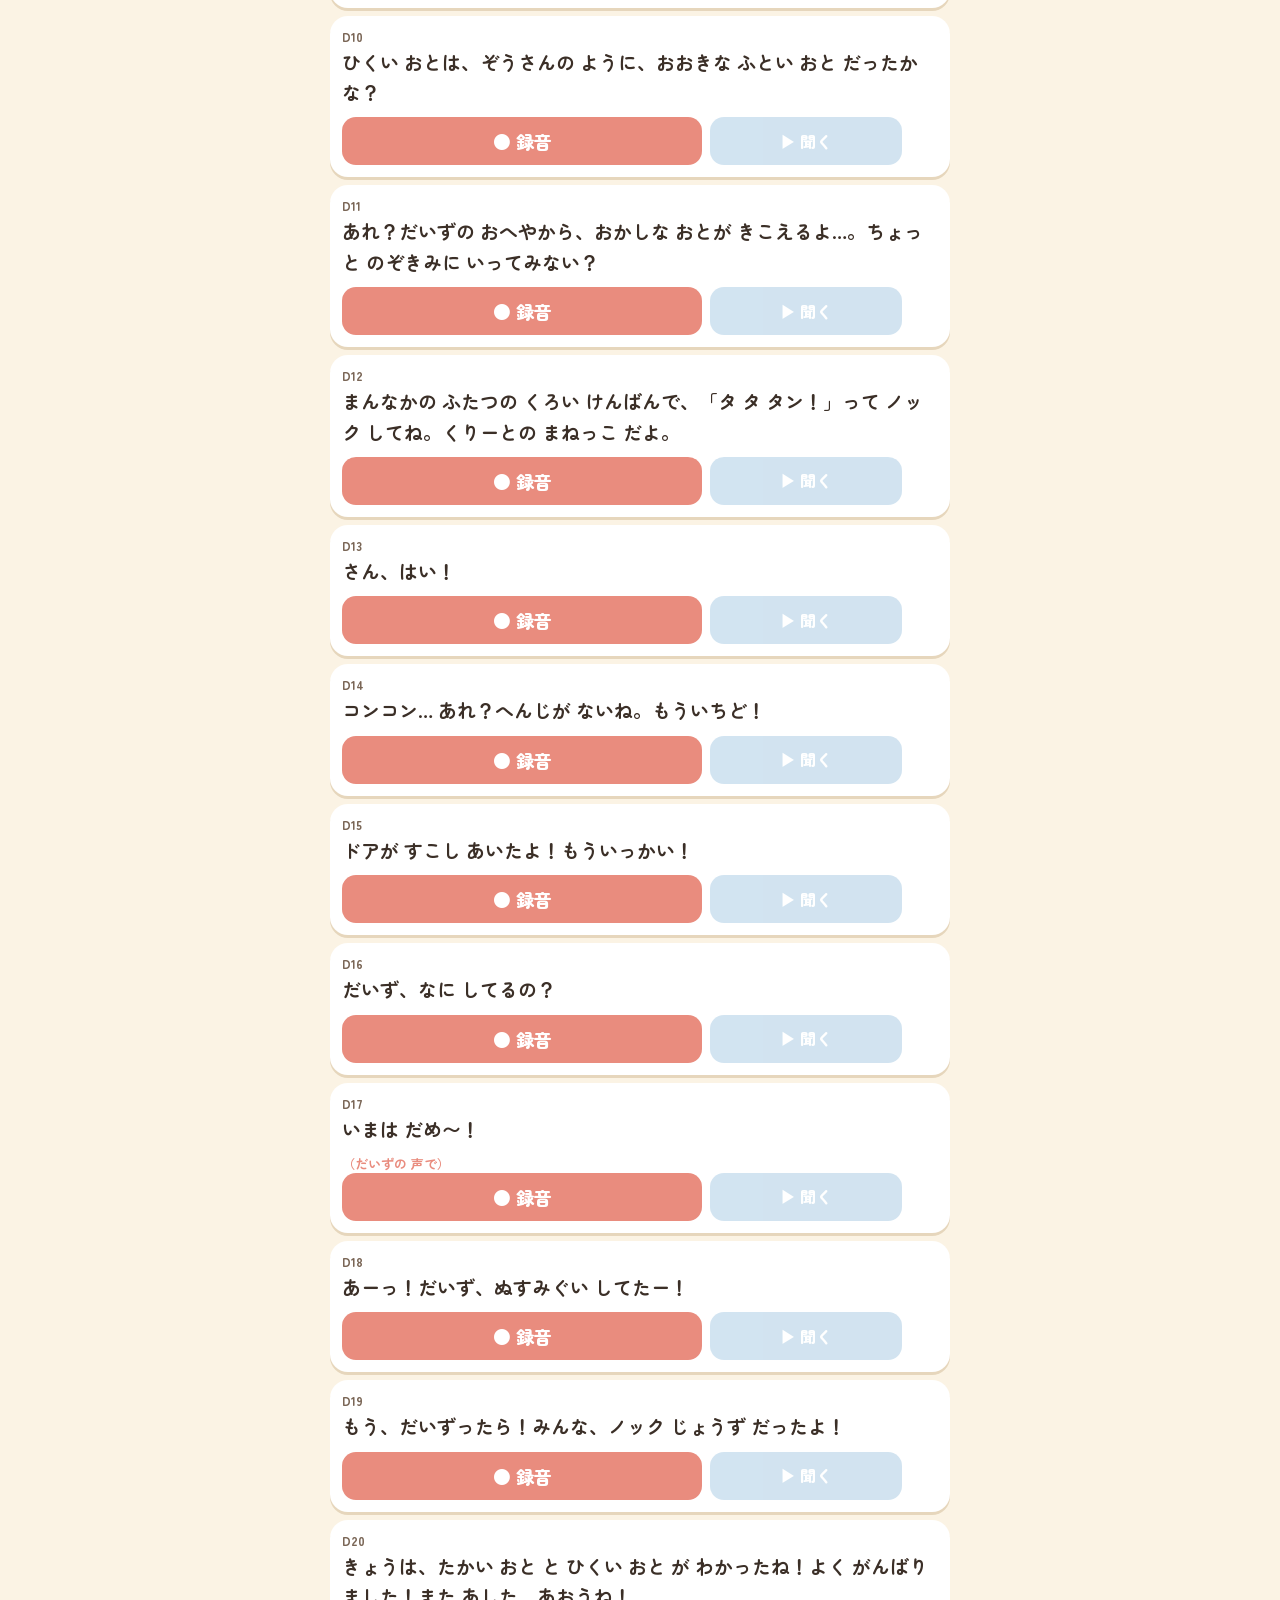
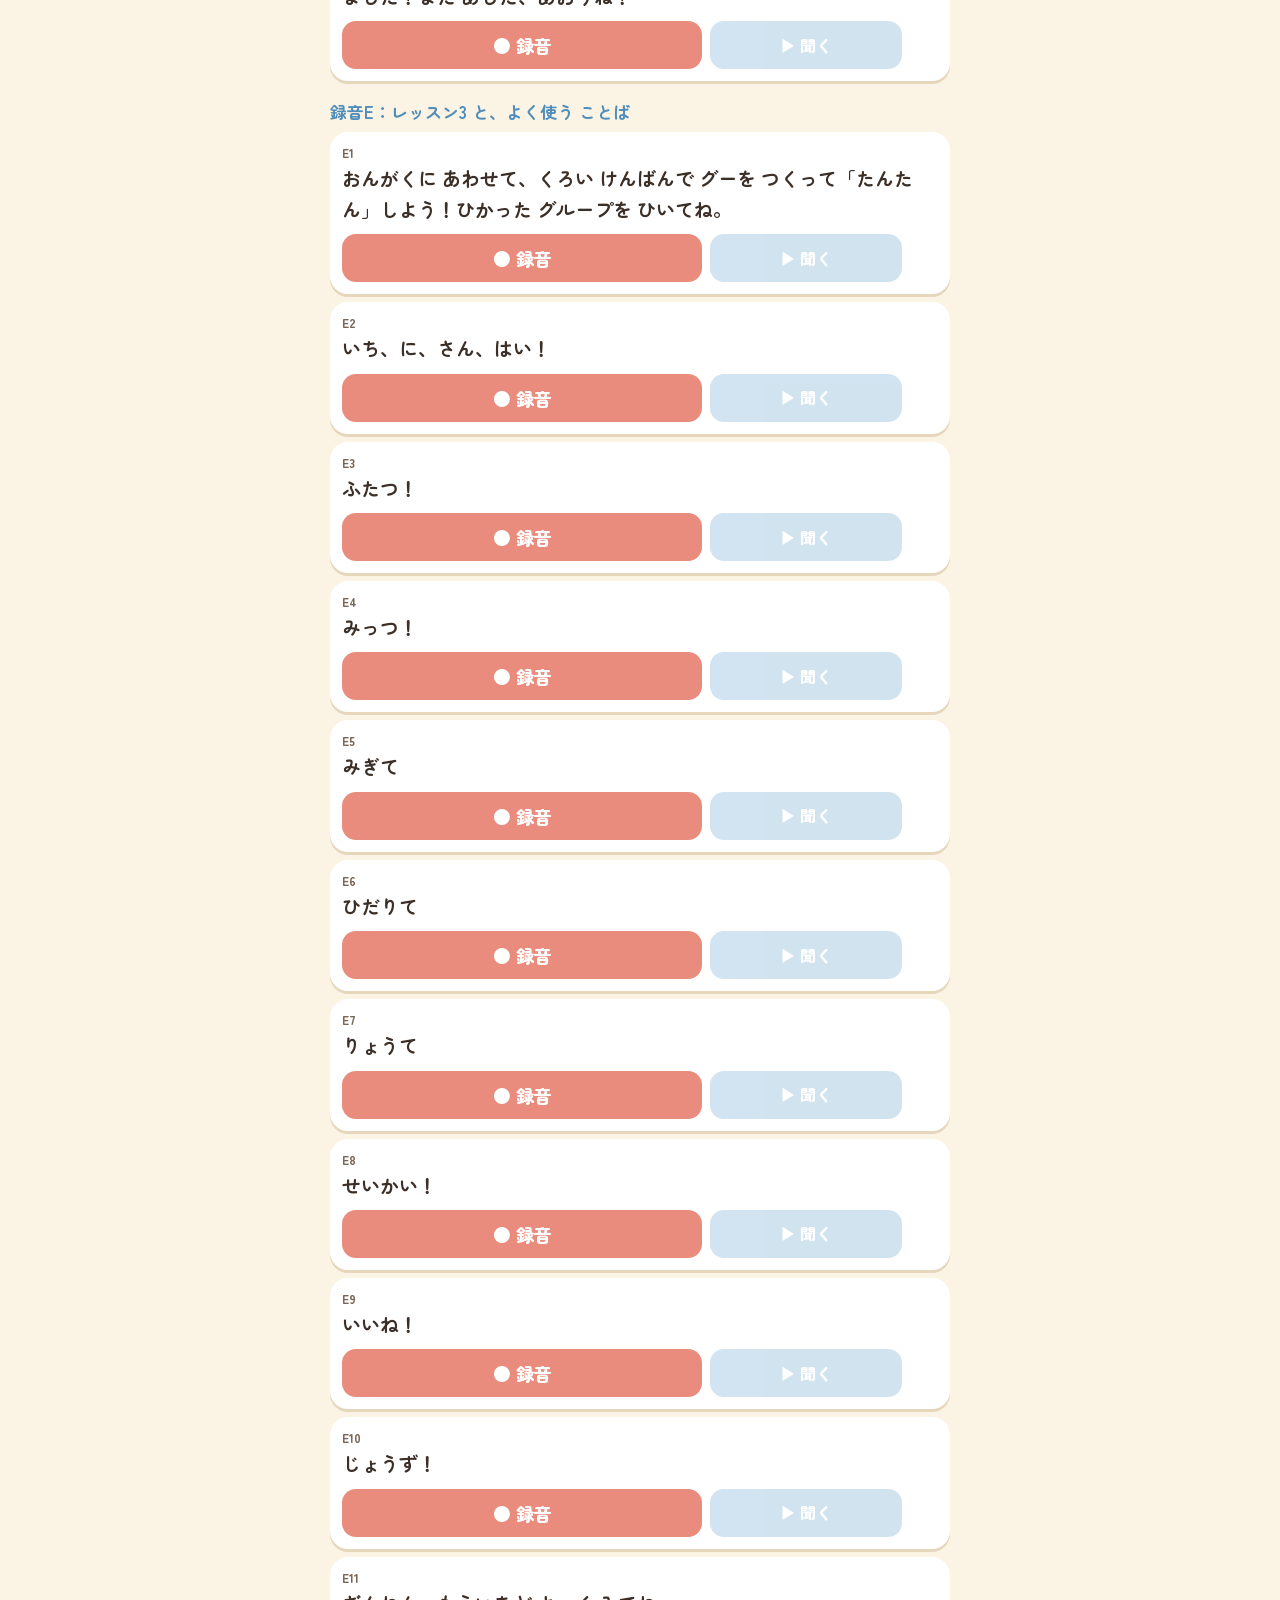
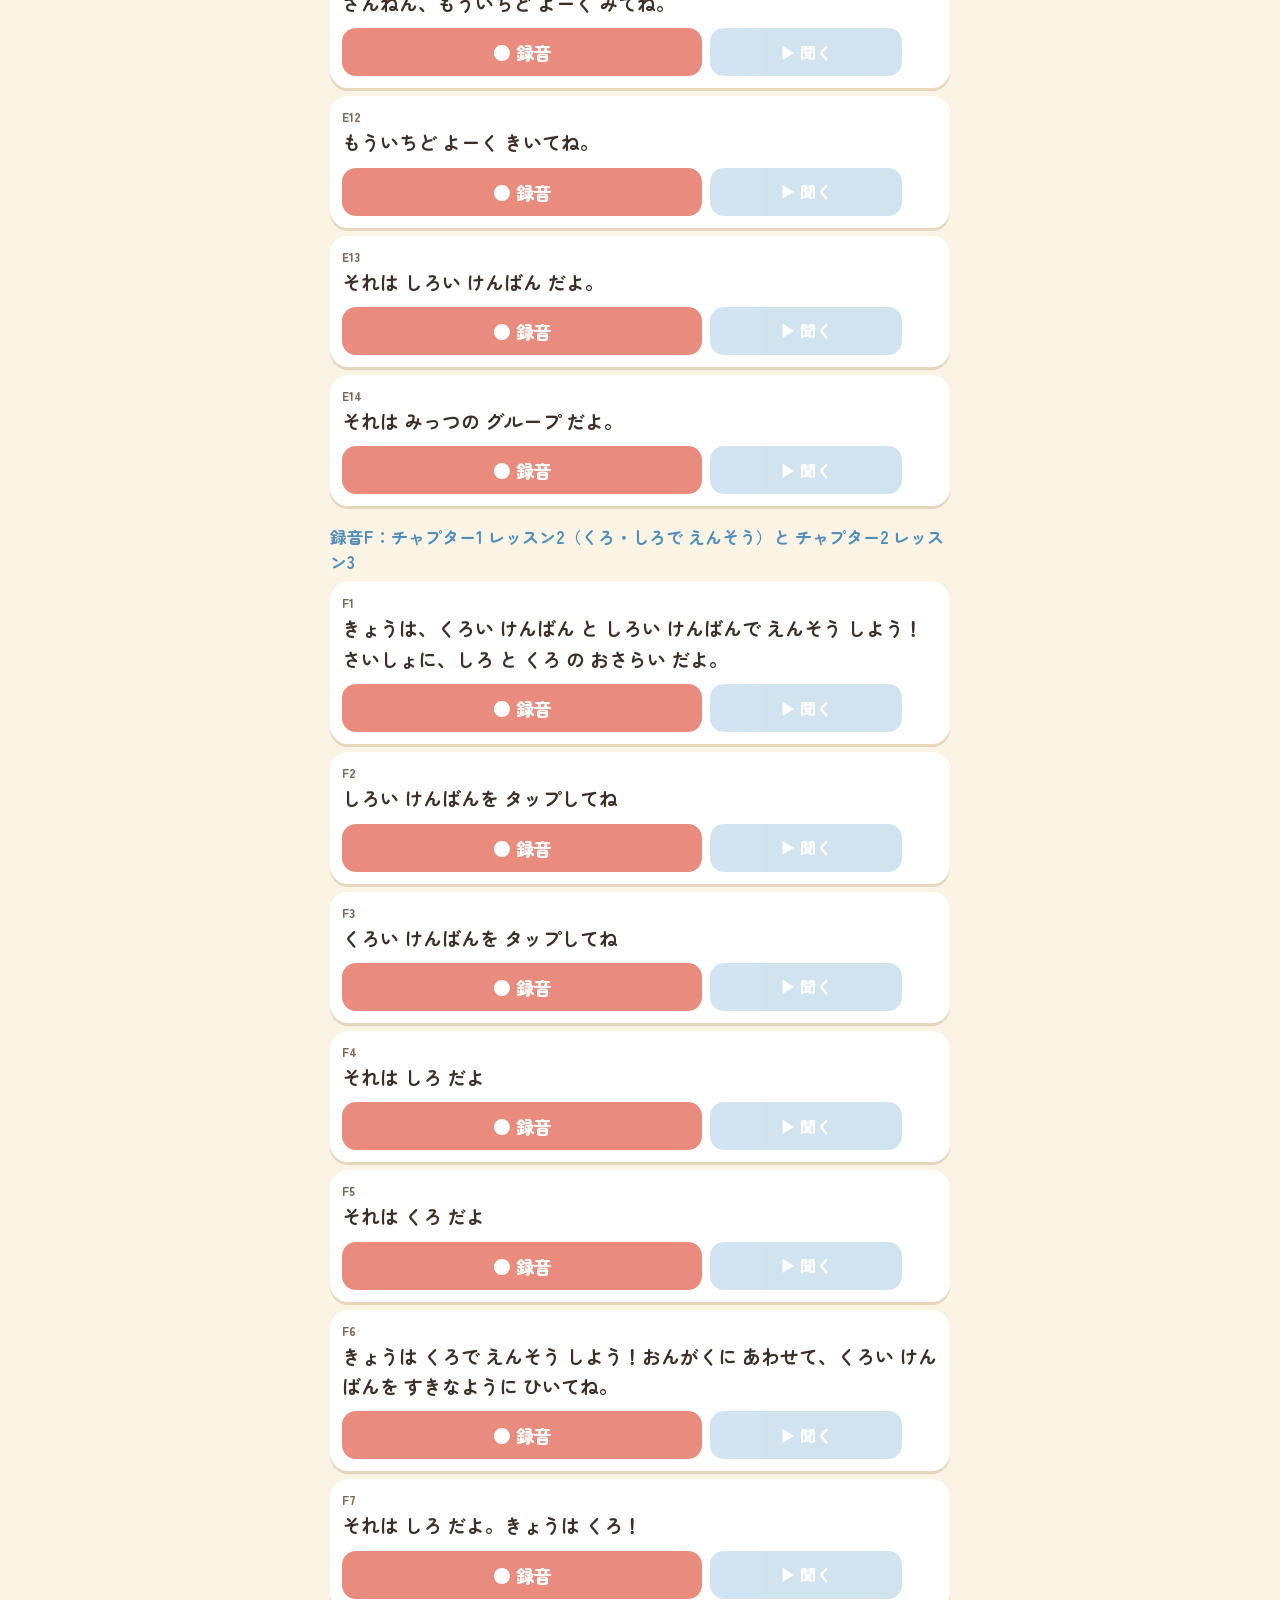
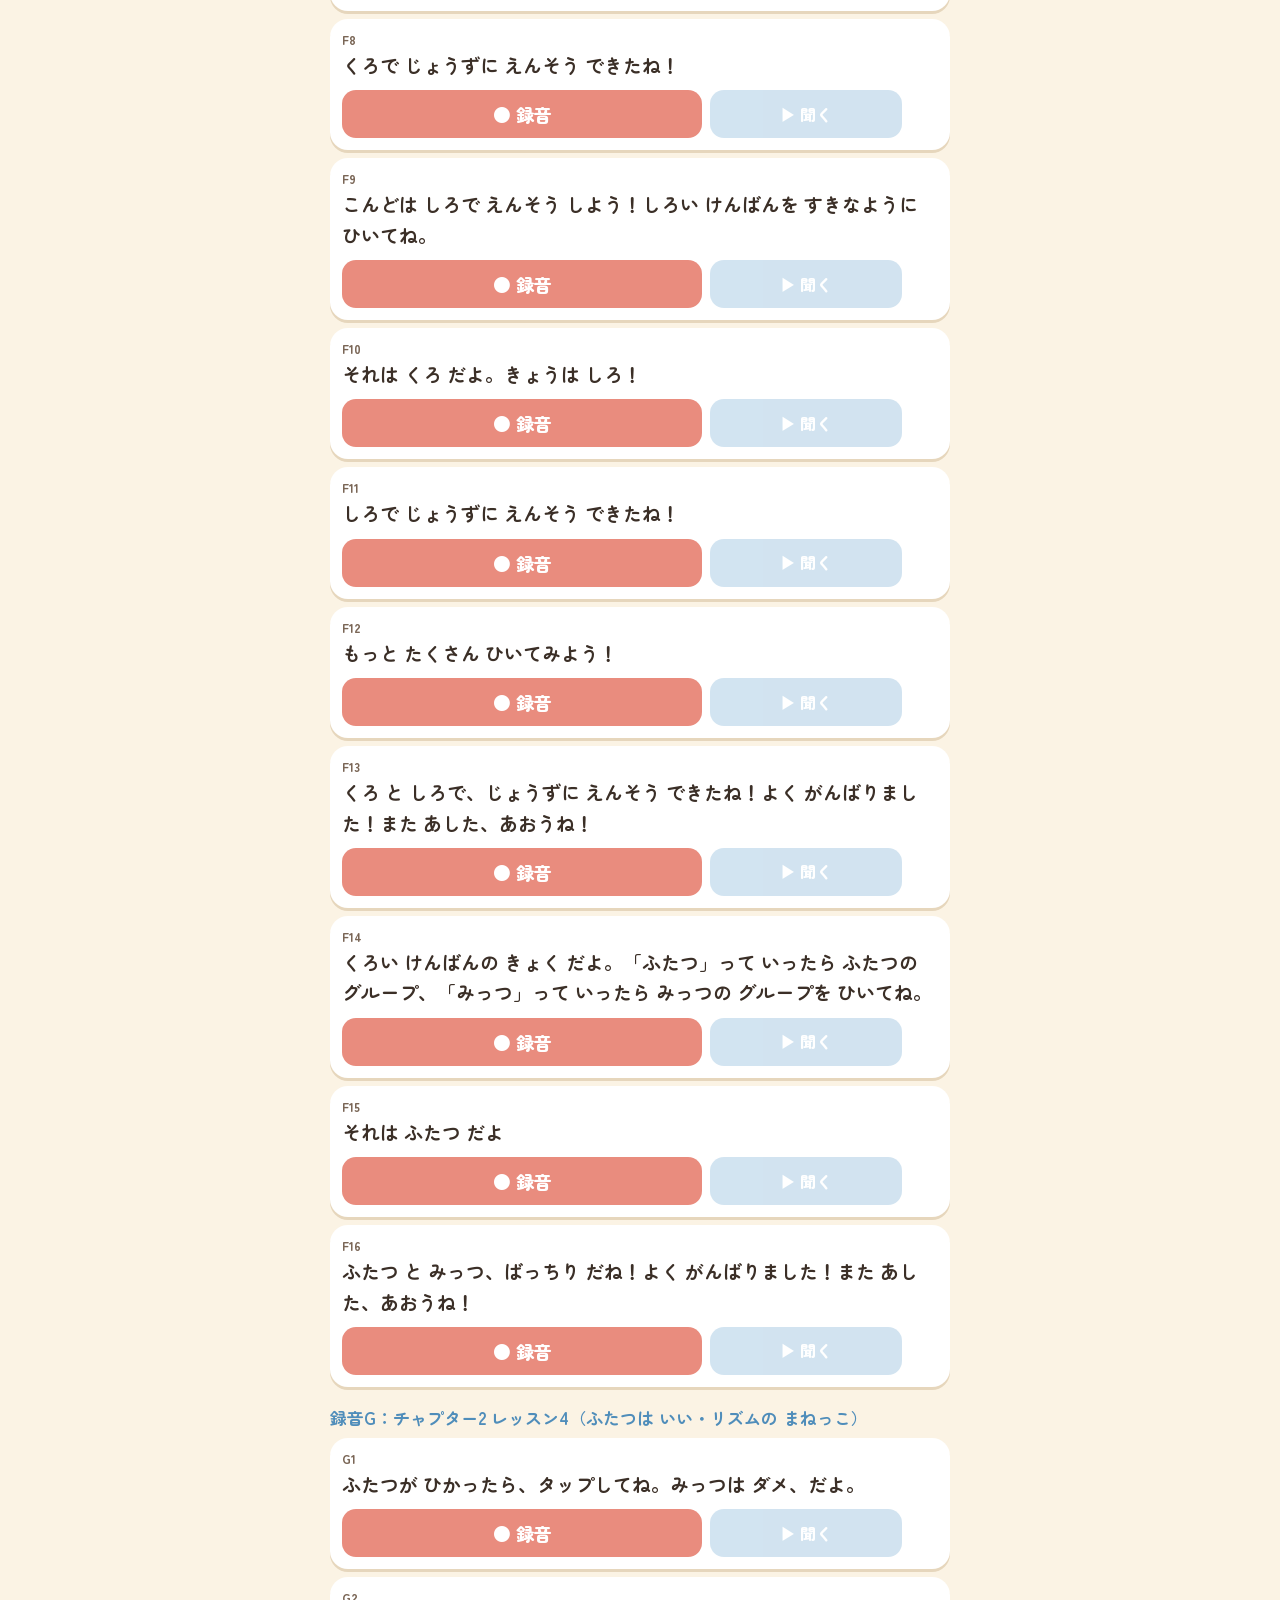
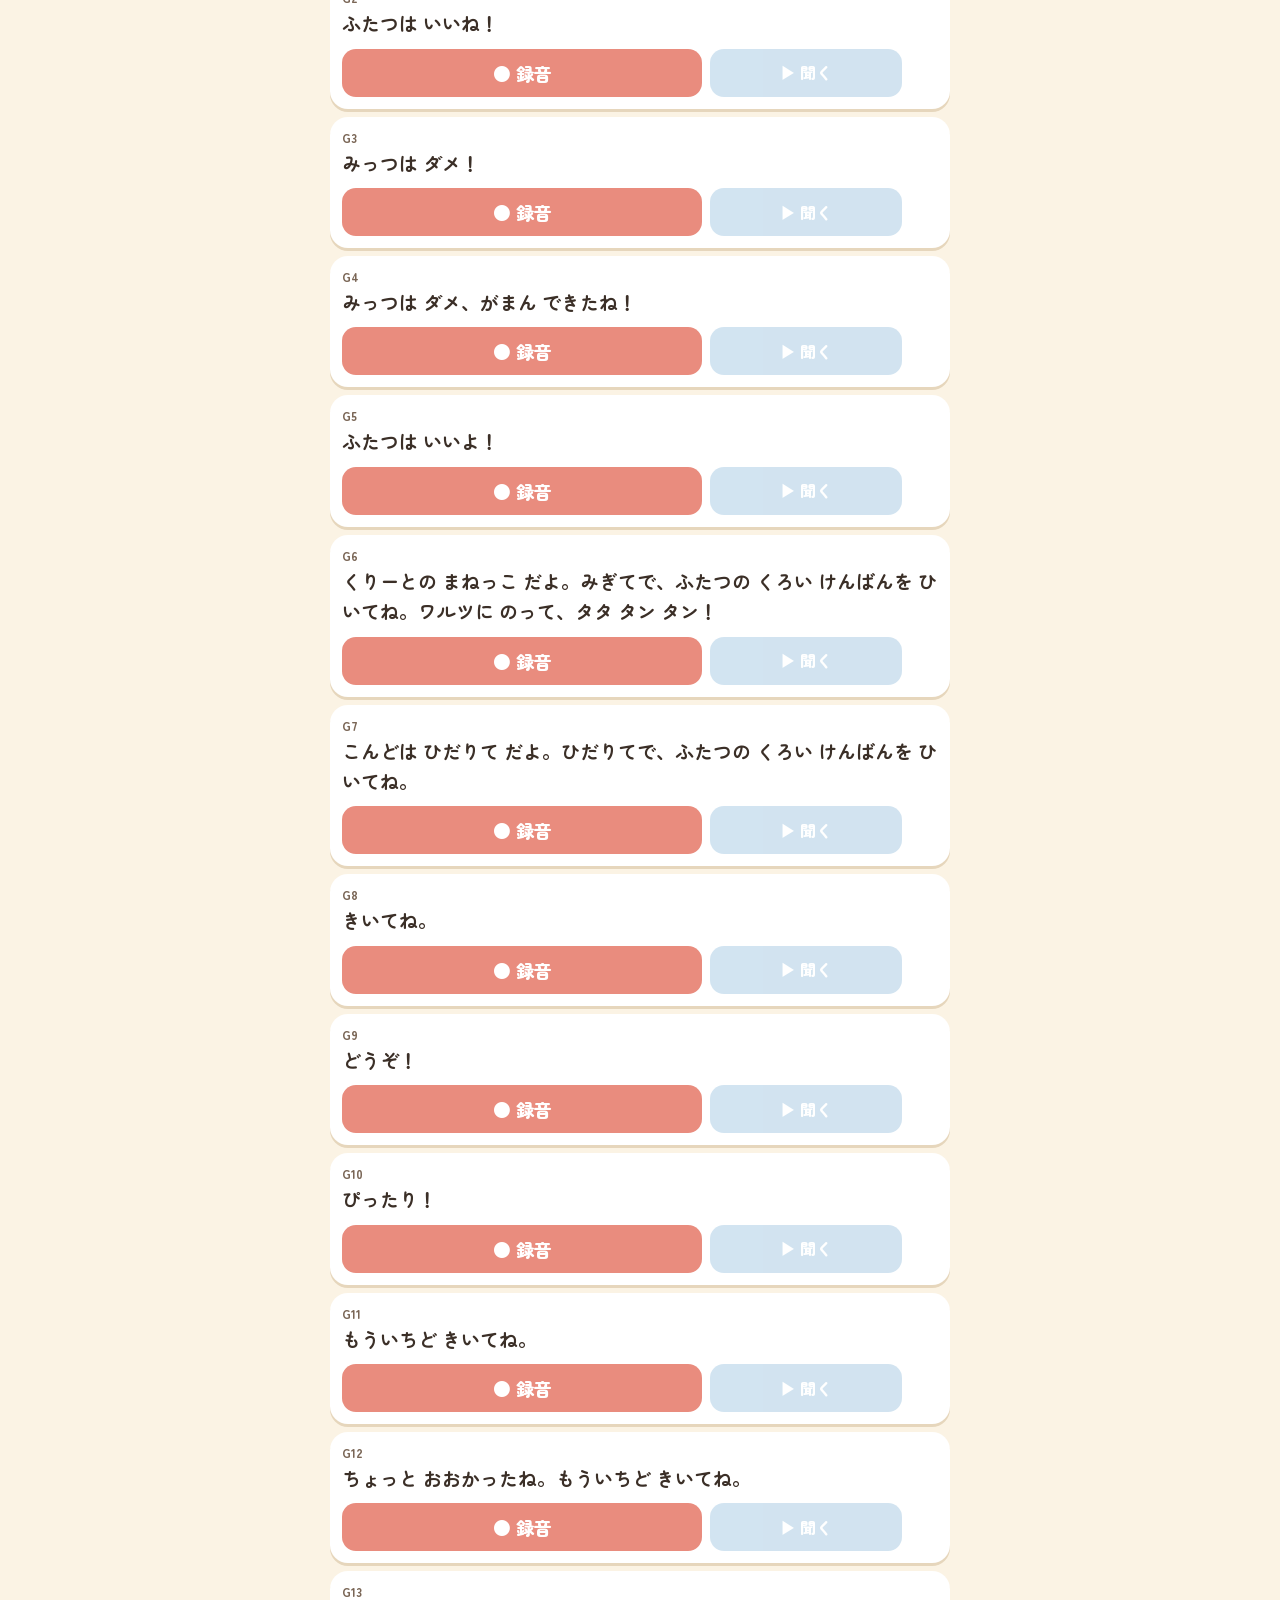
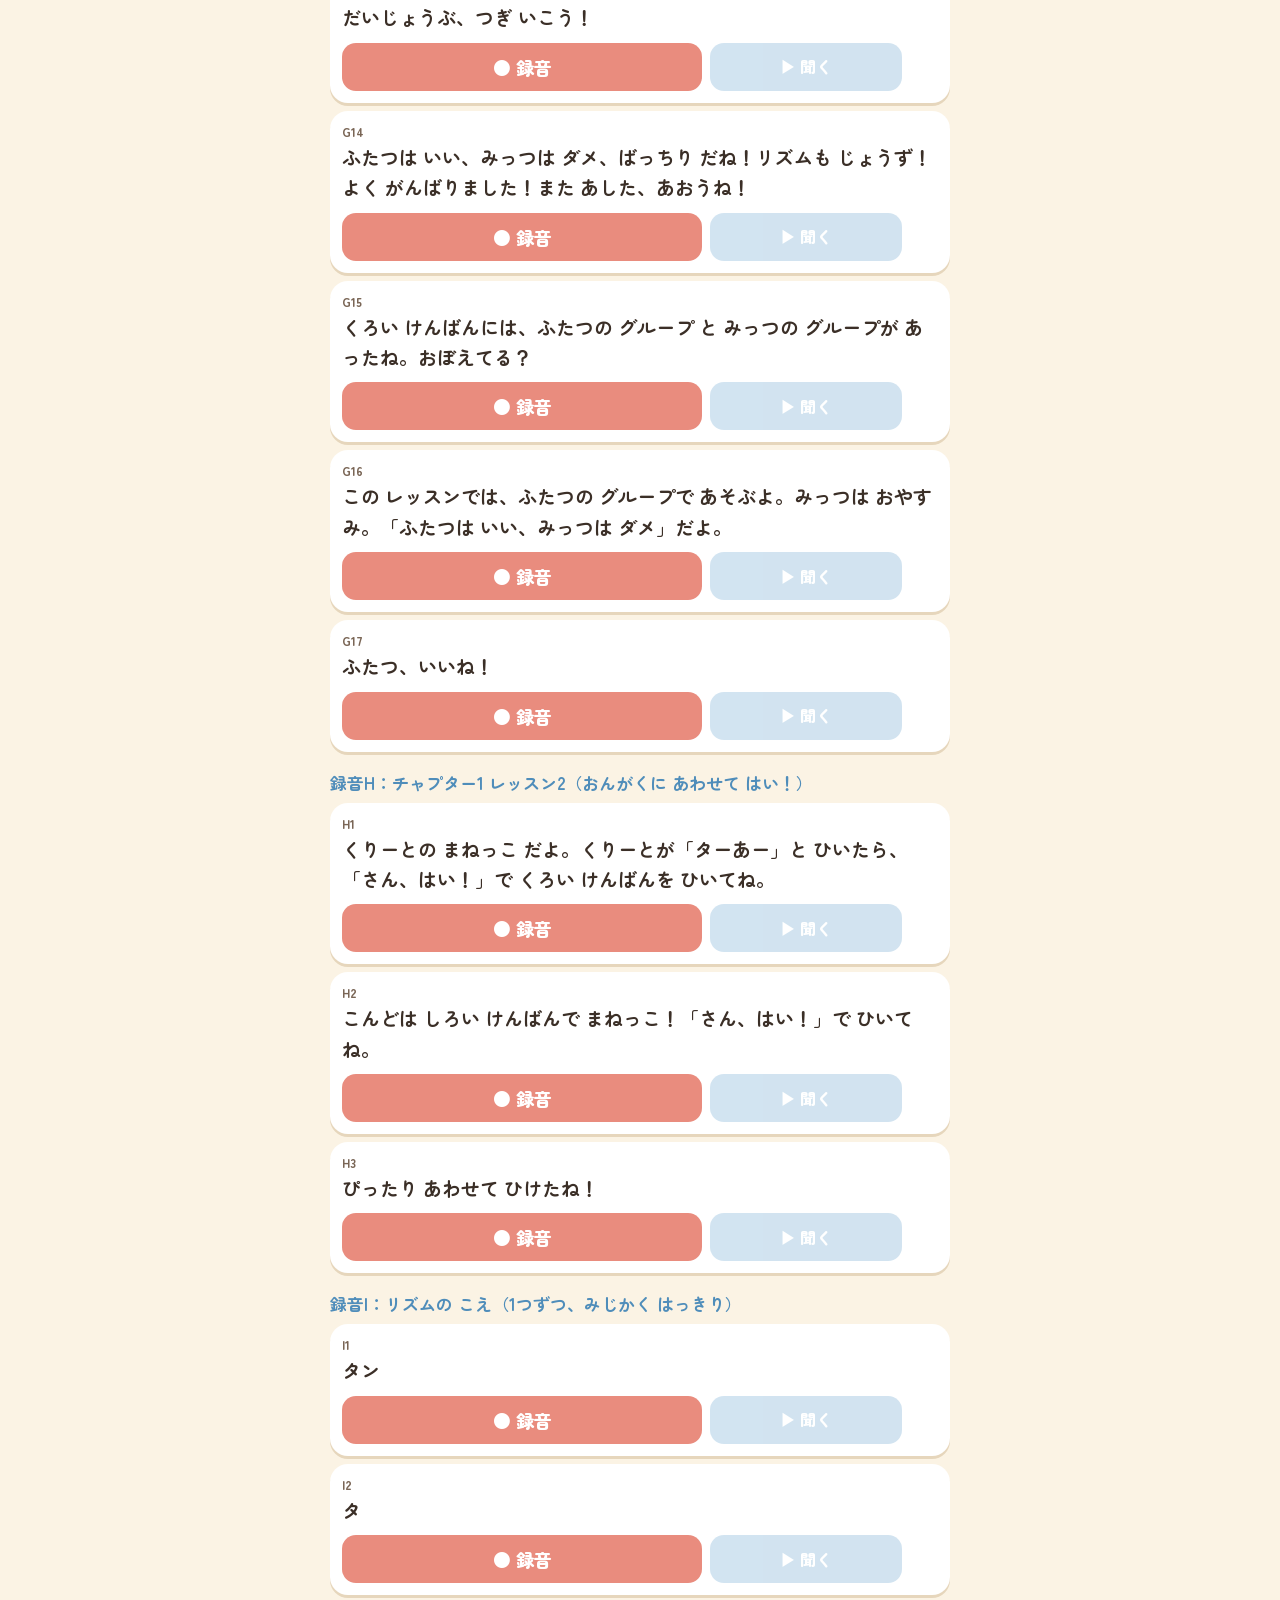
<file: piano/rec.html>
<!doctype html>
<html lang="ja">
<head>
<meta charset="utf-8">
<meta name="viewport" content="width=device-width, initial-scale=1, maximum-scale=1, user-scalable=no, viewport-fit=cover">
<title>ピアノのえほん 声の録音</title>
<link rel="preconnect" href="https://fonts.googleapis.com">
<link rel="preconnect" href="https://fonts.gstatic.com" crossorigin>
<link rel="stylesheet" href="https://fonts.googleapis.com/css2?family=Zen+Maru+Gothic:wght@500;700;900&display=swap">
<style>
:root{--paper:#FBF3E4;--ink:#3B2F27;--ink2:#7A6656;--sun:#F2B544;--sun2:#E0962B;--sky:#7FB2D6;--sky2:#4F8DBA;--rose:#E98C7E;--leaf:#8DBF7A}
*{box-sizing:border-box;touch-action:manipulation}
body{margin:0;background:var(--paper);color:var(--ink);font-family:"Zen Maru Gothic","Hiragino Maru Gothic ProN",sans-serif;
  padding:max(12px,env(safe-area-inset-top)) max(12px,env(safe-area-inset-right)) 120px max(12px,env(safe-area-inset-left))}
.wrap{max-width:620px;margin:0 auto}
h1{font-size:22px;margin:6px 0 2px}
.lead{font-size:14px;color:var(--ink2);margin:0 0 10px;line-height:1.6}
.prog{position:sticky;top:0;z-index:5;background:var(--paper);padding:8px 0;display:flex;align-items:center;gap:10px;font-weight:900}
.bar{flex:1;height:12px;background:#E6D6BC;border-radius:99px;overflow:hidden}
.bar i{display:block;height:100%;background:var(--leaf);width:0;transition:width .3s}
h2{font-size:17px;margin:18px 0 6px;color:var(--sky2)}
.line{background:#fff;border-radius:18px;padding:12px;margin:8px 0;box-shadow:0 3px 0 #E6D6BC}
.line.done{box-shadow:0 0 0 2px var(--leaf),0 3px 0 #E6D6BC}
.line.rec{box-shadow:0 0 0 3px var(--rose)}
.id{font-size:12px;font-weight:900;color:var(--ink2)}
.txt{font-size:19px;font-weight:700;line-height:1.6;margin:2px 0 10px}
.note{font-size:13px;color:var(--rose);font-weight:700}
.btns{display:flex;gap:8px}
button{font:inherit;font-weight:900;border:0;border-radius:14px;min-height:48px;padding:6px 12px;cursor:pointer}
.r{flex:2;background:var(--rose);color:#fff;font-size:18px}
.line.rec .r{background:#C0392B;animation:pulse 1s infinite}
@keyframes pulse{50%{opacity:.75}}
.p{flex:1;background:var(--sky);color:#fff}
.p[disabled]{opacity:.35}
.ok{font-size:22px;color:var(--leaf);align-self:center;width:28px;text-align:center}
.foot{position:fixed;left:0;right:0;bottom:0;background:rgba(251,243,228,.97);padding:10px max(12px,env(safe-area-inset-left)) max(12px,env(safe-area-inset-bottom));box-shadow:0 -2px 0 #E6D6BC;z-index:6}
.foot .in{max-width:620px;margin:0 auto;display:flex;flex-direction:column;gap:6px}
.send{background:var(--sun);box-shadow:0 4px 0 var(--sun2);font-size:19px;width:100%}
.linkbox{background:#fff;border-radius:14px;padding:10px;box-shadow:0 0 0 2px var(--leaf)}
.linkbox .lt{font-size:14px;font-weight:700;line-height:1.5;margin-bottom:6px}
.copy{width:100%;background:var(--leaf);color:#fff;font-size:18px}
.linkbox textarea{width:100%;height:60px;font-size:12px;margin-top:6px}
.msg{font-size:13px;color:var(--ink2);text-align:center;min-height:18px}
</style>
</head>
<body>
<div class="wrap">
  <h1>🎙 ピアノのえほん 声の録音</h1>
  <p class="lead">「● 録音」を押して読み、もう一度押すと止まります。「▶ 聞く」で確認して、やり直したいときはもう一度「● 録音」。<br>途中でやめても、録った声はこのスマホに残ります。送るときは、いちばん下の「まとめて送る」→「コピー」を押して、Claude のチャットに貼りつけるだけです。</p>
  <div class="prog"><span id="cnt">0 / 0</span><div class="bar"><i id="bar"></i></div></div>
  <div id="list"></div>
</div>
<div class="foot"><div class="in"><div id="linkbox" class="linkbox" hidden><div class="lt"></div><button type="button" class="copy">📋 コピー</button><textarea hidden readonly></textarea></div><button class="send" id="send">まとめて送る</button><div class="msg" id="msg"></div></div></div>
<script src="../config.js"></script>
<script>
"use strict";
const SCRIPT = [
 ["A","はじめ（くりーとの 自己紹介）",[
  "こんにちは！ぼくの なまえは、くりーと。くろねこの くりーと だよ。みんなの なまえは、なにかな？",
  "よろしくね！ぼくは、6さい。みんなは なんさいかな？",
  "ぼくは、おんがくが だいすき！うたったり、ピアノを ひいたりするんだ。みんなも おんがくは すきかな？",
  "さっそく みんなと いっしょに、したの がっきを ひくよ。ねえ みんな、この がっき、なにか わかる？",
  "そう、ピアノだよ！ピアノには「くろい けんばん」と「しろい けんばん」が あるよ。",
  "じゃあ これから、たくさん たのしく ぼくと おんがくで あそぼう！ぼくと まいにち、いっしょに あそんでほしいんだ！あそんでくれる？"]],
 ["B","レッスン0 しろ と くろ",[
  "まっしろ！これは しろ だよ。","まっくろ！これは くろ だよ。","しろは どっち？","くろは どっち？",
  "しろい ねこさんは どっち？","くろい ねこさんは どっち？","しろい けんばんは どっち？","くろい けんばんは どっち？","こっちかな？",
  "こんどは くろい けんばん だけ、ノック ノック してみよう！コン コン！","それは しろ だよ。くろい けんばんは どこかな？",
  "じょうず！くろい けんばん だけ ノック できたね！","しろ と くろ、わかったね！よく がんばりました！また あした、あおうね！"]],
 ["C","レッスン1 ふたつ と みっつ",[
  "よーく みてみると、くろい けんばんは「ふたつの グループ」と「みっつの グループ」が あるよ。",
  "ひくい ところから たかい ところへ、「ふたつ、みっつ」と かぞえてみよう！","ふたつ","みっつ",
  "ふたつの くろい けんばんの グループを ぜんぶ タップしてみよう。まちがわないように よーく みてね。みっつじゃないからね。ふたつだよ！",
  "いいね！ふたつだね！","ダメダメ〜、それは みっつ だよ。","じゃあ、クイズだよ！ひかった くろい けんばんは ふたつ？それとも みっつ？",
  "みんなの ピアノで、ふたつの くろい けんばんの グループを みつけてみよう。みつけたら、グーを つくって「たんたん」って かるく ひいてみよう。",
  "たん！もういっかい！","じょうずに ひけたかな？よく がんばりました！きょうの おんがくの あそびは これで おしまい！また あした、あおうね！"]],
 ["D","レッスン2 たかい おと・ひくい おと／だいずの おへや",[
  "こんにちは！くりーと だよ！きょうも いっしょに あそぼう！ふたつの くろい けんばんの グループ、おぼえてるかな？ひとつ タップしてみて！",
  "おぼえてたね！","ピアノの みぎの はしっこは たかい おと、ひだりの はしっこは ひくい おと だよ。ひかった ふたつの グループは たかい？ひくい？",
  "こんどは みないで、みみで きいてね。ぞうさん？ことりさん？","せいかい！ぞうさんの ひくい おと！","せいかい！ことりさんの たかい おと！",
  "みんなの ピアノで、いちばん たかい ところの ふたつの くろい けんばんを、みぎてで グーを つくって「たんたん！」",
  "たかい おとは、ことりさんの ように かわいい おと だったかな？",
  "こんどは いちばん ひくい ところの ふたつの くろい けんばんを、ひだりてで グーを つくって「たんたん！」",
  "ひくい おとは、ぞうさんの ように、おおきな ふとい おと だったかな？",
  "あれ？だいずの おへやから、おかしな おとが きこえるよ…。ちょっと のぞきみに いってみない？",
  "まんなかの ふたつの くろい けんばんで、「タ タ タン！」って ノック してね。くりーとの まねっこ だよ。",
  "さん、はい！","コンコン… あれ？へんじが ないね。もういちど！","ドアが すこし あいたよ！もういっかい！","だいず、なに してるの？",
  "いまは だめ〜！|だいずの 声で","あーっ！だいず、ぬすみぐい してたー！","もう、だいずったら！みんな、ノック じょうず だったよ！",
  "きょうは、たかい おと と ひくい おと が わかったね！よく がんばりました！また あした、あおうね！"]],
 ["E","レッスン3 と、よく使う ことば",[
  "おんがくに あわせて、くろい けんばんで グーを つくって「たんたん」しよう！ひかった グループを ひいてね。",
  "いち、に、さん、はい！","ふたつ！","みっつ！","みぎて","ひだりて","りょうて","せいかい！","いいね！","じょうず！",
  "ざんねん、もういちど よーく みてね。","もういちど よーく きいてね。","それは しろい けんばん だよ。","それは みっつの グループ だよ。"]],
 ["F","チャプター1 レッスン2（くろ・しろで えんそう）と チャプター2 レッスン3",[
  "きょうは、くろい けんばん と しろい けんばんで えんそう しよう！さいしょに、しろ と くろ の おさらい だよ。",
  "しろい けんばんを タップしてね",
  "くろい けんばんを タップしてね",
  "それは しろ だよ",
  "それは くろ だよ",
  "きょうは くろで えんそう しよう！おんがくに あわせて、くろい けんばんを すきなように ひいてね。",
  "それは しろ だよ。きょうは くろ！",
  "くろで じょうずに えんそう できたね！",
  "こんどは しろで えんそう しよう！しろい けんばんを すきなように ひいてね。",
  "それは くろ だよ。きょうは しろ！",
  "しろで じょうずに えんそう できたね！",
  "もっと たくさん ひいてみよう！",
  "くろ と しろで、じょうずに えんそう できたね！よく がんばりました！また あした、あおうね！",
  "くろい けんばんの きょく だよ。「ふたつ」って いったら ふたつの グループ、「みっつ」って いったら みっつの グループを ひいてね。",
  "それは ふたつ だよ",
  "ふたつ と みっつ、ばっちり だね！よく がんばりました！また あした、あおうね！"]],
 ["G","チャプター2 レッスン4（ふたつは いい・リズムの まねっこ）",[
  "ふたつが ひかったら、タップしてね。みっつは ダメ、だよ。",
  "ふたつは いいね！",
  "みっつは ダメ！",
  "みっつは ダメ、がまん できたね！",
  "ふたつは いいよ！",
  "くりーとの まねっこ だよ。みぎてで、ふたつの くろい けんばんを ひいてね。ワルツに のって、タタ タン タン！",
  "こんどは ひだりて だよ。ひだりてで、ふたつの くろい けんばんを ひいてね。",
  "きいてね。",
  "どうぞ！",
  "ぴったり！",
  "もういちど きいてね。",
  "ちょっと おおかったね。もういちど きいてね。",
  "だいじょうぶ、つぎ いこう！",
  "ふたつは いい、みっつは ダメ、ばっちり だね！リズムも じょうず！よく がんばりました！また あした、あおうね！",
  "くろい けんばんには、ふたつの グループ と みっつの グループが あったね。おぼえてる？",
  "この レッスンでは、ふたつの グループで あそぶよ。みっつは おやすみ。「ふたつは いい、みっつは ダメ」だよ。",
  "ふたつ、いいね！"]],
 ["H","チャプター1 レッスン2（おんがくに あわせて はい！）",[
  "くりーとの まねっこ だよ。くりーとが「ターあー」と ひいたら、「さん、はい！」で くろい けんばんを ひいてね。",
  "こんどは しろい けんばんで まねっこ！「さん、はい！」で ひいてね。",
  "ぴったり あわせて ひけたね！"]],
 ["I","リズムの こえ（1つずつ、みじかく はっきり）",[
  "タン",
  "タ",
  "たーあー"]],
 ["K","はじめまして（りんご・グーパー・ことりさん ぞうさん）",[
  "りんごが ふたつ。",
  "りんごが みっつ。",
  "くろい けんばんにも、ふたつ と みっつが あるよ。さわってみてね。",
  "グー、できるかな？",
  "パー、できるかな？",
  "グー、パー、グー、パー！",
  "こっちは、ことりさんの おてて。",
  "こっちは、ぞうさんの おてて。",
  "ことりさんの おてて、あげてね！",
  "ぞうさんの おてて、あげてね！"]]
];

/* ---- このスマホの中に保存（IndexedDB） ---- */
let db = null;
const openDB = () => new Promise(ok => { try { const r = indexedDB.open("miso-voice", 1); r.onupgradeneeded = () => r.result.createObjectStore("clips"); r.onsuccess = () => ok(db = r.result); r.onerror = () => ok(null); } catch (e) { ok(null); } });
const dbPut = (k, v) => new Promise(ok => { if (!db) return ok(); const t = db.transaction("clips", "readwrite"); t.objectStore("clips").put(v, k); t.oncomplete = ok; t.onerror = ok; });
const dbAll = () => new Promise(ok => { if (!db) return ok({}); const out = {}, t = db.transaction("clips"), s = t.objectStore("clips"); const c = s.openCursor(); c.onsuccess = () => { const r = c.result; if (r) { out[r.key] = r.value; r.continue(); } else ok(out); }; c.onerror = () => ok(out); });
const clips = {};   // id → Blob

const list = document.getElementById("list"); const rows = {}; let total = 0;
SCRIPT.forEach(([g, title, lines]) => {
  const h = document.createElement("h2"); h.textContent = `録音${g}：${title}`; list.appendChild(h);
  lines.forEach((raw, i) => {
    const [text, note] = raw.split("|"), id = g + (i + 1); total++;
    const d = document.createElement("div"); d.className = "line"; d.id = "L" + id;
    d.innerHTML = `<div class="id">${id}</div><div class="txt"></div>${note ? `<div class="note">（${note}）</div>` : ""}
      <div class="btns"><button class="r" type="button">● 録音</button><button class="p" type="button" disabled>▶ 聞く</button><span class="ok"></span></div>`;
    d.querySelector(".txt").textContent = text; list.appendChild(d);
    rows[id] = d; d.querySelector(".r").onclick = () => toggleRec(id); d.querySelector(".p").onclick = () => play(id);
  });
});
function refresh() {
  let n = 0; for (const id in rows) { const has = !!clips[id]; rows[id].classList.toggle("done", has); rows[id].querySelector(".p").disabled = !has; rows[id].querySelector(".ok").textContent = has ? "✓" : ""; if (has) n++; }
  document.getElementById("cnt").textContent = `${n} / ${total}`; document.getElementById("bar").style.width = (n / total * 100) + "%";
}

/* ---- 録音 ----
   iPhone の Safari は、同じマイクを2回目に使うと録音が空になることがあるので、
   1行ごとにマイクを開き直し、終わったら必ずマイクを閉じる。 */
let cur = null, player = null;   // cur = { id, rec, stream, chunks }
const mime = ["audio/mp4", "audio/webm;codecs=opus", "audio/webm", "audio/ogg"].find(t => window.MediaRecorder && MediaRecorder.isTypeSupported && MediaRecorder.isTypeSupported(t)) || "";
function stopCur() {
  return new Promise(ok => {
    if (!cur) return ok(); const c = cur; cur = null;
    c.rec.addEventListener("stop", () => ok(), { once: true });
    try { if (c.rec.state !== "inactive") c.rec.stop(); else ok(); } catch (e) { ok(); }
  });
}
async function toggleRec(id) {
  if (player) { player.pause(); player = null; }
  const wasId = cur && cur.id; await stopCur(); if (wasId === id) return;
  let stream;
  try { stream = await navigator.mediaDevices.getUserMedia({ audio: { echoCancellation: true, noiseSuppression: true, autoGainControl: true } }); }
  catch (e) { msg("マイクが使えませんでした。設定でマイクを許可してください。"); return; }
  const chunks = [], rec = new MediaRecorder(stream, mime ? { mimeType: mime } : undefined), row = rows[id];
  cur = { id, rec, stream, chunks };
  rec.ondataavailable = e => { if (e.data && e.data.size) chunks.push(e.data); };
  rec.onstop = async () => {
    stream.getTracks().forEach(t => t.stop());
    const b = new Blob(chunks, { type: rec.mimeType || mime || "audio/mp4" });
    row.classList.remove("rec"); row.querySelector(".r").textContent = "● 録音";
    if (b.size > 800) { clips[id] = b; await dbPut(id, b); msg(`${id} を保存しました`); } else msg(`${id} がうまく録れませんでした。もう一度どうぞ`);
    refresh();
  };
  rec.start(500); row.classList.add("rec"); row.querySelector(".r").textContent = "■ 止める"; msg(`${id} 録音中…`);
}
function play(id) { if (!clips[id]) return; if (player) player.pause(); player = new Audio(URL.createObjectURL(clips[id])); player.play().catch(() => { }); }
const msg = t => { document.getElementById("msg").textContent = t; };

/* ---- まとめて1つのファイル（zip）にする ---- */
const CRC = (() => { const t = new Uint32Array(256); for (let n = 0; n < 256; n++) { let c = n; for (let k = 0; k < 8; k++) c = c & 1 ? 0xEDB88320 ^ (c >>> 1) : c >>> 1; t[n] = c >>> 0; } return t; })();
const crc32 = u => { let c = 0xFFFFFFFF; for (let i = 0; i < u.length; i++) c = CRC[(c ^ u[i]) & 255] ^ (c >>> 8); return (c ^ 0xFFFFFFFF) >>> 0; };
async function makeZip(files) {
  const enc = new TextEncoder(), parts = [], central = []; let off = 0;
  for (const [name, blob] of files) {
    const data = new Uint8Array(await blob.arrayBuffer()), nm = enc.encode(name), crc = crc32(data);
    const h = new DataView(new ArrayBuffer(30)); h.setUint32(0, 0x04034b50, true); h.setUint16(4, 20, true); h.setUint16(6, 0x0800, true); h.setUint16(8, 0, true);
    h.setUint32(14, crc, true); h.setUint32(18, data.length, true); h.setUint32(22, data.length, true); h.setUint16(26, nm.length, true);
    parts.push(h.buffer, nm, data);
    const c = new DataView(new ArrayBuffer(46)); c.setUint32(0, 0x02014b50, true); c.setUint16(4, 20, true); c.setUint16(6, 20, true); c.setUint16(8, 0x0800, true);
    c.setUint32(16, crc, true); c.setUint32(20, data.length, true); c.setUint32(24, data.length, true); c.setUint16(28, nm.length, true); c.setUint32(42, off, true);
    central.push(c.buffer, nm); off += 30 + nm.length + data.length;
  }
  const csize = central.reduce((a, b) => a + b.byteLength, 0), e = new DataView(new ArrayBuffer(22));
  e.setUint32(0, 0x06054b50, true); e.setUint16(8, files.length, true); e.setUint16(10, files.length, true); e.setUint32(12, csize, true); e.setUint32(16, off, true);
  return new Blob([...parts, ...central, e.buffer], { type: "application/zip" });
}
/* ---- 送る：練習アプリと同じログインで、声を Supabase（練習アプリの保存場所）に上げ、
   チャットに貼るリンクを作る。ログインしていないときは、ファイルで送る。 */
async function getSession() {
  const C = window.MISOSOFI_CONFIG; if (!C) return null;
  let s = null; try { s = JSON.parse(localStorage.getItem("misosofi-auth") || "null"); } catch (e) { }
  if (s && s.currentSession) s = s.currentSession;
  if (!s || !s.access_token || !s.user) return null;
  if ((s.expires_at || 0) * 1000 < Date.now() + 60000 && s.refresh_token) {
    try {
      const r = await fetch(C.supabaseUrl + "/auth/v1/token?grant_type=refresh_token", { method: "POST", headers: { apikey: C.supabaseAnonKey, "Content-Type": "application/json" }, body: JSON.stringify({ refresh_token: s.refresh_token }) });
      if (r.ok) { const n = await r.json(); s = n; try { localStorage.setItem("misosofi-auth", JSON.stringify(n)); } catch (e) { } } else return null;
    } catch (e) { return null; }
  }
  return s;
}
async function uploadZip(file) {
  const C = window.MISOSOFI_CONFIG, s = await getSession(); if (!s) return null;
  const path = `${s.user.id}/piano-voice/${file.name}`, h = { apikey: C.supabaseAnonKey, Authorization: "Bearer " + s.access_token };
  const up = await fetch(`${C.supabaseUrl}/storage/v1/object/recordings/${path}`, { method: "POST", headers: { ...h, "Content-Type": "application/zip", "x-upsert": "true" }, body: file });
  if (!up.ok) return null;
  const sg = await fetch(`${C.supabaseUrl}/storage/v1/object/sign/recordings/${path}`, { method: "POST", headers: { ...h, "Content-Type": "application/json" }, body: JSON.stringify({ expiresIn: 60 * 60 * 24 * 7 }) });
  if (!sg.ok) return null; const j = await sg.json(); const u = j.signedURL || j.signedUrl; if (!u) return null;
  return C.supabaseUrl + "/storage/v1" + (u.startsWith("/") ? u : "/" + u);
}
function showLink(url, n) {
  const box = document.getElementById("linkbox"); box.hidden = false;
  box.querySelector(".lt").textContent = `${n}個の声を送れる形にしました。下の「コピー」を押して、Claude のチャットに貼りつけて送ってください。`;
  const b = box.querySelector("button"); b.textContent = "📋 コピー";
  b.onclick = async () => { try { await navigator.clipboard.writeText("ピアノのえほん 声：" + url); b.textContent = "✓ コピーしました。チャットに貼りつけてね"; } catch (e) { box.querySelector("textarea").hidden = false; box.querySelector("textarea").value = url; box.querySelector("textarea").select(); b.textContent = "下の文字を長押ししてコピーしてね"; } };
}
document.getElementById("send").onclick = async () => {
  await stopCur();
  const order = Object.keys(rows).filter(id => clips[id]); if (!order.length) { msg("まだ録音がありません"); return; }
  const ext = t => /mp4|m4a|aac/.test(t) ? "m4a" : /ogg/.test(t) ? "ogg" : "webm";
  msg("まとめています…");
  const zip = await makeZip(order.map(id => [`${id}.${ext(clips[id].type)}`, clips[id]]));
  const d = new Date(), stamp = `${d.getMonth() + 1}${String(d.getDate()).padStart(2, "0")}-${String(d.getHours()).padStart(2, "0")}${String(d.getMinutes()).padStart(2, "0")}`;
  const file = new File([zip], `piano-voice-${stamp}.zip`, { type: "application/zip" });
  msg("送っています…");
  let url = null; try { url = await uploadZip(file); } catch (e) { }
  if (url) { msg(""); showLink(url, order.length); return; }
  msg("練習アプリにログインしていないので、ファイルで送ります");
  if (navigator.canShare && navigator.canShare({ files: [file] })) { try { await navigator.share({ files: [file], title: "ピアノのえほん 声" }); return; } catch (e) { if (e.name === "AbortError") return; } }
  const a = document.createElement("a"); a.href = URL.createObjectURL(file); a.download = file.name; document.body.appendChild(a); a.click(); a.remove();
};

openDB().then(dbAll).then(all => { Object.assign(clips, all); refresh(); });
refresh();
</script>
</body>
</html>
</file>
<file: piano/style.css>
:root{
  --paper:#FBF3E4; --paper2:#F5E8D0; --ink:#3B2F27; --ink2:#7A6656;
  --sun:#F2B544; --sun2:#E0962B; --sky:#7FB2D6; --sky2:#4F8DBA; --rose:#E98C7E; --leaf:#8DBF7A;
  --key:#FFFDF8; --black:#2E2723;
  --r:22px;
  --font:"Zen Maru Gothic","Hiragino Maru Gothic ProN","Hiragino Sans",sans-serif;
}
*{box-sizing:border-box;touch-action:manipulation;-webkit-user-select:none;user-select:none;-webkit-touch-callout:none;-webkit-tap-highlight-color:transparent}
input,textarea{-webkit-user-select:text;user-select:text}
/* 2回すばやく たたいても 画面が ズームしないように（iPhone/iPad） */
html,body{-webkit-text-size-adjust:100%}
[hidden]{display:none!important}
html,body{margin:0;min-height:100%}
html{background:var(--paper)}
body{font-family:var(--font);color:var(--ink);background:var(--paper);font-size:18px;line-height:1.6;
  -webkit-tap-highlight-color:transparent;-webkit-user-select:none;user-select:none;
  padding:env(safe-area-inset-top) max(14px,env(safe-area-inset-right)) max(14px,env(safe-area-inset-bottom)) max(14px,env(safe-area-inset-left));overflow-x:hidden}
/* watercolour paper: soft blotches like the picture book */
.paper{position:fixed;inset:0;z-index:-1;pointer-events:none;
  background:
   radial-gradient(40% 30% at 12% 8%,rgba(242,181,68,.20),transparent 70%),
   radial-gradient(45% 35% at 92% 22%,rgba(127,178,214,.20),transparent 70%),
   radial-gradient(50% 30% at 20% 96%,rgba(141,191,122,.18),transparent 70%),
   radial-gradient(40% 30% at 88% 90%,rgba(233,140,126,.16),transparent 70%),var(--paper)}
.top{display:flex;justify-content:space-between;align-items:center;padding:10px 0 4px;max-width:560px;margin:0 auto}
.parent-btn{font:inherit;font-size:13px;color:var(--ink2);background:rgba(255,255,255,.6);border:1.5px solid #E6D6BC;border-radius:999px;padding:6px 12px;min-height:36px}
.coins{display:flex;align-items:center;gap:6px;background:#fff;border-radius:999px;padding:4px 12px 4px 6px;font-weight:900;font-size:18px;box-shadow:0 2px 0 #E6D6BC}
.coin{width:24px;height:24px;border-radius:50%;background:radial-gradient(circle at 35% 30%,#FFE9A8,#F2B544 55%,#C98A1E);box-shadow:inset 0 0 0 2px #E0962B}
.coins.pop{animation:pop .5s}
@keyframes pop{40%{transform:scale(1.25)}}
main{max-width:560px;margin:0 auto;min-height:calc(100vh - 70px);display:flex;flex-direction:column}
.scene{flex:1;display:flex;flex-direction:column;gap:14px;padding:6px 0 18px;animation:fade .35s ease}
@keyframes fade{from{opacity:0;transform:translateY(8px)}}
.hero{display:flex;align-items:flex-end;gap:10px;min-height:180px}
.hero img.kuri{width:31%;max-width:150px;flex:none;animation:bob 2.4s ease-in-out infinite;transform-origin:50% 100%;filter:drop-shadow(0 6px 6px rgba(59,47,39,.15))}
.hero img.kuri.dance{animation:dance 1.2s ease-in-out infinite}
@keyframes bob{50%{transform:translateY(-6px) rotate(-2deg)}}
@keyframes dance{25%{transform:rotate(-6deg) translateY(-4px)}75%{transform:rotate(6deg) translateY(-4px)}}
.bubble{position:relative;flex:1;background:#fff;border-radius:var(--r);padding:14px 16px;font-size:18px;font-weight:700;line-height:1.7;
  box-shadow:0 3px 0 #E6D6BC;margin-bottom:40px;word-break:keep-all;overflow-wrap:anywhere;animation:bub .4s cubic-bezier(.2,1.6,.4,1)}
.bubble:after{content:"";position:absolute;left:-12px;bottom:22px;border:12px solid transparent;border-right-color:#fff;border-left:0}
@keyframes bub{from{transform:scale(.7);opacity:0}}
.who{display:block;font-size:13px;color:var(--ink2);font-weight:700;margin-bottom:2px}
h1.title{font-size:34px;font-weight:900;text-align:center;margin:18px 0 0;letter-spacing:.04em}
h1.title small{display:block;font-size:14px;color:var(--ink2);font-weight:700;letter-spacing:.2em}
.lesson-tag{align-self:flex-start;font-size:13px;font-weight:900;background:var(--sky);color:#fff;border-radius:999px;padding:3px 12px}
.btn{font:inherit;font-weight:900;font-size:21px;border:0;border-radius:var(--r);min-height:62px;padding:12px 20px;color:var(--ink);
  background:var(--sun);box-shadow:0 5px 0 var(--sun2);transition:transform .08s;cursor:pointer}
.btn:active{transform:translateY(4px);box-shadow:0 1px 0 var(--sun2)}
.btn.sky{background:var(--sky);color:#fff;box-shadow:0 5px 0 var(--sky2)}
.btn.light{background:#fff;box-shadow:0 5px 0 #E6D6BC}
.btn.big{font-size:26px;min-height:78px}
.btn[disabled]{opacity:.45}
.row{display:flex;gap:12px}
.row>*{flex:1}
.grow{flex:1}
.choices{display:grid;grid-template-columns:1fr 1fr;gap:12px}
.ages{display:grid;grid-template-columns:repeat(4,1fr);gap:10px}
.ages .btn{font-size:24px;min-height:58px;padding:6px}
.ages .btn.on,.choices .btn.on{background:var(--sky);color:#fff;box-shadow:0 5px 0 var(--sky2)}
input.name{font:inherit;font-size:24px;font-weight:700;border:2.5px dashed #D9C3A0;background:#fff;border-radius:var(--r);padding:12px 16px;width:100%;color:var(--ink);text-align:center;-webkit-user-select:text;user-select:text}
.small{font-size:13px;color:var(--ink2);text-align:center}
.card{background:rgba(255,255,255,.75);border-radius:var(--r);padding:12px 14px;font-size:16px}
/* keyboard */
.kbd{position:relative;height:150px;border-radius:14px;background:#5A463A;padding:10px 6px 6px;box-shadow:0 6px 0 #3E3028;touch-action:none}
.kbd .keys{position:relative;height:100%}
.kbd .w{position:absolute;top:0;bottom:0;background:var(--key);border-radius:0 0 7px 7px;border:1px solid #C9B8A4;box-shadow:inset 0 -6px 0 #EFE6D8}
.kbd .w.down{background:#FFE7B0}
.kbd .b{position:absolute;top:0;height:60%;background:var(--black);border-radius:0 0 5px 5px;box-shadow:inset 0 -5px 0 #4A3F38;z-index:2;transition:background .2s}
.kbd .b.glow2{background:var(--sky2);box-shadow:0 0 0 3px #CFE6F7,inset 0 -5px 0 #3B759F}
.kbd .b.glow3{background:var(--rose);box-shadow:0 0 0 3px #F8D6D0,inset 0 -5px 0 #C46E61}
.kbd .b.found{background:var(--sky2);box-shadow:0 0 0 3px #CFE6F7,inset 0 -5px 0 #3B759F}
.kbd .b.wrong{animation:shake .35s}
.kbd .b.ask{background:var(--sun);box-shadow:0 0 0 4px #FFF0C8,inset 0 -5px 0 var(--sun2);animation:blink 1s infinite}
@keyframes blink{50%{filter:brightness(1.15)}}
@keyframes shake{25%{transform:translateX(-4px)}75%{transform:translateX(4px)}}
.kbd .tag{position:absolute;top:-30px;transform:translateX(-50%);font-size:14px;font-weight:900;color:#fff;border-radius:999px;padding:1px 10px;white-space:nowrap;animation:bub .3s}
.kbd .tag.t2{background:var(--sky2)}.kbd .tag.t3{background:var(--rose)}
.kbd .mid{position:absolute;bottom:4px;transform:translateX(-50%);font-size:11px;color:var(--ink2);font-weight:900}
.kbd-wrap{padding-top:34px}
.say{font-size:22px;font-weight:900;text-align:center;min-height:36px}
.say.ok{color:var(--sky2)}.say.ng{color:var(--rose)}
.dots{display:flex;justify-content:center;gap:8px}
.dots i{width:14px;height:14px;border-radius:50%;background:#E6D6BC}
.dots i.on{background:var(--sky2)}
.mic{display:flex;flex-direction:column;align-items:center;gap:10px}
.mic .ring{width:120px;height:120px;border-radius:50%;background:#fff;display:flex;align-items:center;justify-content:center;box-shadow:0 5px 0 #E6D6BC;position:relative}
.mic .ring:before{content:"";position:absolute;inset:-10px;border-radius:50%;border:6px solid var(--sky);opacity:0;transform:scale(var(--lv,0.8))}
.mic.on .ring:before{opacity:.6}
.mic .ring svg{width:56px;height:56px}
.taps{display:flex;gap:12px;justify-content:center}
.taps span{font-size:26px;font-weight:900;color:#D9C3A0}
.taps span.on{color:var(--sky2);animation:pop .4s}
.stars{font-size:46px;text-align:center;letter-spacing:6px;color:var(--sun)}
.endpic{display:flex;justify-content:center;gap:4px;align-items:flex-end}
.endpic img{max-height:170px}
.burst{position:fixed;inset:0;pointer-events:none;z-index:30}
.burst i{position:absolute;width:12px;height:12px;border-radius:50%;animation:fly .9s ease-out forwards}
@keyframes fly{to{transform:translate(var(--x),var(--y)) scale(.3);opacity:0}}
.sheet{position:fixed;inset:0;background:rgba(59,47,39,.45);z-index:40;display:flex;align-items:flex-end;justify-content:center}
.sheet-in{background:var(--paper);border-radius:24px 24px 0 0;padding:20px 18px max(20px,env(safe-area-inset-bottom));width:100%;max-width:560px;max-height:85vh;overflow:auto;font-size:16px;-webkit-user-select:text;user-select:text}
.sheet-in h2{margin:0 0 8px;font-size:20px}
.sheet-in ul{padding-left:1.2em;margin:6px 0}
.check{display:flex;flex-direction:column;gap:8px;margin:10px 0}
.check label{display:flex;gap:10px;align-items:center;background:#fff;border-radius:14px;padding:10px 12px;font-weight:700}
.check input{width:24px;height:24px;accent-color:var(--sky2)}
@media (prefers-reduced-motion:reduce){*{animation:none!important;transition:none!important}}
/* レッスン0：しろ と くろ */
.fill{position:fixed;inset:0;z-index:20;display:flex;flex-direction:column;align-items:center;justify-content:center;gap:24px;padding:24px;animation:fade .3s;cursor:pointer}
.fill.white{background:#fff;color:#2E2723}.fill.black{background:#1E1916;color:#fff}
.fill-word{font-size:96px;font-weight:900;letter-spacing:.1em;animation:bub .5s cubic-bezier(.2,1.6,.4,1)}
.fill.black .fill-word{color:#fff}
.fill-cat{display:flex;align-items:flex-end;gap:8px;width:100%;max-width:520px}
.fill-cat img.kuri{width:28%;max-width:120px}
.fill-cat .bubble{margin-bottom:24px;color:var(--ink)}
.fill.white .fill-cat .bubble{box-shadow:0 0 0 2px #EADFCF}
.fill-tap{font-size:14px;opacity:.6;font-weight:700}
.halves{display:flex;height:46vh;min-height:260px;border-radius:24px;overflow:hidden;box-shadow:0 0 0 3px #E6D6BC}
.half{flex:1;border:0;margin:0;cursor:pointer;transition:transform .15s}
.half.white{background:#fff}.half.black{background:#1E1916}
.half.yes{animation:pop .5s;box-shadow:inset 0 0 0 8px var(--sun)}
.hint{animation:hint 1s ease 2}
@keyframes hint{50%{box-shadow:inset 0 0 0 10px var(--sun),0 0 0 6px var(--sun);transform:scale(1.03)}}
.pair{display:grid;grid-template-columns:1fr 1fr;gap:12px}
.pick{border:0;background:#E3EEF6;border-radius:24px;box-shadow:0 5px 0 #E6D6BC;padding:14px;min-height:200px;display:flex;align-items:center;justify-content:center;cursor:pointer}
.pick img{width:100%;max-height:190px;object-fit:contain}
.pick.yes{animation:pop .5s;box-shadow:0 0 0 5px var(--sun),0 5px 0 #E6D6BC}
.bigkey{display:block;width:70px;height:190px;border-radius:0 0 12px 12px}
.bigkey.kw{background:var(--key);border:2px solid #C9B8A4;box-shadow:inset 0 -10px 0 #EFE6D8}
.bigkey.kb{background:var(--black);box-shadow:inset 0 -10px 0 #4A3F38;height:150px;width:48px;align-self:flex-start;margin-top:10px}
.keypick{background:#5A463A;box-shadow:0 5px 0 #3E3028}
.kbd-wrap.tall .kbd{height:230px}
.knocks{display:flex;justify-content:center;gap:6px}
.knocks i{width:22px;height:22px;border-radius:50%;background:#E6D6BC}
.knocks i.on{background:var(--black);animation:pop .4s}
/* レッスン2 */
.kbd-wrap.full{padding-top:6px}
.kbd-wrap.full .kbd{height:96px;padding:6px 3px 3px}
.kbd-wrap.full .kbd .w{border-radius:0 0 3px 3px;box-shadow:inset 0 -3px 0 #EFE6D8;border-width:.5px}
.kbd-wrap.full .kbd .b{border-radius:0 0 2px 2px}
.kbd-wrap.full .kbd .b.ask{box-shadow:0 0 0 3px #FFF0C8,0 0 12px 4px var(--sun)}
.hl-stage{min-height:110px;display:flex;flex-direction:column;justify-content:center}
.pick.hl{flex-direction:column;gap:6px;min-height:170px;background:#fff}
.pick.hl img{max-height:120px}
.pick.hl span{font-size:20px;font-weight:900;color:var(--ink)}
.listen-again{width:100%}
.door-wrap{position:relative;height:150px;display:flex;justify-content:center;perspective:700px}
.door-in{position:absolute;bottom:0;height:140px;width:110px;object-fit:cover;border-radius:10px 10px 0 0;z-index:0}
.door{--open:0;position:relative;z-index:1;width:110px;height:150px;background:linear-gradient(90deg,#B9824F,#A06E3F);border-radius:10px 10px 0 0;box-shadow:inset 0 0 0 6px #8A5C33;transform-origin:left center;transform:rotateY(calc(var(--open) * -70deg));transition:transform .6s ease}
.door .knob{position:absolute;right:12px;top:78px;width:14px;height:14px;border-radius:50%;background:var(--sun);box-shadow:0 2px 0 var(--sun2)}
.door .plate{position:absolute;left:50%;top:22px;white-space:nowrap;transform:translateX(-50%);background:#FFF6E6;border-radius:8px;padding:2px 10px;font-weight:900;font-size:15px}
.peek{display:flex;justify-content:center}
.peek img{max-height:260px;border-radius:24px;box-shadow:0 5px 0 #E6D6BC;animation:bub .5s cubic-bezier(.2,1.6,.4,1)}

.choices .btn.big{font-size:20px;word-break:keep-all}
.mic-switch{display:flex;flex-direction:column;align-items:center;gap:4px}
.mic-switch .btn{width:100%;font-size:18px;min-height:52px}
.mic-switch.on .btn{background:var(--leaf);box-shadow:0 5px 0 #6E9E5C}
.sfx{display:flex;gap:8px;align-items:center}
.sfx .small{flex:none}
.sfx .btn{flex:1;min-height:48px;font-size:18px;padding:4px}
.sfx .btn.on{background:var(--sky);color:#fff;box-shadow:0 5px 0 var(--sky2)}
.namerec .row{margin-top:8px}
.namerec .btn{font-size:17px;min-height:52px}
.namerec .btn.on{background:var(--rose)}
.result{background:#fff;border-radius:22px;padding:12px;text-align:center;box-shadow:0 3px 0 #E6D6BC}
.result .stars .off{color:#E6D6BC}
.result .rmsg{word-break:keep-all;font-size:20px;font-weight:900;line-height:1.6}
.result.r3 .rmsg{color:var(--sky2)}.result.r1 .rmsg{color:var(--rose)}

/* チャプター2：きょうは しろ／くろ */
.today{align-self:center;font-weight:800;font-size:22px;padding:6px 22px;border-radius:999px;border:3px solid #333;margin:2px 0 4px}
.today.tw{background:#fff;color:#222}
.today.tk{background:#222;color:#fff}
.meter{height:16px;border-radius:999px;background:#eee;overflow:hidden;margin:8px 4px 0}
.meter b{display:block;height:100%;width:0;background:linear-gradient(90deg,#F7C948,#F39C6B);transition:width .2s}
.kbd-wrap.only-w .b{opacity:.55}
.kbd-wrap.only-k .w{background:#f1f1f1}
.kbd .w.found{background:#FFE9A8}
.kbd .w.wrong{animation:shake .35s}
/* リズムの まねっこ：タ・タ・タン の カード */
.rchips{display:flex;justify-content:center;gap:8px;margin:6px 0;flex-wrap:wrap}
.rchips .rc{min-width:58px;padding:10px 8px;border-radius:14px;background:#fff;border:3px solid #E5D9C3;font-weight:800;font-size:24px;text-align:center;transition:transform .1s}
.rchips .rc.half{min-width:40px;font-size:20px}
.rchips .rc.on{background:#F7C948;border-color:#E0A82E;transform:scale(1.12)}
/* はい くろ／はい しろ の 合図 */
.songname{text-align:center;font-size:14px;color:#8a7a62;margin:2px 0}
.cue{align-self:center;width:84px;height:84px;border-radius:50%;display:flex;align-items:center;justify-content:center;border:4px solid #E5D9C3;background:#fff;font-weight:800;font-size:22px;margin:4px 0;transition:background .1s}
.cue.go{animation:cuego .45s ease-out}
.cue.hit{background:#F7C948;border-color:#E0A82E}
@keyframes cuego{0%{transform:scale(1.35);background:#BFE0F7;border-color:#4F8DBA}100%{transform:scale(1)}}
/* もどる・つづきから */
.top{gap:8px;justify-content:flex-start}
.top .coins{margin-left:auto}
.back-btn{font:inherit;font-size:14px;font-weight:800;color:#3b2f25;background:#fff;border:2px solid #E6D6BC;border-radius:999px;padding:6px 14px;min-height:40px}
.back-btn[hidden]{display:none}
.btn.cont{background:#7FB77E;box-shadow:0 5px 0 #5E9A5D;color:#fff}
.donestar{display:block;color:#E0A82E;font-size:14px;letter-spacing:2px}
.kbd .b.rest{opacity:.35}
/* ホーム・まえ／つぎ・いま どこ（点） */
.top{position:relative;z-index:30;flex-wrap:wrap}
.steps{flex-basis:100%;display:flex;align-items:center;justify-content:center;gap:10px;margin-top:6px}
.steps[hidden]{display:none}
.steps button{font:inherit;font-size:26px;font-weight:900;line-height:1;width:44px;height:40px;border-radius:999px;border:2px solid #E6D6BC;background:#fff;color:#3b2f25}
.steps button:disabled{opacity:.3}
.sdots{display:flex;gap:7px;align-items:center}
.sdots i{width:11px;height:11px;border-radius:50%;background:#E6D6BC}
.sdots i.done{background:var(--sky2)}
.sdots i.now{width:16px;height:16px;background:var(--sun);box-shadow:0 0 0 3px #FFF0C8}
.fill{padding-top:110px}
/* みっつは ダメ：× */
.kbd .b.nope{background:#C9605A;box-shadow:inset 0 -5px 0 #9E443F}
.kbd .b.nope::after{content:"✕";position:absolute;left:50%;top:40%;transform:translate(-50%,-50%);color:#fff;font-weight:900;font-size:22px}
/* うえの ホーム・点は スクロールしても いつも 見える */
.top{position:sticky;top:0;background:rgba(248,241,228,.94);backdrop-filter:blur(4px);-webkit-backdrop-filter:blur(4px);padding-top:max(10px, env(safe-area-inset-top))}
.agerow{display:flex;align-items:center;justify-content:center;gap:6px;flex-wrap:wrap}
.agerow button{font:inherit;font-weight:800;min-width:42px;min-height:38px;border-radius:999px;border:2px solid #E6D6BC;background:#fff}
.agerow button.on{background:var(--sun);border-color:#E0A82E}
/* ちいさい子の しろ・くろ：文字・キャラクター・点を かくす（色だけ） */
body.quiet .scene .hero, body.quiet .scene .lesson-tag, body.quiet .scene .say, body.quiet .scene .dots, body.quiet .scene .knocks,
body.quiet .fill-word, body.quiet .fill-cat, body.quiet .fill-tap, body.quiet .rk-wrap .small{display:none !important}
/* はじめまして：絵だけの ばめん */
.istage{flex:1;display:flex;align-items:center;justify-content:center;min-height:52vh;cursor:pointer;width:100%}
.istage.pop>*{animation:bub .5s cubic-bezier(.2,1.6,.4,1)}
.istage .kbdslot{width:100%}
.itap{align-self:center;width:64px;height:64px;border-radius:50%;background:var(--sun);display:flex;align-items:center;justify-content:center;font-size:26px;cursor:pointer;box-shadow:0 5px 0 #D9922A}
.apples{display:flex;gap:0}
.apples span{font-size:96px;line-height:1;margin:0 -10px}
.hand{font-size:180px;line-height:1}
.lr{display:flex;justify-content:space-between;align-items:flex-end;width:100%;gap:12px}
.lr img{width:46%;max-width:220px;transition:transform .3s, opacity .3s;opacity:.45}
.lr img.up{transform:translateY(-18px) scale(1.08);opacity:1}
</file>
